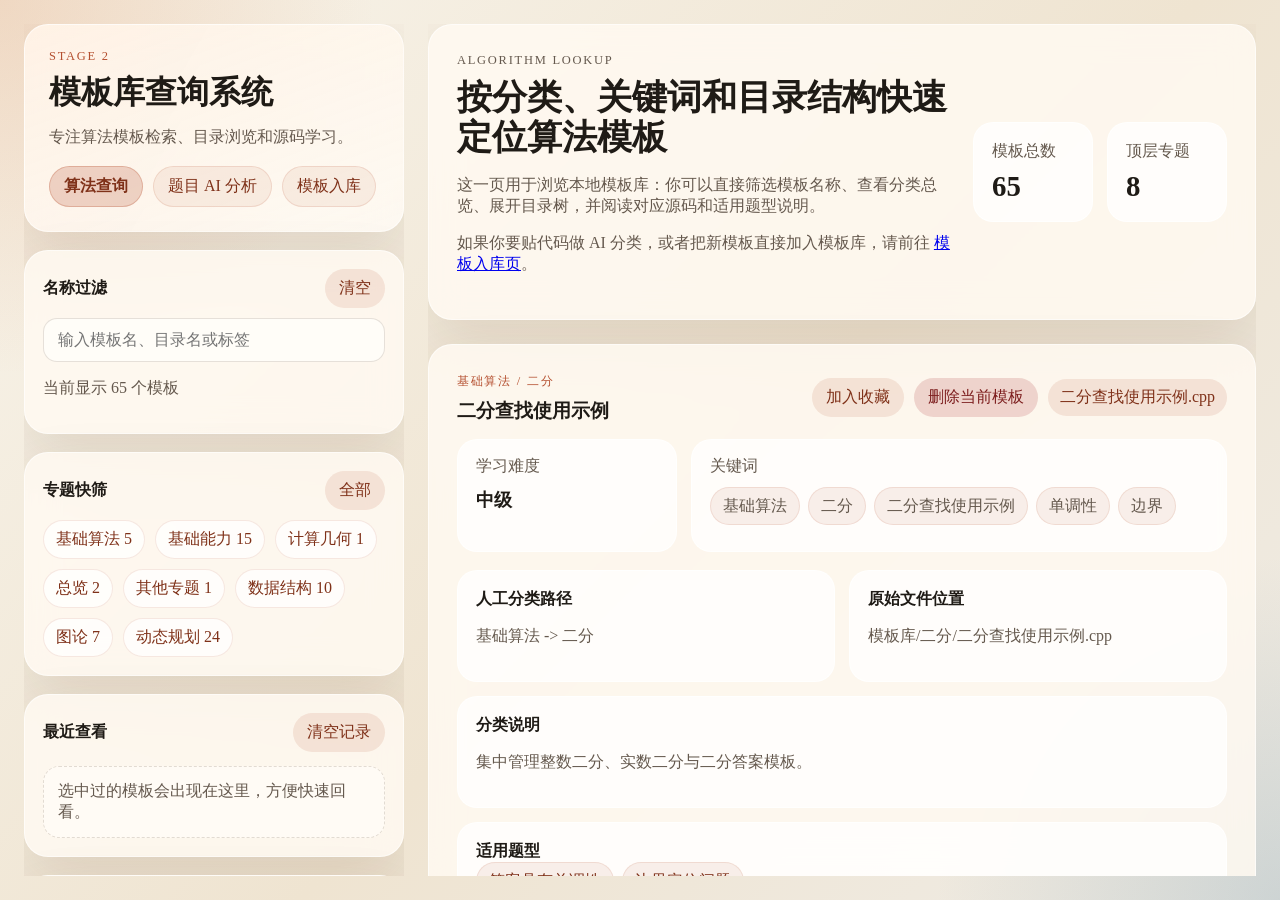
<file: web/index.html>
<!DOCTYPE html>
<html lang="zh-CN">
  <head>
    <meta charset="UTF-8" />
    <meta name="viewport" content="width=device-width, initial-scale=1.0" />
    <meta http-equiv="Cache-Control" content="no-cache, no-store, must-revalidate" />
    <meta http-equiv="Pragma" content="no-cache" />
    <meta http-equiv="Expires" content="0" />
    <title>模板库查询系统</title>
    <link rel="stylesheet" href="./styles.css?v=20260528-manage-page" />
  </head>
  <body data-page="library">
    <div class="shell">
      <aside class="sidebar">
        <div class="brand">
          <p class="eyebrow">Stage 2</p>
          <h1>模板库查询系统</h1>
          <p class="subtitle">专注算法模板检索、目录浏览和源码学习。</p>
          <div class="page-switch" aria-label="页面切换">
            <a class="page-switch-link is-active" href="./index.html">算法查询</a>
            <a class="page-switch-link" href="./ai-analysis.html">题目 AI 分析</a>
            <a class="page-switch-link" href="./template-maintenance.html">模板入库</a>
          </div>
        </div>

        <section class="panel search-panel">
          <div class="panel-title-row compact">
            <label for="keyword">名称过滤</label>
            <button id="clear-search" type="button">清空</button>
          </div>
          <input id="keyword" type="search" placeholder="输入模板名、目录名或标签" />
          <p id="result-count" class="helper"></p>
        </section>

        <section class="panel quick-filter-panel">
          <div class="panel-title-row compact">
            <h2>专题快筛</h2>
            <button id="clear-category-filter" type="button">全部</button>
          </div>
          <div id="quick-filter-root" class="quick-filter-root"></div>
        </section>

        <section class="panel recent-panel">
          <div class="panel-title-row">
            <h2>最近查看</h2>
            <button id="clear-recent" type="button">清空记录</button>
          </div>
          <div id="recent-root" class="recent-root">
            <div class="recent-empty">
              <p>选中过的模板会出现在这里，方便快速回看。</p>
            </div>
          </div>
        </section>

        <section class="panel favorite-panel">
          <div class="panel-title-row">
            <h2>我的收藏</h2>
            <button id="clear-favorites" type="button">清空收藏</button>
          </div>
          <div id="favorite-root" class="recent-root">
            <div class="recent-empty">
              <p>收藏常用模板后，可以从这里快速进入。</p>
            </div>
          </div>
        </section>

        <section class="panel summary-panel">
          <div class="panel-title-row">
            <h2>分类总览</h2>
            <button id="reset-view" type="button">重置视图</button>
          </div>
          <div id="summary-cards" class="summary-cards"></div>
        </section>

        <section class="panel tree-panel">
          <div class="panel-title-row">
            <h2>目录树</h2>
            <button id="expand-all" type="button">全部展开</button>
          </div>
          <div id="tree-root" class="tree-root"></div>
        </section>
      </aside>

      <main class="content">
        <section class="hero">
          <div>
            <p class="eyebrow">Algorithm Lookup</p>
            <h2>按分类、关键词和目录结构快速定位算法模板</h2>
            <p>
              这一页用于浏览本地模板库：你可以直接筛选模板名称、查看分类总览、展开目录树，并阅读对应源码和适用题型说明。
            </p>
            <p>
              如果你要贴代码做 AI 分类，或者把新模板直接加入模板库，请前往
              <a href="./template-maintenance.html">模板入库页</a>。
            </p>
          </div>
          <div class="hero-stats">
            <div>
              <span>模板总数</span>
              <strong id="hero-total">0</strong>
            </div>
            <div>
              <span>顶层专题</span>
              <strong id="hero-categories">0</strong>
            </div>
          </div>
        </section>

        <section id="empty-state" class="empty-state">
          <h3>从左侧选择一个模板</h3>
          <p>你可以先按目录展开浏览，也可以用名称过滤快速定位。</p>
        </section>

        <section id="detail-panel" class="detail-panel hidden">
          <div class="detail-header">
            <div>
              <p id="detail-breadcrumb" class="eyebrow"></p>
              <h3 id="detail-title"></h3>
            </div>
            <div class="detail-header-actions">
              <button id="toggle-favorite" type="button">加入收藏</button>
              <button id="delete-current-template" class="is-danger" type="button">删除当前模板</button>
              <span id="detail-tag" class="detail-tag"></span>
            </div>
          </div>

          <p id="template-action-status" class="helper detail-action-status hidden"></p>

          <div class="meta-strip">
            <div class="meta-pill">
              <span>学习难度</span>
              <strong id="detail-difficulty"></strong>
            </div>
            <div class="meta-pill wide">
              <span>关键词</span>
              <div id="detail-keywords" class="tag-list"></div>
            </div>
          </div>

          <div class="detail-grid">
            <article class="detail-card">
              <h4>人工分类路径</h4>
              <p id="detail-layers"></p>
            </article>
            <article class="detail-card">
              <h4>原始文件位置</h4>
              <p id="detail-path"></p>
            </article>
            <article class="detail-card wide">
              <h4>分类说明</h4>
              <p id="detail-note"></p>
            </article>
            <article class="detail-card wide">
              <h4>适用题型</h4>
              <div id="detail-scenarios" class="tag-list"></div>
            </article>
            <article class="detail-card wide">
              <h4>识别信号</h4>
              <div id="detail-signals" class="tag-list"></div>
            </article>
            <article class="detail-card wide">
              <h4>常见风险</h4>
              <div id="detail-risks" class="tag-list"></div>
            </article>
          </div>

          <section class="explain-panel">
            <div class="explain-header">
              <div>
                <p class="eyebrow">AI Explain</p>
                <h4>当前模板 AI 讲解</h4>
              </div>
              <button id="toggle-explanation" type="button">需要 AI 讲解</button>
            </div>

            <div id="explain-body" class="explain-body hidden">
              <div class="explain-config-row">
                <div class="explain-key-field">
                  <label for="explain-api-key">临时 API Key</label>
                  <input
                    id="explain-api-key"
                    type="password"
                    placeholder="仅保存在当前标签页，用于调用 AI 讲解"
                  />
                </div>
                <button id="run-explanation" type="button">生成当前模板讲解</button>
              </div>

              <p id="explain-status" class="helper">
                打开后可按需调用 AI。系统会结合当前模板标题、分类、标签和源码，自动识别算法并生成讲解。
              </p>

              <div id="explain-result" class="explain-result hidden">
                <article class="analysis-card">
                  <h4>算法识别</h4>
                  <p id="explain-algorithm-name"></p>
                </article>
                <article class="analysis-card">
                  <h4>一句话理解</h4>
                  <p id="explain-summary"></p>
                </article>
                <article class="analysis-card">
                  <h4>核心思路</h4>
                  <div id="explain-core-ideas" class="tag-list"></div>
                </article>
                <article class="analysis-card">
                  <h4>适用场景</h4>
                  <div id="explain-when-to-use" class="tag-list"></div>
                </article>
                <article class="analysis-card">
                  <h4>如何识别</h4>
                  <div id="explain-identify-signals" class="tag-list"></div>
                </article>
                <article class="analysis-card">
                  <h4>常见误区</h4>
                  <div id="explain-pitfalls" class="tag-list"></div>
                </article>
                <article class="analysis-card">
                  <h4>阅读建议</h4>
                  <div id="explain-reading-steps" class="tag-list"></div>
                </article>
              </div>
            </div>
          </section>

          <div class="code-toolbar">
            <div class="code-toolbar-title">
              <span>模板源码</span>
              <span id="code-status" class="code-status">编辑器视图</span>
            </div>
            <div class="code-actions">
              <button id="toggle-wrap" type="button">自动换行</button>
              <span id="code-meta" class="code-meta"></span>
              <button id="copy-code" type="button">复制代码</button>
            </div>
          </div>
          <pre id="code-block" class="code-block"><code id="detail-code"></code></pre>
        </section>
      </main>
    </div>

    <script src="./data/template-data.js?v=20260528-manage-page"></script>
    <script src="./app.js?v=20260602-ai-proxy"></script>
  </body>
</html>
</file>
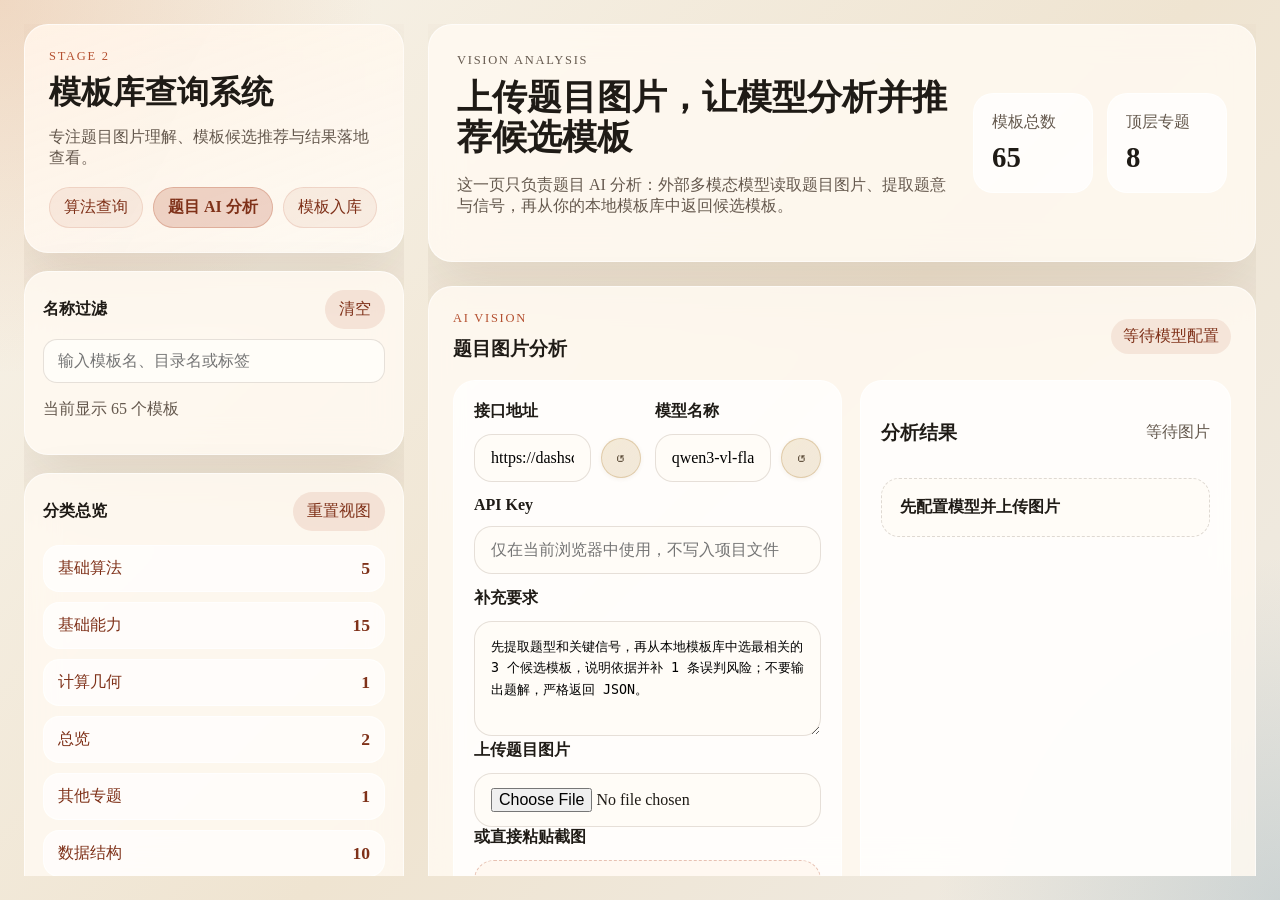
<file: web/ai-analysis.html>
<!DOCTYPE html>
<html lang="zh-CN">
  <head>
    <meta charset="UTF-8" />
    <meta name="viewport" content="width=device-width, initial-scale=1.0" />
    <meta http-equiv="Cache-Control" content="no-cache, no-store, must-revalidate" />
    <meta http-equiv="Pragma" content="no-cache" />
    <meta http-equiv="Expires" content="0" />
    <title>题目 AI 分析</title>
    <link rel="stylesheet" href="./styles.css?v=20260528-manage-page" />
  </head>
  <body data-page="ai-analysis">
    <div class="shell">
      <aside class="sidebar">
        <div class="brand">
          <p class="eyebrow">Stage 2</p>
          <h1>模板库查询系统</h1>
          <p class="subtitle">专注题目图片理解、模板候选推荐与结果落地查看。</p>
          <div class="page-switch" aria-label="页面切换">
            <a class="page-switch-link" href="./index.html">算法查询</a>
            <a class="page-switch-link is-active" href="./ai-analysis.html">题目 AI 分析</a>
            <a class="page-switch-link" href="./template-maintenance.html">模板入库</a>
          </div>
        </div>

        <section class="panel search-panel">
          <div class="panel-title-row compact">
            <label for="keyword">名称过滤</label>
            <button id="clear-search" type="button">清空</button>
          </div>
          <input id="keyword" type="search" placeholder="输入模板名、目录名或标签" />
          <p id="result-count" class="helper"></p>
        </section>

        <section class="panel summary-panel">
          <div class="panel-title-row">
            <h2>分类总览</h2>
            <button id="reset-view" type="button">重置视图</button>
          </div>
          <div id="summary-cards" class="summary-cards"></div>
        </section>

        <section class="panel tree-panel">
          <div class="panel-title-row">
            <h2>目录树</h2>
            <button id="expand-all" type="button">全部展开</button>
          </div>
          <div id="tree-root" class="tree-root"></div>
        </section>
      </aside>

      <main class="content">
        <section class="hero">
          <div>
            <p class="eyebrow">Vision Analysis</p>
            <h2>上传题目图片，让模型分析并推荐候选模板</h2>
            <p>
              这一页只负责题目 AI 分析：外部多模态模型读取题目图片、提取题意与信号，再从你的本地模板库中返回候选模板。
            </p>
          </div>
          <div class="hero-stats">
            <div>
              <span>模板总数</span>
              <strong id="hero-total">0</strong>
            </div>
            <div>
              <span>顶层专题</span>
              <strong id="hero-categories">0</strong>
            </div>
          </div>
        </section>

        <section class="recommend-panel">
          <div class="recommend-header">
            <div>
              <p class="eyebrow">AI Vision</p>
              <h3>题目图片分析</h3>
            </div>
            <span id="recommend-status" class="recommend-status">等待模型配置</span>
          </div>

          <div class="recommend-grid">
            <div class="recommend-card">
              <div class="ai-config-grid">
                <div>
                  <label for="ai-endpoint">接口地址</label>
                  <div class="input-with-reset">
                    <input id="ai-endpoint" type="url" placeholder="https://dashscope.aliyuncs.com/compatible-mode/v1/chat/completions" />
                    <button id="reset-ai-endpoint" type="button" class="inline-reset-btn" title="填入默认接口地址">↺</button>
                  </div>
                </div>
                <div>
                  <label for="ai-model">模型名称</label>
                  <div class="input-with-reset">
                    <input id="ai-model" type="text" placeholder="qwen3-vl-flash" />
                    <button id="reset-ai-model" type="button" class="inline-reset-btn" title="填入默认模型">↺</button>
                  </div>
                </div>
              </div>

              <div class="ai-config-grid single">
                <div>
                  <label for="ai-api-key">API Key</label>
                  <input id="ai-api-key" type="password" placeholder="仅在当前浏览器中使用，不写入项目文件" />
                </div>
              </div>

              <div>
                <label for="ai-extra-prompt">补充要求</label>
                <textarea
                  id="ai-extra-prompt"
                  rows="4"
                  placeholder="默认会提取题型信号，只返回 3 个候选模板，并说明依据与误判风险。"
                ></textarea>
              </div>

              <div>
                <label for="problem-image">上传题目图片</label>
                <input id="problem-image" class="file-input" type="file" accept="image/*" />
              </div>

              <div>
                <label for="paste-target">或直接粘贴截图</label>
                <div id="paste-target" class="paste-target" tabindex="0" role="button" aria-label="粘贴题目截图区域">
                  <strong>点击这里后按 Command + V</strong>
                  <span>也支持在本页任意非输入区域直接粘贴剪贴板中的图片。</span>
                </div>
              </div>

              <div>
                <label for="user-template-choice">你的模板选择（选填）</label>
                <div class="autocomplete-wrapper">
                  <input id="user-template-choice" type="text" placeholder="输入你认为适合的模板名，AI将帮你判断是否正确" autocomplete="off" />
                  <div id="template-autocomplete" class="autocomplete-dropdown hidden"></div>
                </div>
                <p class="helper">在调用AI分析前，先猜一个模板。AI除了推荐模板，还会评估你的选择是否正确并给出反馈。</p>
              </div>

              <div id="image-preview-shell" class="image-preview-shell hidden">
                <img id="image-preview" alt="题目图片预览" />
              </div>

              <p class="helper">
                建议使用支持图像输入且允许浏览器直连的 OpenAI 兼容接口。模型需要返回候选模板与推荐理由。
              </p>

              <div class="recommend-actions">
                <button id="run-recommendation" type="button">调用模型分析</button>
                <button id="clear-recommendation" type="button">清空本次分析</button>
              </div>
            </div>

            <div class="recommend-card result-card">
              <div class="panel-title-row">
                <h3>分析结果</h3>
                <span id="recommend-count" class="helper">等待图片</span>
              </div>
              <div id="analysis-summary" class="analysis-summary hidden">
                <article class="analysis-card">
                  <h4>题意概括</h4>
                  <p id="analysis-summary-text"></p>
                </article>
                <article class="analysis-card">
                  <h4>识别信号</h4>
                  <div id="analysis-signals" class="tag-list"></div>
                </article>
                <article class="analysis-card">
                  <h4>分析备注</h4>
                  <p id="analysis-caution-text"></p>
                </article>
              </div>
              <div id="recommend-results" class="recommend-results">
                <div class="recommend-empty">
                  <h4>先配置模型并上传图片</h4>
                  <p>系统会把题目图片交给外部多模态模型分析，再从本地模板库中给出候选模板。</p>
                </div>
              </div>
            </div>
          </div>
        </section>

        <!-- 学习诊断面板 -->
        <section id="diagnosis-panel" class="diagnosis-panel">
          <div class="diagnosis-header">
            <div>
              <p class="eyebrow">Learning Diagnosis</p>
              <h3>学习诊断</h3>
            </div>
            <div class="diagnosis-header-actions">
              <span id="diagnosis-status" class="recommend-status">基于历史分析记录</span>
              <button id="run-diagnosis" type="button">生成诊断报告</button>
              <button id="clear-diagnosis" type="button">清空历史</button>
            </div>
          </div>
          <div id="diagnosis-summary" class="diagnosis-summary hidden">
            <div class="diagnosis-stats">
              <div class="diagnosis-stat-card">
                <strong id="diag-total-attempts">0</strong>
                <span>总分析次数</span>
              </div>
              <div class="diagnosis-stat-card">
                <strong id="diag-correct-rate">0%</strong>
                <span>选择正确率</span>
              </div>
              <div class="diagnosis-stat-card">
                <strong id="diag-strong-categories">0</strong>
                <span>掌握专题数</span>
              </div>
              <div class="diagnosis-stat-card">
                <strong id="diag-weak-categories">0</strong>
                <span>薄弱专题数</span>
              </div>
            </div>
            <div class="diagnosis-categories" id="diagnosis-categories"></div>
            <div id="diagnosis-ai-report-shell" class="diagnosis-ai-report-shell hidden">
              <div class="panel-title-row">
                <h3>AI 深度分析报告</h3>
                <span id="diagnosis-ai-report-status" class="recommend-status">等待生成</span>
              </div>
              <div id="diagnosis-ai-report-content" class="diagnosis-ai-report-content"></div>
              <div class="diagnosis-ai-report-actions">
                <button id="regenerate-diagnosis" type="button">重新生成</button>
              </div>
            </div>
            <div class="diagnosis-history" id="diagnosis-history"></div>
          </div>
          <div id="diagnosis-empty" class="diagnosis-empty">
            <p>暂无分析历史。在题目 AI 分析中选择模板后，系统会记录你的判断与AI推荐结果的对比，用于生成诊断报告。</p>
          </div>
        </section>

        <section id="empty-state" class="empty-state">
          <h3>从左侧或候选结果中选择一个模板</h3>
          <p>你可以先用 AI 分析获得候选模板，也可以继续通过左侧目录树手动浏览。</p>
        </section>

        <section id="detail-panel" class="detail-panel hidden">
          <div class="detail-header">
            <div>
              <p id="detail-breadcrumb" class="eyebrow"></p>
              <h3 id="detail-title"></h3>
            </div>
            <span id="detail-tag" class="detail-tag"></span>
          </div>

          <div class="meta-strip">
            <div class="meta-pill">
              <span>学习难度</span>
              <strong id="detail-difficulty"></strong>
            </div>
            <div class="meta-pill wide">
              <span>关键词</span>
              <div id="detail-keywords" class="tag-list"></div>
            </div>
          </div>

          <div class="detail-grid">
            <article class="detail-card">
              <h4>人工分类路径</h4>
              <p id="detail-layers"></p>
            </article>
            <article class="detail-card">
              <h4>原始文件位置</h4>
              <p id="detail-path"></p>
            </article>
            <article class="detail-card wide">
              <h4>分类说明</h4>
              <p id="detail-note"></p>
            </article>
            <article class="detail-card wide">
              <h4>适用题型</h4>
              <div id="detail-scenarios" class="tag-list"></div>
            </article>
            <article class="detail-card wide">
              <h4>识别信号</h4>
              <div id="detail-signals" class="tag-list"></div>
            </article>
            <article class="detail-card wide">
              <h4>常见风险</h4>
              <div id="detail-risks" class="tag-list"></div>
            </article>
          </div>

          <div class="code-toolbar">
            <div class="code-toolbar-title">
              <span>模板源码</span>
              <span id="code-status" class="code-status">编辑器视图</span>
            </div>
            <div class="code-actions">
              <button id="toggle-wrap" type="button">自动换行</button>
              <span id="code-meta" class="code-meta"></span>
              <button id="copy-code" type="button">复制代码</button>
            </div>
          </div>
          <pre id="code-block" class="code-block"><code id="detail-code"></code></pre>
        </section>
      </main>
    </div>

    <script src="./data/template-data.js?v=20260528-manage-page"></script>
    <script src="./app.js?v=20260602-ai-proxy"></script>
  </body>
</html>
</file>
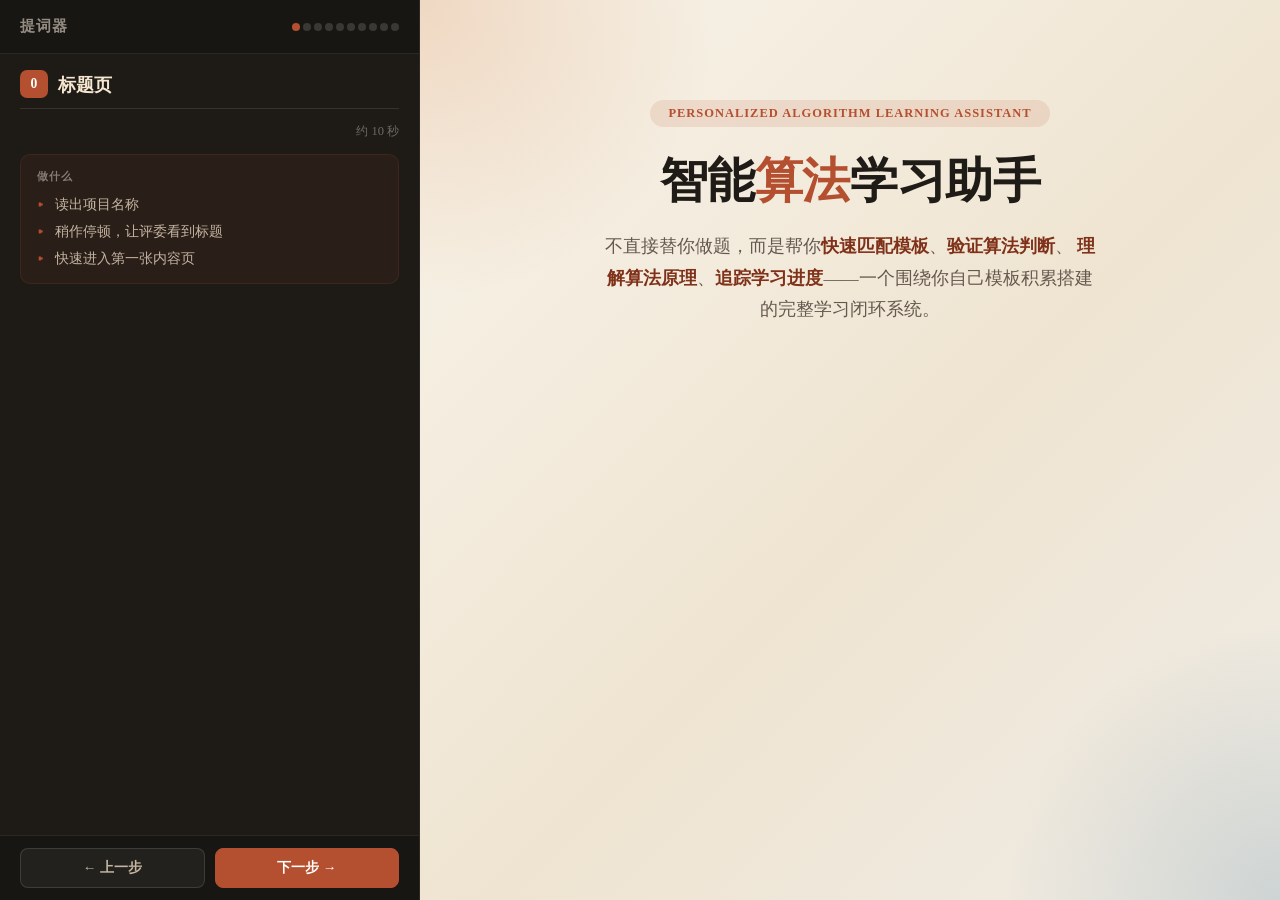
<file: web/defense.html>
<!DOCTYPE html>
<html lang="zh-CN">
<head>
  <meta charset="UTF-8" />
  <meta name="viewport" content="width=device-width, initial-scale=1.0" />
  <meta http-equiv="Cache-Control" content="no-cache, no-store, must-revalidate" />
  <meta http-equiv="Pragma" content="no-cache" />
  <meta http-equiv="Expires" content="0" />
  <title>答辩页 · 智能算法学习助手</title>
  <link rel="stylesheet" href="./styles.css?v=20260603-defense" />
  <style>
    html, body { height: 100%; margin: 0; overflow: hidden; }
    body { font-family: "Noto Serif SC", "Source Han Serif SC", serif; }

    .defense-shell {
      display: grid;
      grid-template-columns: 420px 1fr;
      height: 100vh;
      overflow: hidden;
    }

    /* ── 左侧：提词器 ── */
    .teleprompter {
      display: flex;
      flex-direction: column;
      background: #1e1b17;
      color: #e8dccf;
      border-right: 1px solid rgba(255,255,255,0.06);
      overflow: hidden;
    }

    .teleprompter-header {
      padding: 16px 20px;
      border-bottom: 1px solid rgba(255,255,255,0.08);
      display: flex;
      align-items: center;
      justify-content: space-between;
      background: rgba(0,0,0,0.2);
    }

    .teleprompter-header h2 {
      margin: 0;
      font-size: 0.95rem;
      font-weight: 700;
      letter-spacing: 0.05em;
      text-transform: uppercase;
      color: rgba(232, 220, 207, 0.6);
    }

    .step-indicator {
      display: flex;
      gap: 3px;
    }

    .step-dot {
      width: 8px; height: 8px;
      border-radius: 50%;
      background: rgba(255,255,255,0.15);
      transition: background 0.2s;
      cursor: pointer;
    }

    .step-dot.active { background: var(--accent); }

    .teleprompter-steps {
      flex: 1;
      overflow-y: auto;
      padding: 16px 20px;
      display: flex;
      flex-direction: column;
      gap: 16px;
    }

    .teleprompter-step {
      display: none;
      flex-direction: column;
      gap: 14px;
    }

    .teleprompter-step.active { display: flex; }

    .teleprompter-step .step-title {
      font-size: 1.15rem;
      font-weight: 700;
      color: #f5e6d0;
      padding-bottom: 10px;
      border-bottom: 1px solid rgba(255,255,255,0.1);
      display: flex;
      align-items: center;
      gap: 10px;
    }

    .step-title .step-num {
      display: inline-flex;
      align-items: center;
      justify-content: center;
      width: 28px; height: 28px;
      border-radius: 7px;
      background: var(--accent);
      color: #fff;
      font-size: 0.85rem;
      font-weight: 800;
      flex-shrink: 0;
    }

    .speech-bubble {
      background: rgba(255,255,255,0.04);
      border-left: 3px solid var(--accent);
      border-radius: 0 10px 10px 0;
      padding: 14px 18px;
      font-size: 0.95rem;
      line-height: 1.85;
      color: #ddd6cc;
    }

    .speech-bubble strong {
      color: #f5a97f;
    }

    .action-hints {
      background: rgba(180, 79, 47, 0.08);
      border: 1px solid rgba(180, 79, 47, 0.15);
      border-radius: 10px;
      padding: 14px 16px;
    }

    .action-hints .hint-label {
      font-size: 0.7rem;
      font-weight: 800;
      letter-spacing: 0.08em;
      text-transform: uppercase;
      color: rgba(232, 220, 207, 0.5);
      margin-bottom: 10px;
    }

    .action-hints ul {
      list-style: none;
      padding: 0;
      margin: 0;
      display: flex;
      flex-direction: column;
      gap: 6px;
    }

    .action-hints li {
      font-size: 0.85rem;
      color: #c4b5a1;
      padding-left: 18px;
      position: relative;
      line-height: 1.55;
    }

    .action-hints li::before {
      content: "▸";
      position: absolute;
      left: 0;
      color: var(--accent);
      font-weight: 700;
    }

    .key-tag {
      display: inline-flex;
      align-items: center;
      padding: 4px 10px;
      border-radius: 14px;
      font-size: 0.75rem;
      font-weight: 700;
      background: rgba(180, 79, 47, 0.15);
      color: #f5a97f;
      margin-right: 6px;
      margin-bottom: 4px;
    }

    .teleprompter-controls {
      padding: 12px 20px;
      border-top: 1px solid rgba(255,255,255,0.08);
      display: flex;
      gap: 10px;
      background: rgba(0,0,0,0.2);
    }

    .teleprompter-controls button {
      flex: 1;
      padding: 10px 0;
      border: 1px solid rgba(255,255,255,0.12);
      border-radius: 8px;
      background: rgba(255,255,255,0.05);
      color: #c4b5a1;
      cursor: pointer;
      font-size: 0.85rem;
      font-weight: 600;
      transition: all 0.15s;
    }

    .teleprompter-controls button:hover {
      background: rgba(255,255,255,0.1);
      color: #f5e6d0;
    }

    .teleprompter-controls button.primary {
      background: var(--accent);
      border-color: var(--accent);
      color: #fff;
    }

    .step-time-hint {
      font-size: 0.78rem;
      color: rgba(232, 220, 207, 0.4);
      text-align: right;
    }

    /* ── 右侧：展示面 ── */
    .showcase-panel {
      overflow-y: auto;
      overflow-x: hidden;
      background:
        radial-gradient(circle at top left, rgba(214, 133, 74, 0.25), transparent 24%),
        radial-gradient(circle at bottom right, rgba(72, 116, 138, 0.2), transparent 22%),
        linear-gradient(135deg, #f8f4eb, #efe4d1 55%, #efece6);
    }

    .slide {
      display: none;
      max-width: 860px;
      margin: 0 auto;
      padding: 48px 36px 80px;
    }

    .slide.active { display: block; }

    /* ── Slide：标题页 ── */
    .slide-title {
      text-align: center;
      padding-top: 100px;
    }

    .slide-title .project-badge {
      display: inline-block;
      padding: 6px 18px;
      border-radius: 24px;
      font-size: 0.78rem;
      font-weight: 700;
      letter-spacing: 0.08em;
      text-transform: uppercase;
      background: var(--accent-soft);
      color: var(--accent);
      margin-bottom: 24px;
    }

    .slide-title h1 {
      font-size: 3rem;
      font-weight: 800;
      color: var(--text);
      letter-spacing: -0.01em;
      margin: 0 0 20px;
      line-height: 1.25;
    }

    .slide-title h1 span { color: var(--accent); }

    .slide-title .slide-desc {
      font-size: 1.1rem;
      color: var(--muted);
      max-width: 500px;
      margin: 0 auto;
      line-height: 1.8;
    }

    .slide-title .slide-desc strong { color: var(--accent-strong); }

    /* ── Slide：章节标题 ── */
    .slide-section {
      text-align: center;
      padding-top: 80px;
    }

    .slide-section .section-num {
      font-size: 5rem;
      font-weight: 800;
      color: var(--accent-soft);
      opacity: 0.5;
      line-height: 1;
    }

    .slide-section h2 {
      font-size: 2rem;
      font-weight: 800;
      color: var(--text);
      margin: 10px 0 16px;
    }

    .slide-section p {
      font-size: 1.02rem;
      color: var(--muted);
      max-width: 480px;
      margin: 0 auto;
      line-height: 1.7;
    }

    /* ── Slide cards ── */
    .slide-pain-grid {
      display: grid;
      grid-template-columns: repeat(2, 1fr);
      gap: 16px;
      margin-top: 24px;
    }

    .slide-pain-card {
      background: var(--panel);
      border: 1px solid var(--line);
      border-radius: 16px;
      padding: 22px 20px;
      text-align: center;
    }

    .slide-pain-card .pain-emoji { font-size: 2rem; margin-bottom: 8px; }
    .slide-pain-card h4 { font-size: 0.95rem; font-weight: 700; margin: 0 0 6px; color: var(--text); }
    .slide-pain-card p { font-size: 0.84rem; color: var(--muted); margin: 0; line-height: 1.55; }

    .slide-compare-row {
      display: grid;
      grid-template-columns: 1fr 1fr;
      gap: 16px;
      margin-top: 24px;
    }

    .slide-compare-box {
      border-radius: 18px;
      padding: 28px 24px;
      text-align: center;
    }

    .slide-compare-box.old {
      background: rgba(130, 110, 90, 0.06);
      border: 1px dashed var(--line);
    }

    .slide-compare-box.new {
      background: var(--accent-soft);
      border: 1px solid rgba(180, 79, 47, 0.18);
    }

    .slide-compare-box h4 { font-size: 1.05rem; font-weight: 700; margin: 0 0 8px; }
    .slide-compare-box.old h4 { color: var(--muted); }
    .slide-compare-box.new h4 { color: var(--accent); }

    .slide-compare-box ul { list-style: none; padding: 0; margin: 0; text-align: left; display: inline-block; }
    .slide-compare-box li { padding: 4px 0; font-size: 0.88rem; color: var(--muted); line-height: 1.5; }

    .slide-cap-grid {
      display: grid;
      grid-template-columns: repeat(auto-fill, minmax(200px, 1fr));
      gap: 14px;
      margin-top: 24px;
    }

    .slide-cap-card {
      background: var(--panel);
      border: 1px solid var(--line);
      border-radius: 16px;
      padding: 24px 18px;
      text-align: center;
      position: relative;
      overflow: hidden;
    }

    .slide-cap-card::before {
      content: "";
      position: absolute;
      top: 0; left: 0; right: 0;
      height: 3px;
    }

    .slide-cap-card:nth-child(1)::before { background: linear-gradient(90deg, #3a6b82, #5a9fb8); }
    .slide-cap-card:nth-child(2)::before { background: linear-gradient(90deg, #7a5a28, #b8963e); }
    .slide-cap-card:nth-child(3)::before { background: linear-gradient(90deg, #2f6b4f, #4da87a); }
    .slide-cap-card:nth-child(4)::before { background: linear-gradient(90deg, #7a3f64, #b85a8a); }
    .slide-cap-card:nth-child(5)::before { background: linear-gradient(90deg, #c06a2f, #e89a5a); }

    .slide-cap-card .cap-emoji { font-size: 2rem; margin-bottom: 10px; }
    .slide-cap-card h4 { font-size: 0.95rem; font-weight: 700; margin: 0 0 6px; color: var(--text); }
    .slide-cap-card p { font-size: 0.82rem; color: var(--muted); margin: 0; line-height: 1.55; }

    .slide-flow-row {
      display: flex;
      gap: 0;
      align-items: stretch;
      margin-top: 24px;
    }

    .slide-flow-step {
      flex: 1;
      background: var(--panel);
      border: 1px solid var(--line);
      border-radius: 18px;
      padding: 20px 12px;
      text-align: center;
      position: relative;
      z-index: 0;
    }

    .slide-flow-step + .slide-flow-step { margin-left: -6px; }

    .slide-flow-step .flow-num {
      width: 30px; height: 30px;
      border-radius: 50%;
      background: var(--accent);
      color: #fff;
      font-weight: 800;
      font-size: 0.85rem;
      display: inline-flex;
      align-items: center;
      justify-content: center;
      margin-bottom: 8px;
    }

    .slide-flow-step h4 { font-size: 0.88rem; font-weight: 700; margin: 0 0 4px; color: var(--text); }
    .slide-flow-step p { font-size: 0.78rem; color: var(--muted); margin: 0; line-height: 1.5; }

    .slide-ai-grid {
      display: grid;
      grid-template-columns: repeat(4, 1fr);
      gap: 14px;
      margin-top: 24px;
    }

    .slide-ai-card {
      background: var(--panel);
      border: 1px solid var(--line);
      border-radius: 14px;
      padding: 20px 14px;
      text-align: center;
    }

    .slide-ai-card .ai-emoji { font-size: 1.8rem; margin-bottom: 8px; }
    .slide-ai-card h4 { font-size: 0.88rem; font-weight: 700; margin: 0 0 4px; color: var(--text); }
    .slide-ai-card p { font-size: 0.78rem; color: var(--muted); margin: 0; line-height: 1.5; }

    .slide-stats-bar {
      display: flex;
      gap: 18px;
      flex-wrap: wrap;
      justify-content: center;
      margin-top: 28px;
    }

    .slide-stat-item {
      background: var(--panel);
      border: 1px solid var(--line);
      border-radius: 16px;
      padding: 16px 24px;
      text-align: center;
      min-width: 100px;
    }

    .slide-stat-item .stat-num {
      font-size: 1.8rem;
      font-weight: 800;
      color: var(--accent);
      line-height: 1.1;
    }

    .slide-stat-item .stat-label { font-size: 0.78rem; color: var(--muted); margin-top: 4px; }

    .slide-loop-banner {
      background: var(--accent-soft);
      border: 1px solid rgba(180, 79, 47, 0.18);
      border-radius: 16px;
      padding: 32px;
      text-align: center;
      margin-top: 28px;
    }

    .slide-loop-banner .loop-icon { font-size: 3rem; margin-bottom: 12px; }
    .slide-loop-banner h3 { font-size: 1.4rem; font-weight: 800; margin: 0 0 8px; color: var(--text); }
    .slide-loop-banner p { font-size: 0.95rem; color: var(--muted); margin: 0; line-height: 1.7; }

    .slide-thank {
      text-align: center;
      padding-top: 120px;
    }

    .slide-thank h2 {
      font-size: 2.4rem;
      font-weight: 800;
      color: var(--text);
      margin: 0 0 20px;
    }

    .slide-thank .thank-desc {
      font-size: 1rem;
      color: var(--muted);
      line-height: 1.8;
    }

    /* ── Slide footer ── */
    .slide-footer-bar {
      position: fixed;
      bottom: 0;
      right: 24px;
      display: flex;
      gap: 10px;
      padding: 10px 0;
      z-index: 10;
    }

    .slide-footer-bar button {
      padding: 8px 16px;
      border: 1px solid var(--line);
      border-radius: 8px;
      background: var(--panel-strong);
      color: var(--accent-strong);
      cursor: pointer;
      font-size: 0.8rem;
      font-weight: 600;
      transition: all 0.15s;
      box-shadow: var(--shadow);
    }

    .slide-footer-bar button:hover {
      background: var(--accent-soft);
    }

    .slide-page-num {
      position: fixed;
      bottom: 14px;
      left: 24px;
      font-size: 0.78rem;
      color: var(--muted);
      z-index: 10;
    }

    @media (max-width: 960px) {
      .defense-shell {
        grid-template-columns: 1fr;
      }

      .teleprompter {
        max-height: 45vh;
      }

      .slide-ai-grid {
        grid-template-columns: repeat(2, 1fr);
      }

      .slide-flow-row {
        flex-wrap: wrap;
        gap: 10px;
      }

      .slide-flow-step + .slide-flow-step {
        margin-left: 0;
      }
    }
  </style>
</head>
<body>

<div class="defense-shell">

  <!-- ═══════════════════════ 左侧：提词器 ═══════════════════════ -->
  <aside class="teleprompter">
    <div class="teleprompter-header">
      <h2>提词器</h2>
      <div class="step-indicator" id="stepDots">
        <span class="step-dot active" data-step="0"></span>
        <span class="step-dot" data-step="1"></span>
        <span class="step-dot" data-step="2"></span>
        <span class="step-dot" data-step="3"></span>
        <span class="step-dot" data-step="4"></span>
        <span class="step-dot" data-step="5"></span>
        <span class="step-dot" data-step="6"></span>
        <span class="step-dot" data-step="7"></span>
        <span class="step-dot" data-step="8"></span>
        <span class="step-dot" data-step="9"></span>
      </div>
    </div>

    <div class="teleprompter-steps" id="teleprompterSteps">

      <!-- Step 0: 标题 -->
      <div class="teleprompter-step active" data-step="0">
        <div class="step-title"><span class="step-num">0</span> 标题页</div>
        <div class="step-time-hint">约 10 秒</div>
        <div class="action-hints">
          <div class="hint-label">做什么</div>
          <ul>
            <li>读出项目名称</li>
            <li>稍作停顿，让评委看到标题</li>
            <li>快速进入第一张内容页</li>
          </ul>
        </div>
      </div>

      <!-- Step 1: 开场 -->
      <div class="teleprompter-step" data-step="1">
        <div class="step-title"><span class="step-num">1</span> 开场 —— 问题与定位</div>
        <div class="step-time-hint">约 55 秒</div>
        <div class="speech-bubble">
          大家好，我这个项目叫<strong>"个性化算法学习助手"</strong>。<br><br>
          作为一个<strong>算法竞赛学习者</strong>，我很清楚一件事：算法能力的提升需要长时间积累，在这个过程中，<strong>拥有自己的模板库是必须的</strong>。<br><br>
          但在实际做题时，我遇到了一个具体的障碍：模板积累了不少，可真面对题目时，却很难快速判断它属于哪一类算法，没法第一时间调出对应模板。模板分散在本地文件夹里，翻找效率很低，也根本不知道这个模板适合什么题、有什么常见坑。<br><br>
          所以我真正需要的是一个<strong>按照题意快速匹配模板、并且能讲解为什么适用</strong>的功能——不是让AI直接替我做题，而是把自己的模板库整理成<strong>可查询、可解释、可维护</strong>的学习系统。
        </div>
        <div class="action-hints">
          <div class="hint-label">做什么</div>
          <ul>
            <li>点出四个关键词：<strong>查询、验证、诊断、维护</strong></li>
          </ul>
        </div>
        <div><span class="key-tag">核心：围绕个人模板库的学习系统</span><span class="key-tag">AI是辅助，不是替代</span></div>
      </div>

      <!-- Step 2: 查询页 -->
      <div class="teleprompter-step" data-step="2">
        <div class="step-title"><span class="step-num">2</span> 算法查询页</div>
        <div class="step-time-hint">约 1分10秒</div>
        <div class="speech-bubble">
          先看<strong>算法查询页</strong>，整个系统的主入口。<br><br>
          左边是模板目录树——这里建立了<strong>展示层分类</strong>，按学习理解方式重新组织。我点开dijkstra模板，右侧可以看到<strong>人工分类路径、学习难度、适用题型、识别信号、常见风险</strong>。这些标签让模板从"一段代码"变成了<strong>"一个带解释的学习条目"</strong>。源码做了C++语法高亮，支持一键复制。还有专题快筛、名称过滤、最近查看和收藏。
        </div>
        <div class="action-hints">
          <div class="hint-label">做什么</div>
          <ul>
            <li>切到<strong>算法查询页</strong></li>
            <li>展开"图论"，点击 <strong>dijkstra+链式前向星</strong></li>
            <li>逐一指出分类路径、难度、适用题型、识别信号、风险</li>
            <li>展示源码高亮 + 专题快筛 + 名称过滤</li>
          </ul>
        </div>
        <div><span class="key-tag">重点：标签让模板变成学习条目</span></div>
      </div>

      <!-- Step 3: AI讲解 -->
      <div class="teleprompter-step" data-step="3">
        <div class="step-title"><span class="step-num">3</span> AI 讲解</div>
        <div class="step-time-hint">约 50秒</div>
        <div class="speech-bubble">
          看AI怎么参与——查询页里有<strong>"当前模板AI讲解"</strong>功能，<strong>按需触发</strong>，不是默认自动调。AI读取当前模板的标题、分类、标签和完整源码，自动识别算法，从<strong>核心思路、适用场景、识别信号、常见误区、阅读建议</strong>几个维度讲解。<br><br>
          AI角色是<strong>"辅助解释模板"</strong>，不替代模板库。API Key只存在当前标签页session里，<strong>不会写入项目文件</strong>。
        </div>
        <div class="action-hints">
          <div class="hint-label">做什么</div>
          <ul>
            <li>保持dijkstra选中，点击 <strong>"需要AI讲解"</strong></li>
            <li>强调：<strong>按需触发，不是自动调用</strong></li>
            <li>点击"生成当前模板讲解"，展示返回结果</li>
          </ul>
        </div>
        <div><span class="key-tag">AI辅助理解，不替代</span><span class="key-tag">API Key仅存session</span></div>
      </div>

      <!-- Step 4: 题目分析 -->
      <div class="teleprompter-step" data-step="4">
        <div class="step-title"><span class="step-num">4</span> 题目AI分析 + 用户验证</div>
        <div class="step-time-hint">约 1分10秒</div>
        <div class="speech-bubble">
          题目AI分析页解决更前置的问题——"连应该看哪个模板都不知道"。<br><br>
          支持<strong>上传题目图片或粘贴截图</strong>，多模态模型理解题意、提取信号，从<strong>本地模板库</strong>中给出候选模板，而不是直接生成题解。<br><br>
          关键设计：分析前可以先<strong>输入自己猜测的模板名</strong>。AI不仅推荐候选，还会<strong>判断我的选择是否正确</strong>，指出混淆概念——这是<strong>"我先判断，AI来验证"</strong>的互动模式。<br><br>
          每次判断结果自动记录，用于后续学习诊断。
        </div>
        <div class="action-hints">
          <div class="hint-label">做什么</div>
          <ul>
            <li>切到<strong>题目AI分析页</strong>，粘贴题目截图</li>
            <li>在"你的模板选择"中输入猜测的模板名</li>
            <li><strong>故意猜错</strong>来演示AI纠错</li>
            <li>点击"调用模型分析"，展示验证结果</li>
          </ul>
        </div>
        <div><span class="key-tag">先判断后验证</span><span class="key-tag">故意猜错演示纠错</span></div>
      </div>

      <!-- Step 5: 学习诊断 -->
      <div class="teleprompter-step" data-step="5">
        <div class="step-title"><span class="step-num">5</span> 学习诊断</div>
        <div class="step-time-hint">约 45秒</div>
        <div class="speech-bubble">
          单次分析只能解决一道题，我需要<strong>持续追踪算法掌握情况</strong>。<br><br>
          分析页下方有<strong>学习诊断面板</strong>，自动累计每次分析结果，按专题统计正确率——<strong>总分析次数、选择正确率、掌握专题数、薄弱专题数</strong>。每个专题有独立进度条，绿色掌握良好（>70%），红色需要加强（<50%）。<br><br>
          点击<strong>"生成诊断报告"</strong>，AI生成了<strong>整体评估、强项、弱项、建议、趋势</strong>五部分报告，分析薄弱原因——<strong>概念混淆、推理断层还是迁移困难</strong>。<br><br>
          这样"输入→分析→尝试→验证→诊断"就串成了完整的<strong>学习闭环</strong>。
        </div>
        <div class="action-hints">
          <div class="hint-label">做什么</div>
          <ul>
            <li>滚动到学习诊断面板，展示四个统计卡片</li>
            <li>展示各专题进度条</li>
            <li>点击"生成诊断报告"</li>
            <li>指出AI区分三种错误类型</li>
          </ul>
        </div>
        <div><span class="key-tag">持续性学习追踪</span><span class="key-tag">AI区分三种错因</span></div>
      </div>

      <!-- Step 6: 模板入库 -->
      <div class="teleprompter-step" data-step="6">
        <div class="step-title"><span class="step-num">6</span> 模板维护闭环</div>
        <div class="step-time-hint">约 40秒</div>
        <div class="speech-bubble">
          最后看模板维护能力。<br><br>
          在模板入库页，粘贴C++代码或上传cpp文件，点击"智能分类"，AI判断这段代码最接近哪个专题，自动给出<strong>候选匹配、建议文件名和存放目录</strong>。<br><br>
          点击"加入模板库"，直接<strong>写入本地模板库文件夹</strong>，查询列表同步刷新。加错了回到查询页选中，点"删除当前模板"即可，同时清理AI元数据。<br><br>
          <strong>模板新增→分类→入库→查询→删除纠错</strong>，完整维护闭环。
        </div>
        <div class="action-hints">
          <div class="hint-label">做什么</div>
          <ul>
            <li>切到模板入库页</li>
            <li>粘贴C++代码，点击智能分类</li>
            <li>点击"加入模板库"</li>
            <li>切回查询页，找到入库模板 → 删除纠错</li>
          </ul>
        </div>
        <div><span class="key-tag">网页内直接写文件</span></div>
      </div>

      <!-- Step 7: 总结 -->
      <div class="teleprompter-step" data-step="7">
        <div class="step-title"><span class="step-num">7</span> 总结收尾</div>
        <div class="step-time-hint">约 30秒</div>
        <div class="speech-bubble">
          总结核心思路：<br><br>
          我没有把AI用成"直接解题器"，而是让它分别在<strong>四个关键节点</strong>起作用——题目理解时定位候选模板、用户判断后验证选择、找到模板后讲解原理、积累数据后诊断薄弱环节。<br><br>
          模板库是主体，AI是辅助，这让系统更稳定可控。<br><br>
          整个项目形成了<strong>"输入→分析→尝试→验证→诊断→改进"</strong>的完整学习闭环，通过<strong>一键脚本启动</strong>，本地完整演示。谢谢大家。
        </div>
        <div class="action-hints">
          <div class="hint-label">做什么</div>
          <ul>
            <li>回到标题页做总结</li>
            <li>强调四个AI角色和完整闭环</li>
            <li>说明一键启动</li>
            <li>致谢，等待提问</li>
          </ul>
        </div>
        <div><span class="key-tag">AI四角色</span><span class="key-tag">完整学习闭环</span><span class="key-tag">一键启动</span></div>
      </div>

      <!-- Step 8: AI角色总览 -->
      <div class="teleprompter-step" data-step="8">
        <div class="step-title"><span class="step-num">8</span> AI 四角色 · 数据总览</div>
        <div class="step-time-hint">备选 / 用于回答问题</div>
        <div class="speech-bubble">
          这张是AI在项目中的四个角色和数据总览，可以在回答评委问题时快速切换到相应话题。<br><br>
          AI的四个角色：<strong>题目理解、用户验证、模板讲解、分类维护与诊断</strong>。<br>
          项目覆盖<strong>6+顶层专题、50+算法模板</strong>，具备<strong>5大功能模块</strong>（查询浏览、AI讲解、题目分析+验证、学习诊断、模板维护）。
        </div>
        <div class="action-hints">
          <div class="hint-label">做什么</div>
          <ul>
            <li>根据评委提问灵活切换</li>
            <li>可以指向具体AI角色卡片</li>
            <li>可以引用数据（50+模板、5功能模块）</li>
          </ul>
        </div>
      </div>

      <!-- Step 9: 致谢 -->
      <div class="teleprompter-step" data-step="9">
        <div class="step-title"><span class="step-num">9</span> 致谢</div>
        <div class="step-time-hint">结束页</div>
        <div class="speech-bubble">
          以上是我的项目汇报。<br><br>
          感谢各位老师的时间。如果对项目的任何部分有疑问，我很乐意进一步解释。
        </div>
      </div>
    </div>

    <div class="teleprompter-controls">
      <button id="btnPrev">← 上一步</button>
      <button id="btnNext" class="primary">下一步 →</button>
    </div>
  </aside>

  <!-- ═══════════════════════ 右侧：展示面 ═══════════════════════ -->
  <main class="showcase-panel" id="showcasePanel">

    <!-- Slide 0: 标题页 -->
    <div class="slide slide-title active" data-step="0">
      <div class="project-badge">Personalized Algorithm Learning Assistant</div>
      <h1>智能<span>算法</span>学习助手</h1>
      <div class="slide-desc">
        不直接替你做题，而是帮你<strong>快速匹配模板</strong>、<strong>验证算法判断</strong>、
        <strong>理解算法原理</strong>、<strong>追踪学习进度</strong>——一个围绕你自己模板积累搭建的完整学习闭环系统。
      </div>
    </div>

    <!-- Slide 1: 开场 -->
    <div class="slide" data-step="1">
      <div class="slide-section">
        <div class="section-num">01</div>
        <h2>问题与定位</h2>
        <p>算法学习者的真实困境：模板散乱、查找低效、不会迁移、缺少追踪</p>
      </div>
      <div class="slide-pain-grid">
        <div class="slide-pain-card">
          <div class="pain-emoji">&#x1F4C2;</div>
          <h4>模板散乱，查找低效</h4>
          <p>几十个 cpp 文件分散在本地文件夹里，没有统一检索入口</p>
        </div>
        <div class="slide-pain-card">
          <div class="pain-emoji">&#x2753;</div>
          <h4>文件名看不出"怎么用"</h4>
          <p>不知道适合什么题、有什么坑、和题目有什么关系</p>
        </div>
        <div class="slide-pain-card">
          <div class="pain-emoji">&#x1F9E9;</div>
          <h4>题 &rarr; 模板匹配靠直觉</h4>
          <p>"这题好像见过"，缺少按题意快速匹配模板的工具</p>
        </div>
        <div class="slide-pain-card">
          <div class="pain-emoji">&#x1F4CA;</div>
          <h4>错在哪里说不清</h4>
          <p>无法系统性追踪哪些算法类别上反复失误</p>
        </div>
      </div>
    </div>

    <!-- Slide 2: 查询页 -->
    <div class="slide" data-step="2">
      <div class="slide-section">
        <div class="section-num">02</div>
        <h2>算法查询页</h2>
        <p>分层分类树 + 关键词搜索 + 源码高亮 + 元信息标签</p>
      </div>
      <div class="slide-compare-row">
        <div class="slide-compare-box old">
          <h4>&#x274C; 传统方式</h4>
          <ul>
            <li>手动翻文件夹找模板</li>
            <li>文件名和代码分离，无标签</li>
            <li>做题时凭感觉选算法</li>
            <li>做完题只知道对错</li>
            <li>复习全靠自己回忆</li>
          </ul>
        </div>
        <div class="slide-compare-box new">
          <h4>&#x2705; 本系统</h4>
          <ul>
            <li>分类树 + 关键词搜索，秒定位</li>
            <li>每个模板带适用题型/识别信号/风险</li>
            <li>上传题目图片，AI推荐+验证选择</li>
            <li>自动记录判断，按专题统计正确率</li>
            <li>AI生成个性化诊断报告</li>
          </ul>
        </div>
      </div>
    </div>

    <!-- Slide 3: AI讲解 -->
    <div class="slide" data-step="3">
      <div class="slide-section">
        <div class="section-num">03</div>
        <h2>AI 模板讲解</h2>
        <p>按需触发 · 自动识别算法 · 六维讲解</p>
      </div>
      <div class="slide-cap-grid">
        <div class="slide-cap-card">
          <div class="cap-emoji">&#x1F9E0;</div>
          <h4>核心思路</h4>
          <p>算法解决什么问题的本质逻辑</p>
        </div>
        <div class="slide-cap-card">
          <div class="cap-emoji">&#x1F3AF;</div>
          <h4>适用场景</h4>
          <p>什么题型/数据范围下应该考虑</p>
        </div>
        <div class="slide-cap-card">
          <div class="cap-emoji">&#x1F50D;</div>
          <h4>识别信号</h4>
          <p>题目中哪些关键词提示使用该算法</p>
        </div>
        <div class="slide-cap-card">
          <div class="cap-emoji">&#x26A0;&#xFE0F;</div>
          <h4>常见误区</h4>
          <p>最容易踩的坑和边界条件</p>
        </div>
        <div class="slide-cap-card">
          <div class="cap-emoji">&#x1F4D6;</div>
          <h4>阅读建议</h4>
          <p>源码应该从哪里看起、先看什么</p>
        </div>
        <div class="slide-cap-card">
          <div class="cap-emoji">&#x1F4CB;</div>
          <h4>算法识别</h4>
          <p>自动识别模板对应的算法/数据结构</p>
        </div>
      </div>
    </div>

    <!-- Slide 4: 题目分析 -->
    <div class="slide" data-step="4">
      <div class="slide-section">
        <div class="section-num">04</div>
        <h2>题目AI分析 + 用户验证</h2>
        <p>多模态理解题意 &rarr; 本地模板库推荐 &rarr; 先判断再验证</p>
      </div>
      <div class="slide-cap-grid">
        <div class="slide-cap-card">
          <div class="cap-emoji">&#x1F4F8;</div>
          <h4>图片上传 / 截图粘贴</h4>
          <p>支持上传题目图片或直接粘贴剪贴板截图</p>
        </div>
        <div class="slide-cap-card">
          <div class="cap-emoji">&#x1F9E0;</div>
          <h4>题意提取+信号识别</h4>
          <p>多模态模型先理解题意再提取关键算法信号</p>
        </div>
        <div class="slide-cap-card">
          <div class="cap-emoji">&#x1F4CB;</div>
          <h4>候选模板推荐</h4>
          <p>从本地模板库返回TOP候选，带置信度和推荐理由</p>
        </div>
        <div class="slide-cap-card">
          <div class="cap-emoji">&#x2705;</div>
          <h4>用户选择验证</h4>
          <p>先猜个模板名，AI判断正误并指出混淆概念</p>
        </div>
      </div>
    </div>

    <!-- Slide 5: 学习诊断 -->
    <div class="slide" data-step="5">
      <div class="slide-section">
        <div class="section-num">05</div>
        <h2>学习诊断与反馈</h2>
        <p>自动累计 &rarr; 专题统计 &rarr; AI深度诊断报告</p>
      </div>
      <div class="slide-cap-grid">
        <div class="slide-cap-card">
          <div class="cap-emoji">&#x1F4CA;</div>
          <h4>正确率统计</h4>
          <p>总分析次数、选择正确率实时展示</p>
        </div>
        <div class="slide-cap-card">
          <div class="cap-emoji">&#x1F3AF;</div>
          <h4>专题追踪</h4>
          <p>按算法专题分开统计，进度条可视化</p>
        </div>
        <div class="slide-cap-card">
          <div class="cap-emoji">&#x1F916;</div>
          <h4>AI诊断报告</h4>
          <p>整体评估、强项、弱项、建议、趋势五部分</p>
        </div>
        <div class="slide-cap-card">
          <div class="cap-emoji">&#x1F9EA;</div>
          <h4>错因分析</h4>
          <p>区分概念混淆 / 推理断层 / 迁移困难</p>
        </div>
      </div>
    </div>

    <!-- Slide 6: 模板入库 -->
    <div class="slide" data-step="6">
      <div class="slide-section">
        <div class="section-num">06</div>
        <h2>模板维护闭环</h2>
        <p>粘贴代码 &rarr; AI分类 &rarr; 一键入库 &rarr; 查询删除</p>
      </div>
      <div class="slide-cap-grid">
        <div class="slide-cap-card">
          <div class="cap-emoji">&#x1F9E0;</div>
          <h4>AI 智能分类</h4>
          <p>粘贴代码后AI自动判断它最接近哪个专题</p>
        </div>
        <div class="slide-cap-card">
          <div class="cap-emoji">&#x1F4DD;</div>
          <h4>建议文件名与目录</h4>
          <p>AI自动推荐文件名和存放目录，可手动修改</p>
        </div>
        <div class="slide-cap-card">
          <div class="cap-emoji">&#x1F4E5;</div>
          <h4>一键写入模板库</h4>
          <p>点击"加入模板库"直接写入本地文件夹</p>
        </div>
        <div class="slide-cap-card">
          <div class="cap-emoji">&#x1F5D1;&#xFE0F;</div>
          <h4>查询页直接删除</h4>
          <p>误添加后可在查询页选中直接删除+清理元数据</p>
        </div>
      </div>
    </div>

    <!-- Slide 7: 总结 -->
    <div class="slide" data-step="7">
      <div class="slide-section">
        <div class="section-num">07</div>
        <h2>总结</h2>
        <p>AI在四个节点辅助，形成完整学习闭环</p>
      </div>
      <div class="slide-loop-banner">
        <div class="loop-icon">&#x1F504;</div>
        <h3>输入 &rarr; 分析 &rarr; 尝试 &rarr; 验证 &rarr; 诊断 &rarr; 改进</h3>
        <p>先判断、再验证、后追踪 —— AI不是替代思考，而是辅助反思</p>
      </div>
      <div class="slide-flow-row" style="margin-top: 24px;">
        <div class="slide-flow-step"><div class="flow-num">1</div><h4>提交题目</h4><p>上传图片</p></div>
        <div class="slide-flow-step"><div class="flow-num">2</div><h4>主动判断</h4><p>输入模板名</p></div>
        <div class="slide-flow-step"><div class="flow-num">3</div><h4>浏览对照</h4><p>对比候选</p></div>
        <div class="slide-flow-step"><div class="flow-num">4</div><h4>追踪诊断</h4><p>AI生成报告</p></div>
        <div class="slide-flow-step"><div class="flow-num">5</div><h4>持续维护</h4><p>入库纠错</p></div>
      </div>
    </div>

    <!-- Slide 8: AI角色 + 数据 -->
    <div class="slide" data-step="8">
      <div class="slide-section">
        <div class="section-num">08</div>
        <h2>AI 在项目中的四个角色</h2>
        <p>能力节点 + 模板库规模</p>
      </div>
      <div class="slide-ai-grid">
        <div class="slide-ai-card">
          <div class="ai-emoji">&#x1F4F8;</div>
          <h4>题目理解</h4>
          <p>多模态模型读取图片，推荐候选模板</p>
        </div>
        <div class="slide-ai-card">
          <div class="ai-emoji">&#x2705;</div>
          <h4>用户验证</h4>
          <p>判断用户模板选择是否正确</p>
        </div>
        <div class="slide-ai-card">
          <div class="ai-emoji">&#x1F4A1;</div>
          <h4>模板讲解</h4>
          <p>结合源码与标签自动识别并讲解</p>
        </div>
        <div class="slide-ai-card">
          <div class="ai-emoji">&#x1F4CA;</div>
          <h4>分类、维护与诊断</h4>
          <p>入库分类建议+元数据补全+诊断报告</p>
        </div>
      </div>
      <div class="slide-stats-bar">
        <div class="slide-stat-item"><div class="stat-num">6+</div><div class="stat-label">顶层专题</div></div>
        <div class="slide-stat-item"><div class="stat-num">50+</div><div class="stat-label">算法模板</div></div>
        <div class="slide-stat-item"><div class="stat-num">4</div><div class="stat-label">AI 角色</div></div>
        <div class="slide-stat-item"><div class="stat-num">5</div><div class="stat-label">功能模块</div></div>
        <div class="slide-stat-item"><div class="stat-num">1 键</div><div class="stat-label">本地启动</div></div>
      </div>
    </div>

    <!-- Slide 9: 致谢 -->
    <div class="slide slide-thank" data-step="9">
      <h2>感谢聆听</h2>
      <p class="thank-desc">
        智能算法学习助手<br />
        本地一键启动 · 无外部依赖 · 数据由自己掌控
      </p>
    </div>

  </main>

</div>

<script>
(function() {
  const TOTAL_STEPS = 10;
  let current = 0;

  const teleSteps = document.querySelectorAll('.teleprompter-step');
  const slides = document.querySelectorAll('.slide');
  const dots = document.querySelectorAll('.step-dot');
  const btnPrev = document.getElementById('btnPrev');
  const btnNext = document.getElementById('btnNext');

  function showStep(n) {
    n = Math.max(0, Math.min(TOTAL_STEPS - 1, n));
    current = n;

    teleSteps.forEach(el => el.classList.toggle('active', parseInt(el.dataset.step) === n));
    slides.forEach(el => el.classList.toggle('active', parseInt(el.dataset.step) === n));
    dots.forEach(el => el.classList.toggle('active', parseInt(el.dataset.step) === n));

    // scroll showcase panel to top
    document.getElementById('showcasePanel').scrollTop = 0;
    // scroll teleprompter steps to top
    const stepsContainer = document.getElementById('teleprompterSteps');
    const activeStep = stepsContainer.querySelector('.teleprompter-step.active');
    if (activeStep) {
      activeStep.scrollIntoView({ behavior: 'smooth', block: 'start' });
    }
  }

  btnPrev.addEventListener('click', () => showStep(current - 1));
  btnNext.addEventListener('click', () => showStep(current + 1));

  dots.forEach(dot => {
    dot.addEventListener('click', () => showStep(parseInt(dot.dataset.step)));
  });

  // keyboard navigation
  document.addEventListener('keydown', e => {
    if (e.key === 'ArrowRight' || e.key === 'ArrowDown' || e.key === ' ') {
      e.preventDefault();
      showStep(current + 1);
    } else if (e.key === 'ArrowLeft' || e.key === 'ArrowUp') {
      e.preventDefault();
      showStep(current - 1);
    }
  });

  // start at step 0
  showStep(0);
})();
</script>

</body>
</html>
</file>
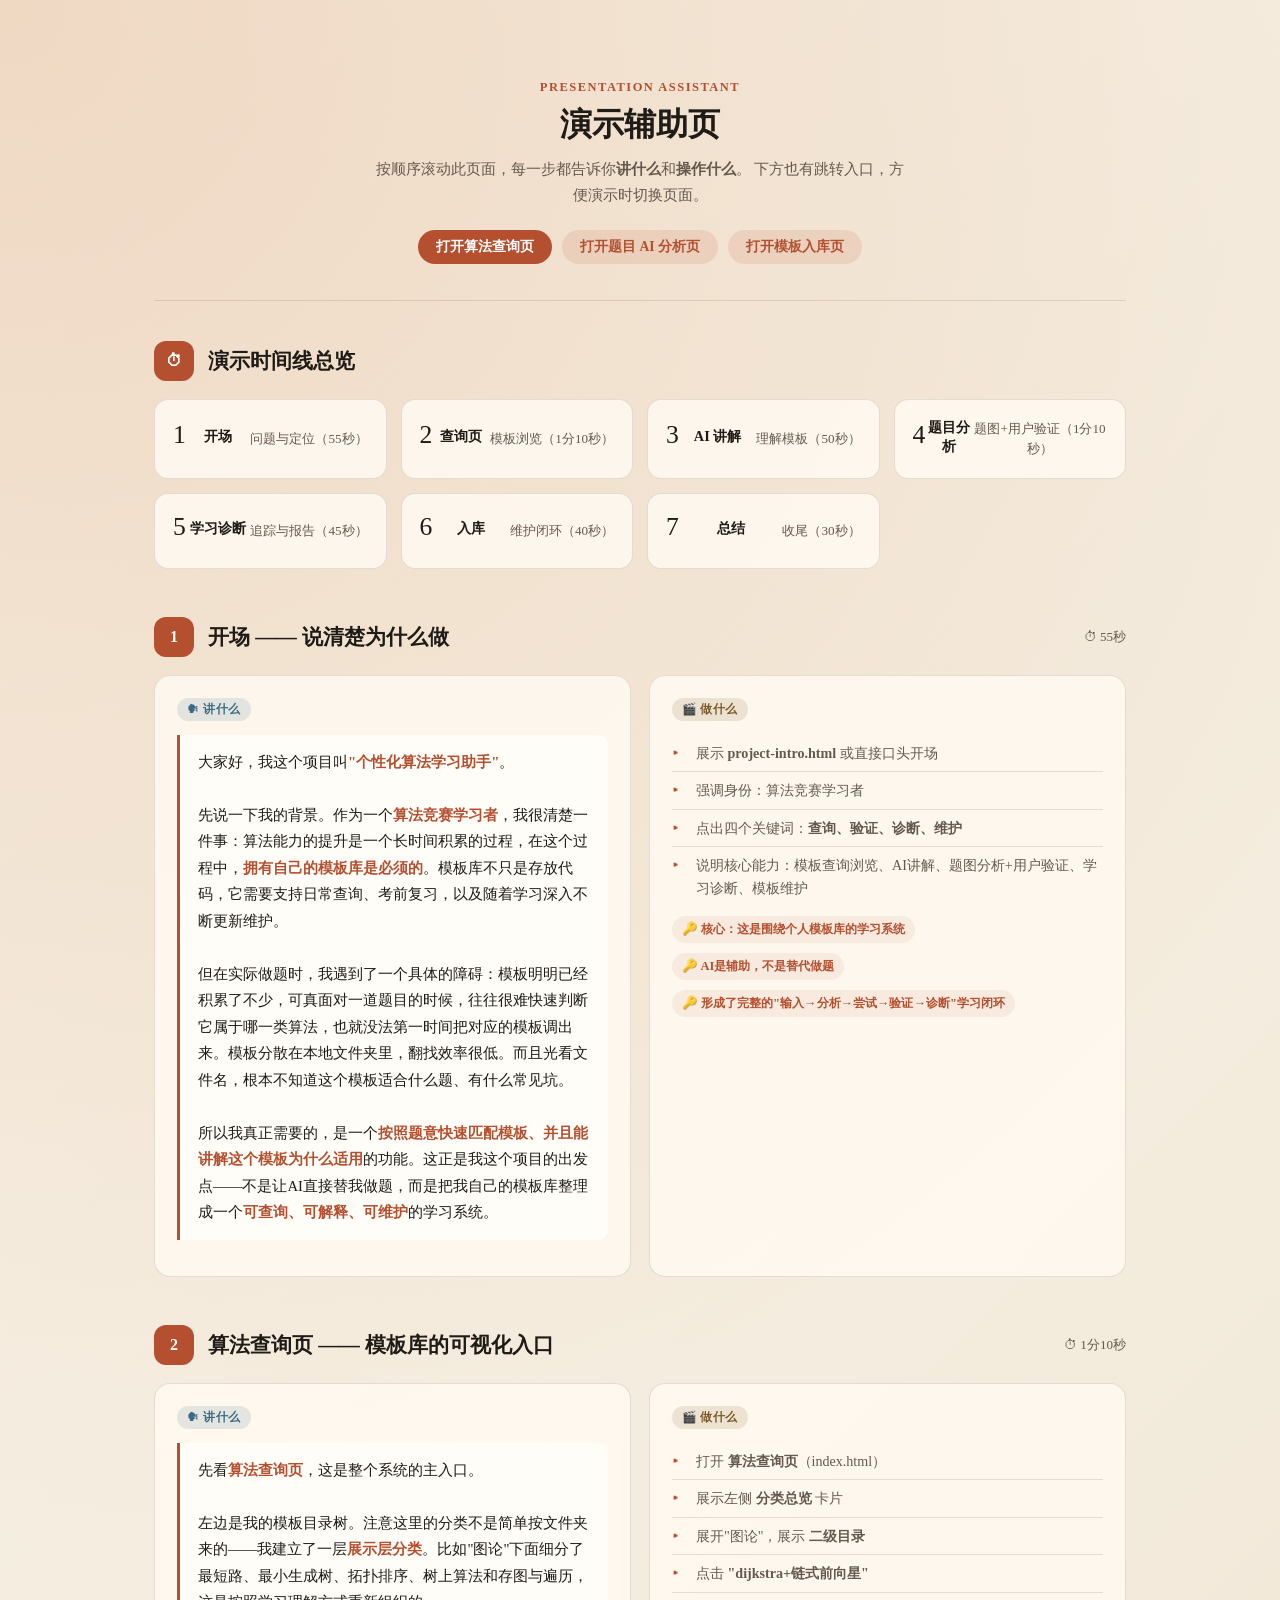
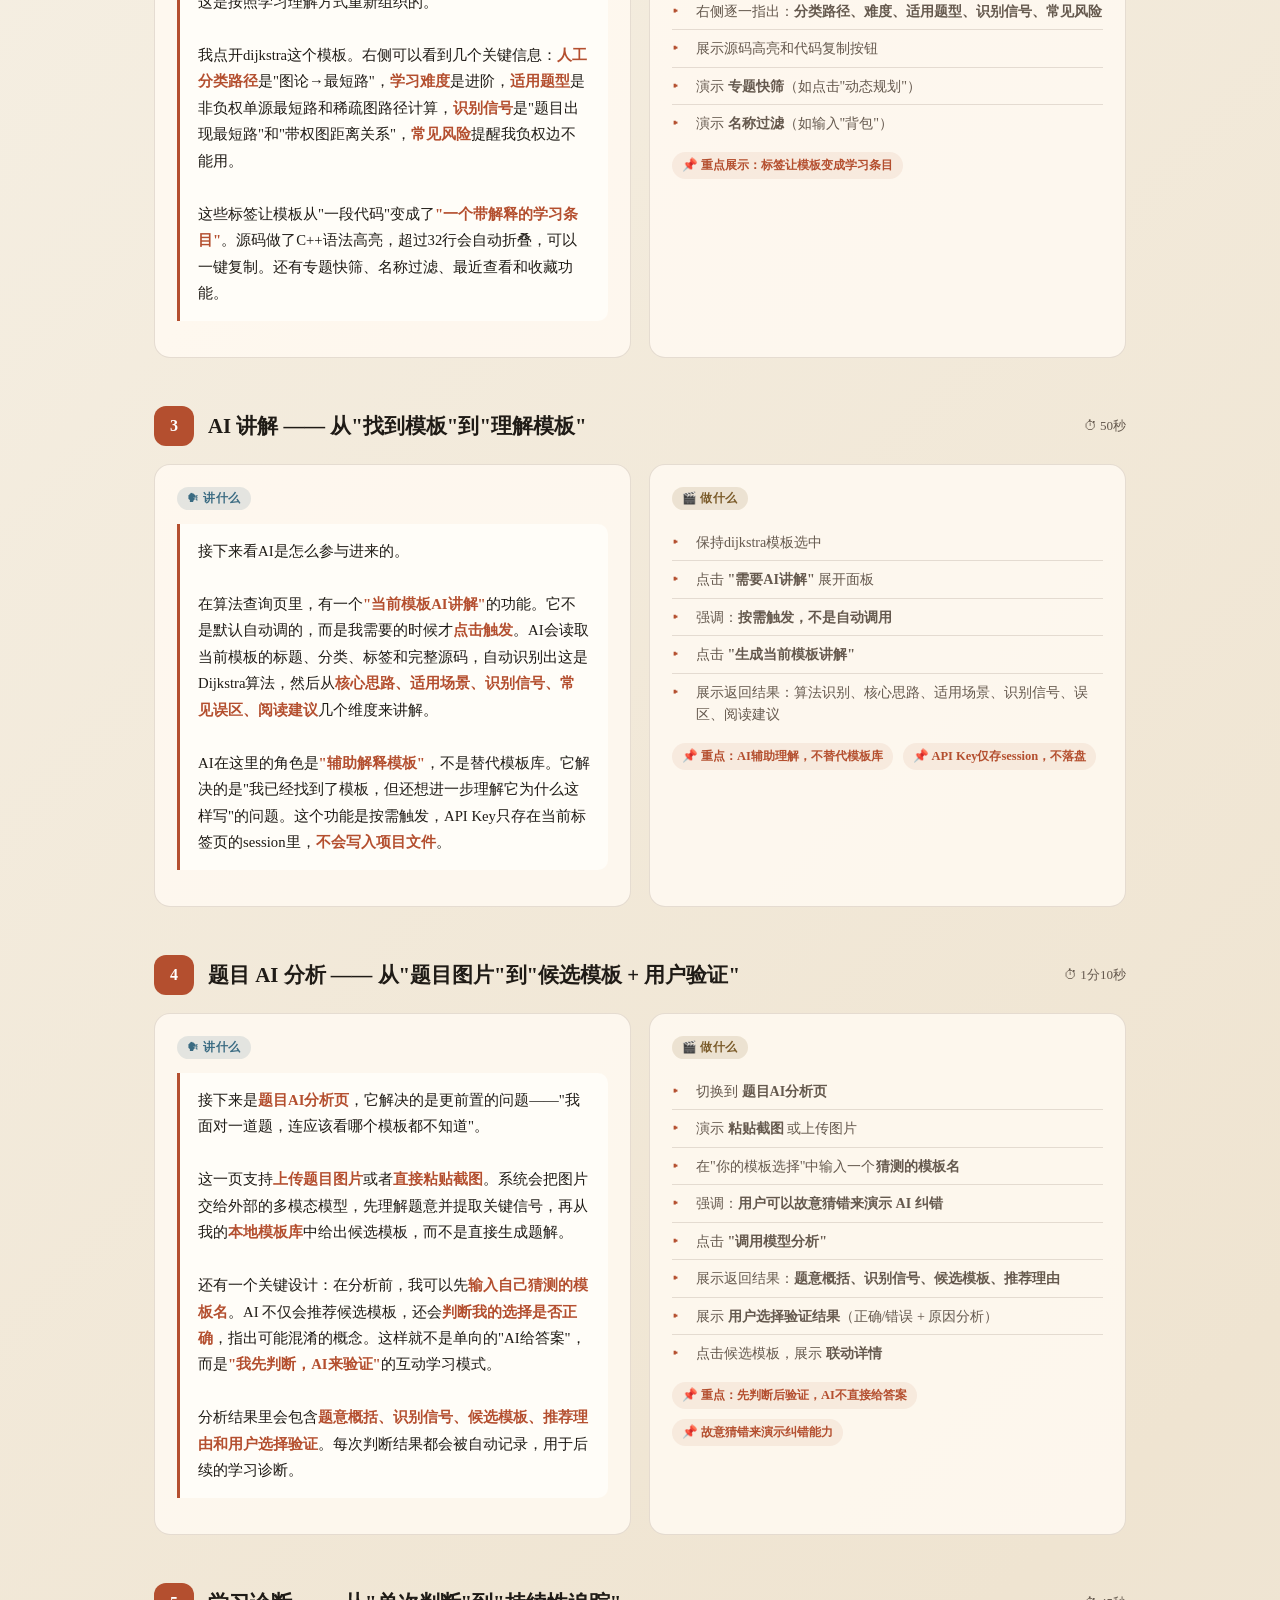
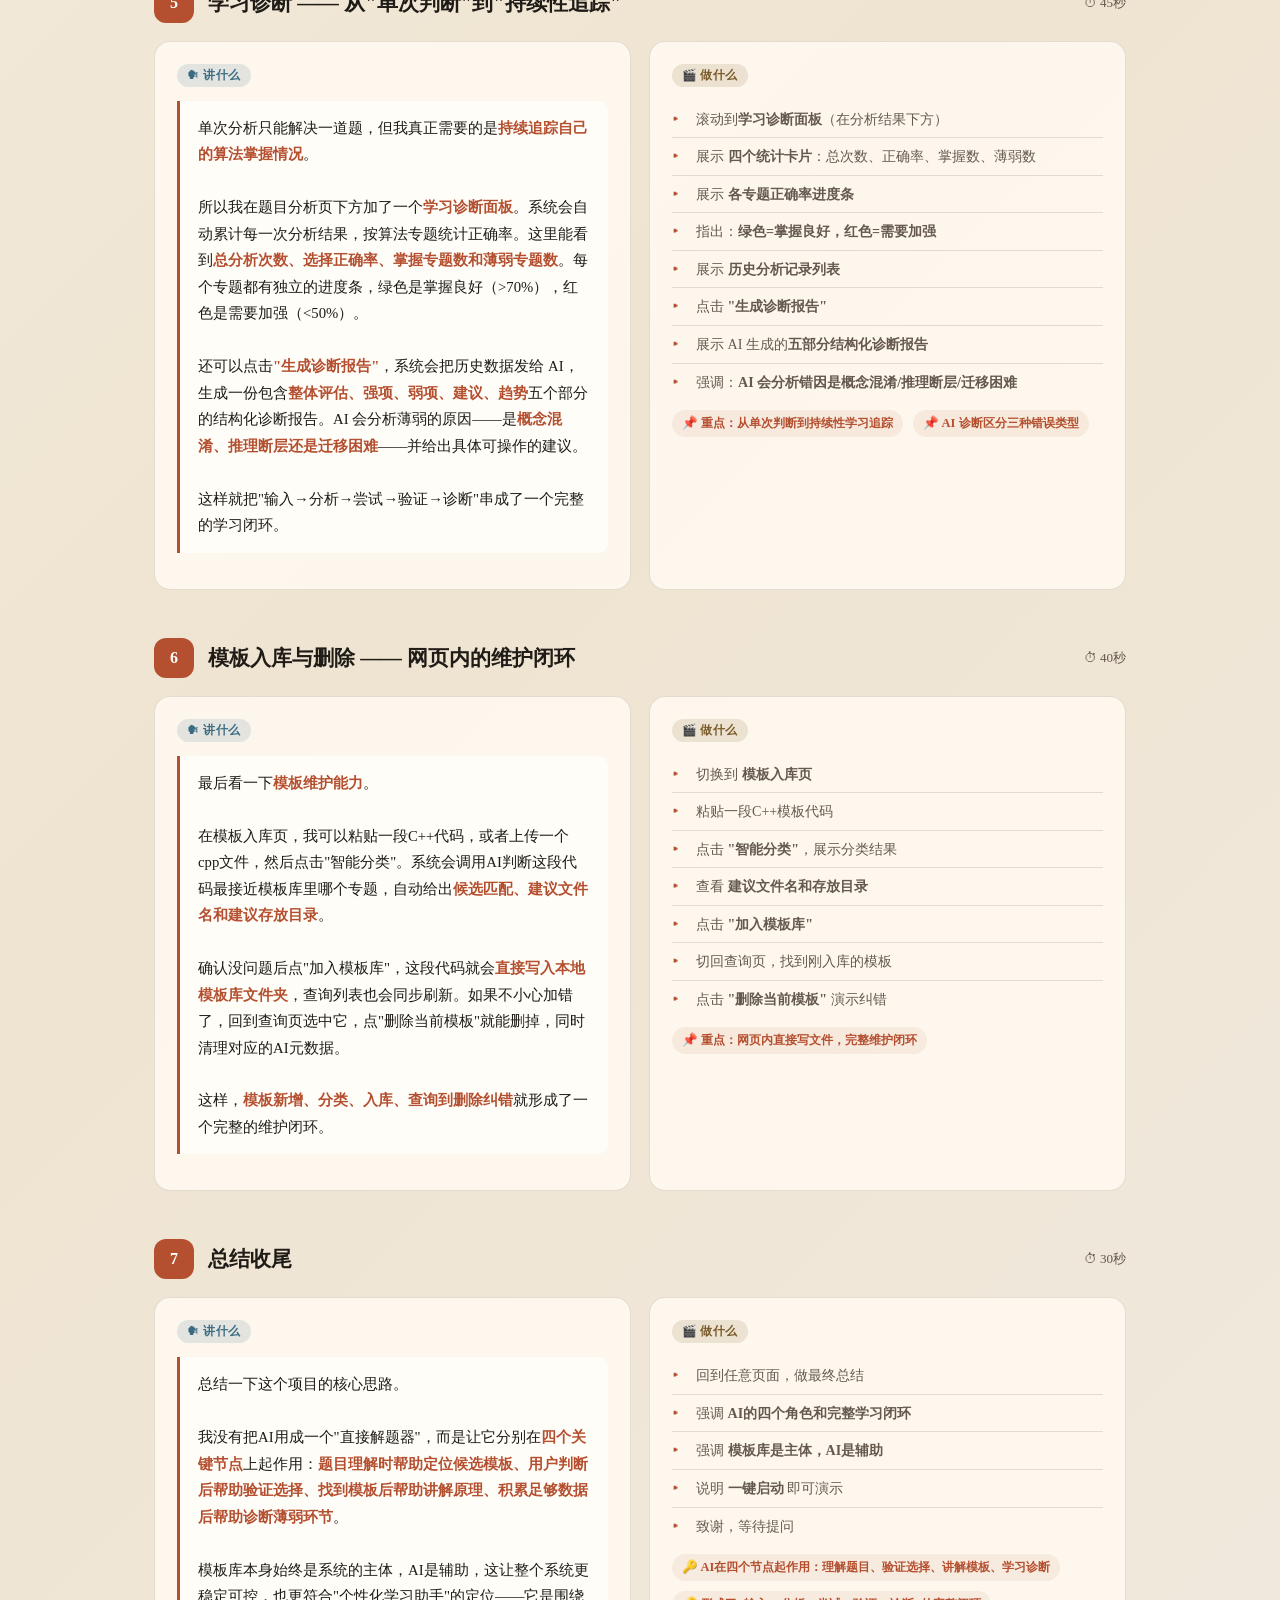
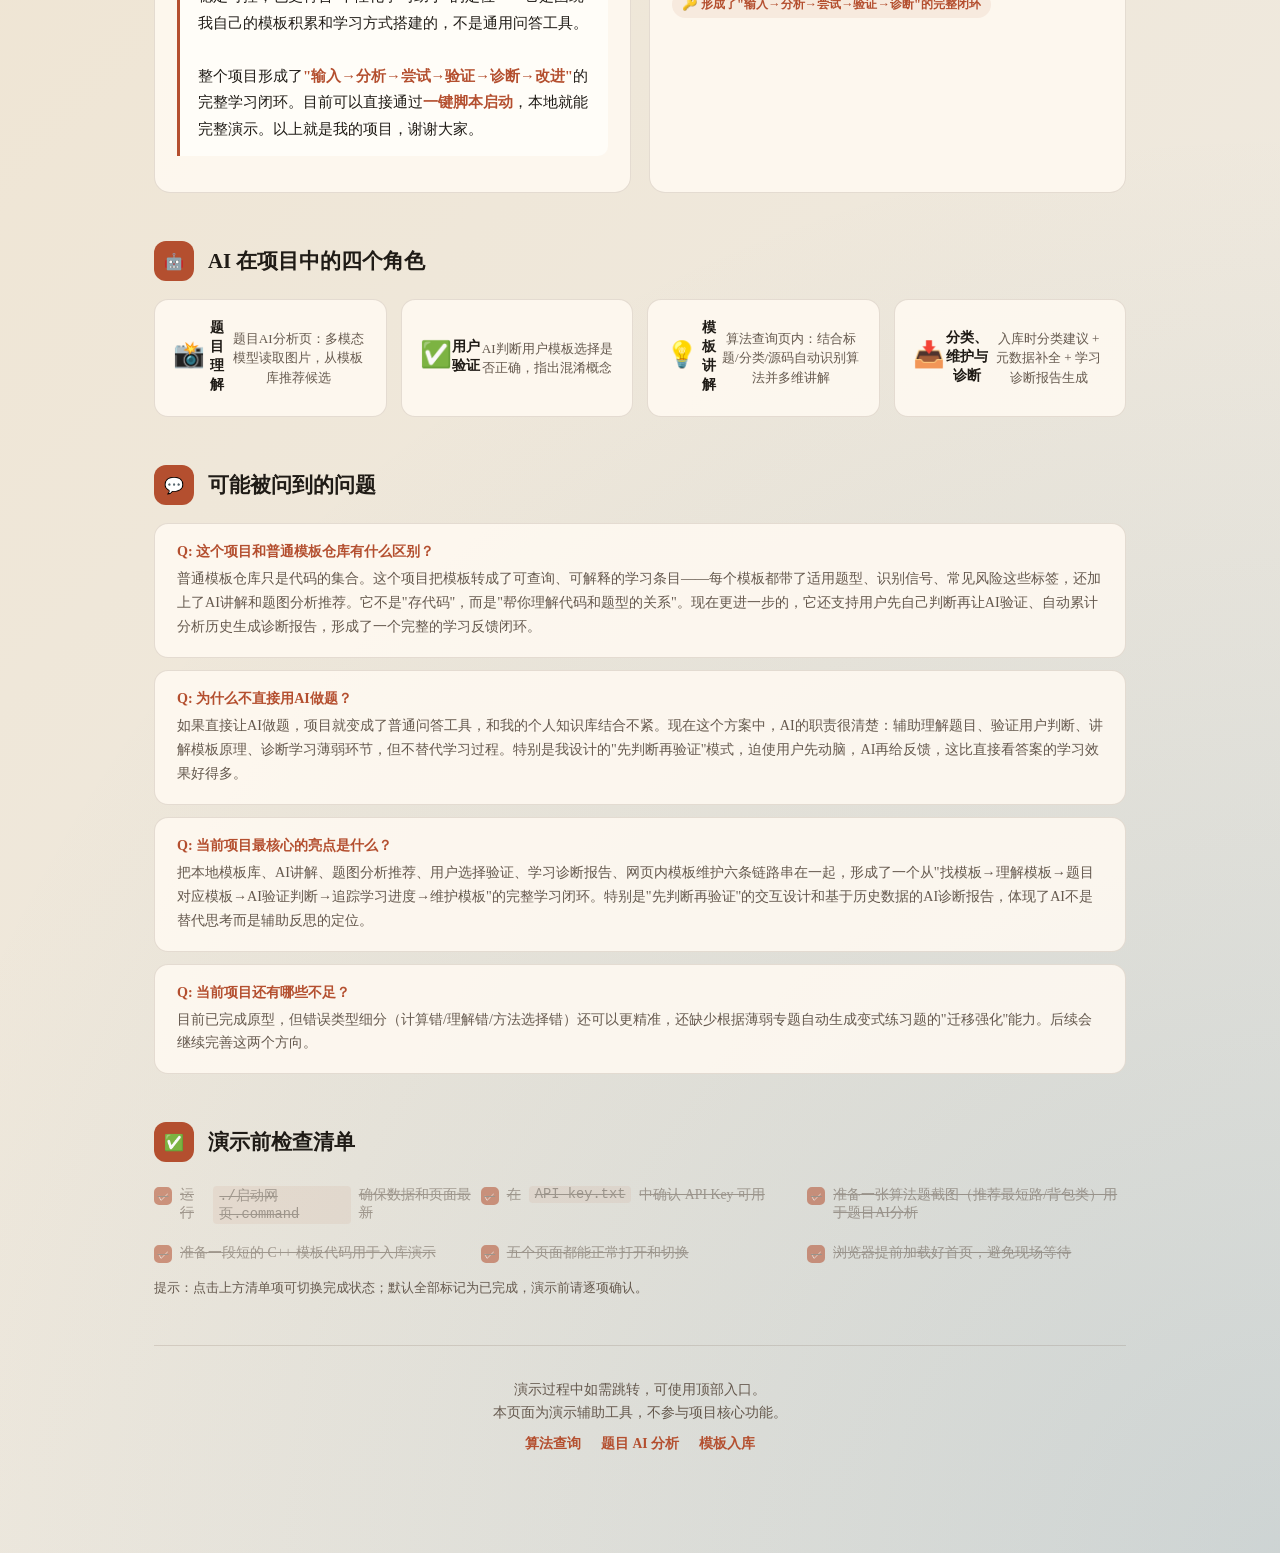
<file: web/project-intro.html>
<!DOCTYPE html>
<html lang="zh-CN">
  <head>
    <meta charset="UTF-8" />
    <meta name="viewport" content="width=device-width, initial-scale=1.0" />
    <meta http-equiv="Cache-Control" content="no-cache, no-store, must-revalidate" />
    <meta http-equiv="Pragma" content="no-cache" />
    <meta http-equiv="Expires" content="0" />
    <title>演示辅助 - 智能算法学习助手</title>
    <link rel="stylesheet" href="./styles.css?v=20260603-assist" />
    <style>
      html { height: auto; }
      body { overflow-x: hidden; overflow-y: auto; }

      .assist-shell {
        max-width: 1020px;
        margin: 0 auto;
        padding: 40px 24px 80px;
      }

      .assist-hero {
        text-align: center;
        padding: 40px 0 36px;
        border-bottom: 1px solid var(--line);
        margin-bottom: 40px;
      }

      .assist-hero .eyebrow {
        font-size: 0.78rem;
        letter-spacing: 0.12em;
        text-transform: uppercase;
        color: var(--accent);
        font-weight: 600;
        margin: 0 0 8px;
      }

      .assist-hero h1 {
        font-size: 2rem;
        font-weight: 700;
        margin: 0 0 10px;
        color: var(--text);
        line-height: 1.35;
      }

      .assist-hero .subtitle {
        font-size: 0.95rem;
        color: var(--muted);
        max-width: 540px;
        margin: 0 auto;
        line-height: 1.7;
      }

      .assist-hero .quick-nav {
        margin-top: 22px;
        display: flex;
        gap: 10px;
        justify-content: center;
        flex-wrap: wrap;
      }

      .quick-nav a {
        display: inline-flex;
        align-items: center;
        gap: 5px;
        padding: 8px 18px;
        border-radius: 48px;
        text-decoration: none;
        font-size: 0.85rem;
        font-weight: 600;
        background: var(--accent-soft);
        color: var(--accent);
        transition: all 0.2s ease;
      }

      .quick-nav a:hover { background: rgba(180, 79, 47, 0.2); }
      .quick-nav a.primary { background: var(--accent); color: #fff; }
      .quick-nav a.primary:hover { background: var(--accent-strong); }

      .step-section {
        margin-bottom: 48px;
      }

      .step-section .step-header {
        display: flex;
        align-items: center;
        gap: 14px;
        margin-bottom: 18px;
      }

      .step-section .step-badge {
        display: inline-flex;
        align-items: center;
        justify-content: center;
        min-width: 40px;
        height: 40px;
        border-radius: 12px;
        background: var(--accent);
        color: #fff;
        font-size: 1rem;
        font-weight: 700;
        flex-shrink: 0;
        padding: 0 10px;
      }

      .step-section .step-header h2 {
        font-size: 1.3rem;
        font-weight: 700;
        margin: 0;
        color: var(--text);
      }

      .step-section .step-header .step-time {
        font-size: 0.82rem;
        color: var(--muted);
        font-weight: 500;
        margin-left: auto;
        white-space: nowrap;
      }

      .step-grid {
        display: grid;
        grid-template-columns: 1fr 1fr;
        gap: 18px;
      }

      @media (max-width: 700px) {
        .step-grid {
          grid-template-columns: 1fr;
        }
      }

      .step-card {
        background: var(--panel);
        border: 1px solid var(--line);
        border-radius: 16px;
        padding: 22px;
      }

      .step-card .card-label {
        display: inline-flex;
        align-items: center;
        gap: 5px;
        padding: 4px 10px;
        border-radius: 24px;
        font-size: 0.72rem;
        font-weight: 700;
        letter-spacing: 0.05em;
        text-transform: uppercase;
        margin-bottom: 14px;
      }

      .card-label.speech { background: rgba(72, 116, 138, 0.14); color: #3a6b82; }
      .card-label.action { background: rgba(135, 100, 40, 0.14); color: #7a5a28; }

      .step-card .speech-block {
        background: var(--panel-strong);
        border-left: 3px solid var(--accent);
        border-radius: 0 10px 10px 0;
        padding: 14px 18px;
        margin-bottom: 14px;
        font-size: 0.92rem;
        color: var(--text);
        line-height: 1.8;
      }

      .step-card .speech-block strong {
        color: var(--accent);
      }

      .step-card .action-list {
        list-style: none;
        padding: 0;
        margin: 0;
      }

      .step-card .action-list li {
        position: relative;
        padding: 7px 0 7px 24px;
        font-size: 0.88rem;
        color: var(--muted);
        line-height: 1.6;
        border-bottom: 1px solid var(--line);
      }

      .step-card .action-list li:last-child {
        border-bottom: none;
      }

      .step-card .action-list li::before {
        content: "\25B8";
        position: absolute;
        left: 0;
        top: 7px;
        color: var(--accent);
        font-weight: 700;
        font-size: 0.82rem;
      }

      .step-card .key-point {
        display: inline-flex;
        align-items: center;
        gap: 4px;
        padding: 5px 10px;
        border-radius: 20px;
        font-size: 0.78rem;
        font-weight: 600;
        background: rgba(180, 79, 47, 0.08);
        color: var(--accent);
        margin-top: 10px;
        margin-right: 6px;
      }

      .summary-grid {
        display: grid;
        grid-template-columns: repeat(auto-fit, minmax(220px, 1fr));
        gap: 14px;
        margin-top: 16px;
      }

      .summary-card {
        background: var(--panel);
        border: 1px solid var(--line);
        border-radius: 14px;
        padding: 18px;
        text-align: center;
      }

      .summary-card .summary-icon {
        font-size: 1.6rem;
        margin-bottom: 8px;
      }

      .summary-card h4 {
        font-size: 0.9rem;
        font-weight: 700;
        margin: 0 0 4px;
        color: var(--text);
      }

      .summary-card p {
        font-size: 0.82rem;
        color: var(--muted);
        margin: 0;
        line-height: 1.5;
      }

      .qa-card {
        background: var(--panel);
        border: 1px solid var(--line);
        border-radius: 14px;
        padding: 18px 22px;
        margin-bottom: 12px;
      }

      .qa-card .qa-q {
        font-size: 0.88rem;
        font-weight: 700;
        color: var(--accent);
        margin-bottom: 6px;
      }

      .qa-card .qa-a {
        font-size: 0.88rem;
        color: var(--muted);
        line-height: 1.7;
      }

      .checklist {
        list-style: none;
        padding: 0;
        margin: 12px 0 0;
        display: grid;
        grid-template-columns: repeat(auto-fit, minmax(260px, 1fr));
        gap: 8px;
      }

      .checklist li {
        display: flex;
        align-items: flex-start;
        gap: 8px;
        font-size: 0.86rem;
        color: var(--muted);
        padding: 6px 0;
      }

      .checklist li .checkbox {
        width: 18px;
        height: 18px;
        border: 2px solid var(--line);
        border-radius: 5px;
        flex-shrink: 0;
        margin-top: 1px;
        display: inline-flex;
        align-items: center;
        justify-content: center;
        font-size: 0.7rem;
        color: transparent;
      }

      .checklist li.done .checkbox {
        background: var(--accent);
        border-color: var(--accent);
        color: #fff;
      }

      .checklist li.done {
        text-decoration: line-through;
        opacity: 0.55;
      }

      .assist-footer {
        text-align: center;
        padding: 32px 0 20px;
        border-top: 1px solid var(--line);
        margin-top: 40px;
      }

      .assist-footer p {
        color: var(--muted);
        font-size: 0.85rem;
        margin: 0;
        line-height: 1.7;
      }

      .assist-footer .footer-links {
        margin-top: 10px;
        display: flex;
        gap: 20px;
        justify-content: center;
        flex-wrap: wrap;
      }

      .assist-footer .footer-links a {
        color: var(--accent);
        text-decoration: none;
        font-weight: 600;
        font-size: 0.85rem;
      }
    </style>
  </head>
  <body>
    <div class="assist-shell">

      <header class="assist-hero">
        <p class="eyebrow">Presentation Assistant</p>
        <h1>演示辅助页</h1>
        <p class="subtitle">
          按顺序滚动此页面，每一步都告诉你<strong>讲什么</strong>和<strong>操作什么</strong>。
          下方也有跳转入口，方便演示时切换页面。
        </p>
        <div class="quick-nav">
          <a class="primary" href="./index.html" target="_blank">打开算法查询页</a>
          <a href="./ai-analysis.html" target="_blank">打开题目 AI 分析页</a>
          <a href="./template-maintenance.html" target="_blank">打开模板入库页</a>
        </div>
      </header>

      <!-- ============ 总览时间线 ============ -->
      <section class="step-section">
        <div class="step-header">
          <span class="step-badge">⏱</span>
          <h2>演示时间线总览</h2>
        </div>
        <div class="summary-grid">
          <div class="summary-card">
            <div class="summary-icon">1</div>
            <h4>开场</h4>
            <p>问题与定位（55秒）</p>
          </div>
          <div class="summary-card">
            <div class="summary-icon">2</div>
            <h4>查询页</h4>
            <p>模板浏览（1分10秒）</p>
          </div>
          <div class="summary-card">
            <div class="summary-icon">3</div>
            <h4>AI 讲解</h4>
            <p>理解模板（50秒）</p>
          </div>
          <div class="summary-card">
            <div class="summary-icon">4</div>
            <h4>题目分析</h4>
            <p>题图+用户验证（1分10秒）</p>
          </div>
          <div class="summary-card">
            <div class="summary-icon">5</div>
            <h4>学习诊断</h4>
            <p>追踪与报告（45秒）</p>
          </div>
          <div class="summary-card">
            <div class="summary-icon">6</div>
            <h4>入库</h4>
            <p>维护闭环（40秒）</p>
          </div>
          <div class="summary-card">
            <div class="summary-icon">7</div>
            <h4>总结</h4>
            <p>收尾（30秒）</p>
          </div>
        </div>
      </section>

      <!-- ============ 第一步：开场 ============ -->
      <section class="step-section">
        <div class="step-header">
          <span class="step-badge">1</span>
          <h2>开场 —— 说清楚为什么做</h2>
          <span class="step-time">⏱ 55秒</span>
        </div>
        <div class="step-grid">
          <div class="step-card">
            <span class="card-label speech">🗣 讲什么</span>
            <div class="speech-block">
              大家好，我这个项目叫<strong>"个性化算法学习助手"</strong>。<br><br>
              先说一下我的背景。作为一个<strong>算法竞赛学习者</strong>，我很清楚一件事：算法能力的提升是一个长时间积累的过程，在这个过程中，<strong>拥有自己的模板库是必须的</strong>。模板库不只是存放代码，它需要支持日常查询、考前复习，以及随着学习深入不断更新维护。<br><br>
              但在实际做题时，我遇到了一个具体的障碍：模板明明已经积累了不少，可真面对一道题目的时候，往往很难快速判断它属于哪一类算法，也就没法第一时间把对应的模板调出来。模板分散在本地文件夹里，翻找效率很低。而且光看文件名，根本不知道这个模板适合什么题、有什么常见坑。<br><br>
              所以我真正需要的，是一个<strong>按照题意快速匹配模板、并且能讲解这个模板为什么适用</strong>的功能。这正是我这个项目的出发点——不是让AI直接替我做题，而是把我自己的模板库整理成一个<strong>可查询、可解释、可维护</strong>的学习系统。
            </div>
          </div>
          <div class="step-card">
            <span class="card-label action">🎬 做什么</span>
            <ul class="action-list">
              <li>展示 <strong>project-intro.html</strong> 或直接口头开场</li>
              <li>强调身份：算法竞赛学习者</li>
              <li>点出四个关键词：<strong>查询、验证、诊断、维护</strong></li>
              <li>说明核心能力：模板查询浏览、AI讲解、题图分析+用户验证、学习诊断、模板维护</li>
            </ul>
            <span class="key-point">🔑 核心：这是围绕个人模板库的学习系统</span>
            <span class="key-point">🔑 AI是辅助，不是替代做题</span>
            <span class="key-point">🔑 形成了完整的"输入→分析→尝试→验证→诊断"学习闭环</span>
          </div>
        </div>
      </section>

      <!-- ============ 第二步：算法查询页 ============ -->
      <section class="step-section">
        <div class="step-header">
          <span class="step-badge">2</span>
          <h2>算法查询页 —— 模板库的可视化入口</h2>
          <span class="step-time">⏱ 1分10秒</span>
        </div>
        <div class="step-grid">
          <div class="step-card">
            <span class="card-label speech">🗣 讲什么</span>
            <div class="speech-block">
              先看<strong>算法查询页</strong>，这是整个系统的主入口。<br><br>
              左边是我的模板目录树。注意这里的分类不是简单按文件夹来的——我建立了一层<strong>展示层分类</strong>。比如"图论"下面细分了最短路、最小生成树、拓扑排序、树上算法和存图与遍历，这是按照学习理解方式重新组织的。<br><br>
              我点开dijkstra这个模板。右侧可以看到几个关键信息：<strong>人工分类路径</strong>是"图论→最短路"，<strong>学习难度</strong>是进阶，<strong>适用题型</strong>是非负权单源最短路和稀疏图路径计算，<strong>识别信号</strong>是"题目出现最短路"和"带权图距离关系"，<strong>常见风险</strong>提醒我负权边不能用。<br><br>
              这些标签让模板从"一段代码"变成了<strong>"一个带解释的学习条目"</strong>。源码做了C++语法高亮，超过32行会自动折叠，可以一键复制。还有专题快筛、名称过滤、最近查看和收藏功能。
            </div>
          </div>
          <div class="step-card">
            <span class="card-label action">🎬 做什么</span>
            <ul class="action-list">
              <li>打开 <strong>算法查询页</strong>（index.html）</li>
              <li>展示左侧 <strong>分类总览</strong> 卡片</li>
              <li>展开"图论"，展示 <strong>二级目录</strong></li>
              <li>点击 <strong>"dijkstra+链式前向星"</strong></li>
              <li>右侧逐一指出：<strong>分类路径、难度、适用题型、识别信号、常见风险</strong></li>
              <li>展示源码高亮和代码复制按钮</li>
              <li>演示 <strong>专题快筛</strong>（如点击"动态规划"）</li>
              <li>演示 <strong>名称过滤</strong>（如输入"背包"）</li>
            </ul>
            <span class="key-point">📌 重点展示：标签让模板变成学习条目</span>
          </div>
        </div>
      </section>

      <!-- ============ 第三步：AI讲解 ============ -->
      <section class="step-section">
        <div class="step-header">
          <span class="step-badge">3</span>
          <h2>AI 讲解 —— 从"找到模板"到"理解模板"</h2>
          <span class="step-time">⏱ 50秒</span>
        </div>
        <div class="step-grid">
          <div class="step-card">
            <span class="card-label speech">🗣 讲什么</span>
            <div class="speech-block">
              接下来看AI是怎么参与进来的。<br><br>
              在算法查询页里，有一个<strong>"当前模板AI讲解"</strong>的功能。它不是默认自动调的，而是我需要的时候才<strong>点击触发</strong>。AI会读取当前模板的标题、分类、标签和完整源码，自动识别出这是Dijkstra算法，然后从<strong>核心思路、适用场景、识别信号、常见误区、阅读建议</strong>几个维度来讲解。<br><br>
              AI在这里的角色是<strong>"辅助解释模板"</strong>，不是替代模板库。它解决的是"我已经找到了模板，但还想进一步理解它为什么这样写"的问题。这个功能是按需触发，API Key只存在当前标签页的session里，<strong>不会写入项目文件</strong>。
            </div>
          </div>
          <div class="step-card">
            <span class="card-label action">🎬 做什么</span>
            <ul class="action-list">
              <li>保持dijkstra模板选中</li>
              <li>点击 <strong>"需要AI讲解"</strong> 展开面板</li>
              <li>强调：<strong>按需触发，不是自动调用</strong></li>
              <li>点击 <strong>"生成当前模板讲解"</strong></li>
              <li>展示返回结果：算法识别、核心思路、适用场景、识别信号、误区、阅读建议</li>
            </ul>
            <span class="key-point">📌 重点：AI辅助理解，不替代模板库</span>
            <span class="key-point">📌 API Key仅存session，不落盘</span>
          </div>
        </div>
      </section>

      <!-- ============ 第四步：题目AI分析+用户验证 ============ -->
      <section class="step-section">
        <div class="step-header">
          <span class="step-badge">4</span>
          <h2>题目 AI 分析 —— 从"题目图片"到"候选模板 + 用户验证"</h2>
          <span class="step-time">⏱ 1分10秒</span>
        </div>
        <div class="step-grid">
          <div class="step-card">
            <span class="card-label speech">🗣 讲什么</span>
            <div class="speech-block">
              接下来是<strong>题目AI分析页</strong>，它解决的是更前置的问题——"我面对一道题，连应该看哪个模板都不知道"。<br><br>
              这一页支持<strong>上传题目图片</strong>或者<strong>直接粘贴截图</strong>。系统会把图片交给外部的多模态模型，先理解题意并提取关键信号，再从我的<strong>本地模板库</strong>中给出候选模板，而不是直接生成题解。<br><br>
              还有一个关键设计：在分析前，我可以先<strong>输入自己猜测的模板名</strong>。AI 不仅会推荐候选模板，还会<strong>判断我的选择是否正确</strong>，指出可能混淆的概念。这样就不是单向的"AI给答案"，而是<strong>"我先判断，AI来验证"</strong>的互动学习模式。<br><br>
              分析结果里会包含<strong>题意概括、识别信号、候选模板、推荐理由和用户选择验证</strong>。每次判断结果都会被自动记录，用于后续的学习诊断。
            </div>
          </div>
          <div class="step-card">
            <span class="card-label action">🎬 做什么</span>
            <ul class="action-list">
              <li>切换到 <strong>题目AI分析页</strong></li>
              <li>演示 <strong>粘贴截图</strong> 或上传图片</li>
              <li>在"你的模板选择"中输入一个<strong>猜测的模板名</strong></li>
              <li>强调：<strong>用户可以故意猜错来演示 AI 纠错</strong></li>
              <li>点击 <strong>"调用模型分析"</strong></li>
              <li>展示返回结果：<strong>题意概括、识别信号、候选模板、推荐理由</strong></li>
              <li>展示 <strong>用户选择验证结果</strong>（正确/错误 + 原因分析）</li>
              <li>点击候选模板，展示 <strong>联动详情</strong></li>
            </ul>
            <span class="key-point">📌 重点：先判断后验证，AI不直接给答案</span>
            <span class="key-point">📌 故意猜错来演示纠错能力</span>
          </div>
        </div>
      </section>

      <!-- ============ 第五步：学习诊断 ============ -->
      <section class="step-section">
        <div class="step-header">
          <span class="step-badge">5</span>
          <h2>学习诊断 —— 从"单次判断"到"持续性追踪"</h2>
          <span class="step-time">⏱ 45秒</span>
        </div>
        <div class="step-grid">
          <div class="step-card">
            <span class="card-label speech">🗣 讲什么</span>
            <div class="speech-block">
              单次分析只能解决一道题，但我真正需要的是<strong>持续追踪自己的算法掌握情况</strong>。<br><br>
              所以我在题目分析页下方加了一个<strong>学习诊断面板</strong>。系统会自动累计每一次分析结果，按算法专题统计正确率。这里能看到<strong>总分析次数、选择正确率、掌握专题数和薄弱专题数</strong>。每个专题都有独立的进度条，绿色是掌握良好（>70%），红色是需要加强（<50%）。<br><br>
              还可以点击<strong>"生成诊断报告"</strong>，系统会把历史数据发给 AI，生成一份包含<strong>整体评估、强项、弱项、建议、趋势</strong>五个部分的结构化诊断报告。AI 会分析薄弱的原因——是<strong>概念混淆、推理断层还是迁移困难</strong>——并给出具体可操作的建议。<br><br>
              这样就把"输入→分析→尝试→验证→诊断"串成了一个完整的学习闭环。
            </div>
          </div>
          <div class="step-card">
            <span class="card-label action">🎬 做什么</span>
            <ul class="action-list">
              <li>滚动到<strong>学习诊断面板</strong>（在分析结果下方）</li>
              <li>展示 <strong>四个统计卡片</strong>：总次数、正确率、掌握数、薄弱数</li>
              <li>展示 <strong>各专题正确率进度条</strong></li>
              <li>指出：<strong>绿色=掌握良好，红色=需要加强</strong></li>
              <li>展示 <strong>历史分析记录列表</strong></li>
              <li>点击 <strong>"生成诊断报告"</strong></li>
              <li>展示 AI 生成的<strong>五部分结构化诊断报告</strong></li>
              <li>强调：<strong>AI 会分析错因是概念混淆/推理断层/迁移困难</strong></li>
            </ul>
            <span class="key-point">📌 重点：从单次判断到持续性学习追踪</span>
            <span class="key-point">📌 AI 诊断区分三种错误类型</span>
          </div>
        </div>
      </section>

      <!-- ============ 第六步：模板入库与删除 ============ -->
      <section class="step-section">
        <div class="step-header">
          <span class="step-badge">6</span>
          <h2>模板入库与删除 —— 网页内的维护闭环</h2>
          <span class="step-time">⏱ 40秒</span>
        </div>
        <div class="step-grid">
          <div class="step-card">
            <span class="card-label speech">🗣 讲什么</span>
            <div class="speech-block">
              最后看一下<strong>模板维护能力</strong>。<br><br>
              在模板入库页，我可以粘贴一段C++代码，或者上传一个cpp文件，然后点击"智能分类"。系统会调用AI判断这段代码最接近模板库里哪个专题，自动给出<strong>候选匹配、建议文件名和建议存放目录</strong>。<br><br>
              确认没问题后点"加入模板库"，这段代码就会<strong>直接写入本地模板库文件夹</strong>，查询列表也会同步刷新。如果不小心加错了，回到查询页选中它，点"删除当前模板"就能删掉，同时清理对应的AI元数据。<br><br>
              这样，<strong>模板新增、分类、入库、查询到删除纠错</strong>就形成了一个完整的维护闭环。
            </div>
          </div>
          <div class="step-card">
            <span class="card-label action">🎬 做什么</span>
            <ul class="action-list">
              <li>切换到 <strong>模板入库页</strong></li>
              <li>粘贴一段C++模板代码</li>
              <li>点击 <strong>"智能分类"</strong>，展示分类结果</li>
              <li>查看 <strong>建议文件名和存放目录</strong></li>
              <li>点击 <strong>"加入模板库"</strong></li>
              <li>切回查询页，找到刚入库的模板</li>
              <li>点击 <strong>"删除当前模板"</strong> 演示纠错</li>
            </ul>
            <span class="key-point">📌 重点：网页内直接写文件，完整维护闭环</span>
          </div>
        </div>
      </section>

      <!-- ============ 第七步：总结收尾 ============ -->
      <section class="step-section">
        <div class="step-header">
          <span class="step-badge">7</span>
          <h2>总结收尾</h2>
          <span class="step-time">⏱ 30秒</span>
        </div>
        <div class="step-grid">
          <div class="step-card">
            <span class="card-label speech">🗣 讲什么</span>
            <div class="speech-block">
              总结一下这个项目的核心思路。<br><br>
              我没有把AI用成一个"直接解题器"，而是让它分别在<strong>四个关键节点</strong>上起作用：<strong>题目理解时帮助定位候选模板、用户判断后帮助验证选择、找到模板后帮助讲解原理、积累足够数据后帮助诊断薄弱环节</strong>。<br><br>
              模板库本身始终是系统的主体，AI是辅助，这让整个系统更稳定可控，也更符合"个性化学习助手"的定位——它是围绕我自己的模板积累和学习方式搭建的，不是通用问答工具。<br><br>
              整个项目形成了<strong>"输入→分析→尝试→验证→诊断→改进"</strong>的完整学习闭环。目前可以直接通过<strong>一键脚本启动</strong>，本地就能完整演示。以上就是我的项目，谢谢大家。
            </div>
          </div>
          <div class="step-card">
            <span class="card-label action">🎬 做什么</span>
            <ul class="action-list">
              <li>回到任意页面，做最终总结</li>
              <li>强调 <strong>AI的四个角色和完整学习闭环</strong></li>
              <li>强调 <strong>模板库是主体，AI是辅助</strong></li>
              <li>说明 <strong>一键启动</strong> 即可演示</li>
              <li>致谢，等待提问</li>
            </ul>
            <span class="key-point">🔑 AI在四个节点起作用：理解题目、验证选择、讲解模板、学习诊断</span>
            <span class="key-point">🔑 形成了"输入→分析→尝试→验证→诊断"的完整闭环</span>
          </div>
        </div>
      </section>

      <!-- ============ AI角色总结卡 ============ -->
      <section class="step-section">
        <div class="step-header">
          <span class="step-badge">🤖</span>
          <h2>AI 在项目中的四个角色</h2>
        </div>
        <div class="summary-grid">
          <div class="summary-card">
            <div class="summary-icon">📸</div>
            <h4>题目理解</h4>
            <p>题目AI分析页：多模态模型读取图片，从模板库推荐候选</p>
          </div>
          <div class="summary-card">
            <div class="summary-icon">✅</div>
            <h4>用户验证</h4>
            <p>AI判断用户模板选择是否正确，指出混淆概念</p>
          </div>
          <div class="summary-card">
            <div class="summary-icon">💡</div>
            <h4>模板讲解</h4>
            <p>算法查询页内：结合标题/分类/源码自动识别算法并多维讲解</p>
          </div>
          <div class="summary-card">
            <div class="summary-icon">📥</div>
            <h4>分类、维护与诊断</h4>
            <p>入库时分类建议 + 元数据补全 + 学习诊断报告生成</p>
          </div>
        </div>
      </section>

      <!-- ============ 常见追问 ============ -->
      <section class="step-section">
        <div class="step-header">
          <span class="step-badge">💬</span>
          <h2>可能被问到的问题</h2>
        </div>

        <div class="qa-card">
          <div class="qa-q">Q: 这个项目和普通模板仓库有什么区别？</div>
          <div class="qa-a">
            普通模板仓库只是代码的集合。这个项目把模板转成了可查询、可解释的学习条目——每个模板都带了适用题型、识别信号、常见风险这些标签，还加上了AI讲解和题图分析推荐。它不是"存代码"，而是"帮你理解代码和题型的关系"。现在更进一步的，它还支持用户先自己判断再让AI验证、自动累计分析历史生成诊断报告，形成了一个完整的学习反馈闭环。
          </div>
        </div>

        <div class="qa-card">
          <div class="qa-q">Q: 为什么不直接用AI做题？</div>
          <div class="qa-a">
            如果直接让AI做题，项目就变成了普通问答工具，和我的个人知识库结合不紧。现在这个方案中，AI的职责很清楚：辅助理解题目、验证用户判断、讲解模板原理、诊断学习薄弱环节，但不替代学习过程。特别是我设计的"先判断再验证"模式，迫使用户先动脑，AI再给反馈，这比直接看答案的学习效果好得多。
          </div>
        </div>

        <div class="qa-card">
          <div class="qa-q">Q: 当前项目最核心的亮点是什么？</div>
          <div class="qa-a">
            把本地模板库、AI讲解、题图分析推荐、用户选择验证、学习诊断报告、网页内模板维护六条链路串在一起，形成了一个从"找模板→理解模板→题目对应模板→AI验证判断→追踪学习进度→维护模板"的完整学习闭环。特别是"先判断再验证"的交互设计和基于历史数据的AI诊断报告，体现了AI不是替代思考而是辅助反思的定位。
          </div>
        </div>

        <div class="qa-card">
          <div class="qa-q">Q: 当前项目还有哪些不足？</div>
          <div class="qa-a">
            目前已完成原型，但错误类型细分（计算错/理解错/方法选择错）还可以更精准，还缺少根据薄弱专题自动生成变式练习题的"迁移强化"能力。后续会继续完善这两个方向。
          </div>
        </div>
      </section>

      <!-- ============ 演示前检查清单 ============ -->
      <section class="step-section">
        <div class="step-header">
          <span class="step-badge">✅</span>
          <h2>演示前检查清单</h2>
        </div>
        <ul class="checklist">
          <li class="done">
            <span class="checkbox">✓</span>
            运行 <code style="background:var(--accent-soft);padding:1px 6px;border-radius:4px;">./启动网页.command</code> 确保数据和页面最新
          </li>
          <li class="done">
            <span class="checkbox">✓</span>
            在 <code style="background:var(--accent-soft);padding:1px 6px;border-radius:4px;">API key.txt</code> 中确认 API Key 可用
          </li>
          <li class="done">
            <span class="checkbox">✓</span>
            准备一张算法题截图（推荐最短路/背包类）用于题目AI分析
          </li>
          <li class="done">
            <span class="checkbox">✓</span>
            准备一段短的 C++ 模板代码用于入库演示
          </li>
          <li class="done">
            <span class="checkbox">✓</span>
            五个页面都能正常打开和切换
          </li>
          <li class="done">
            <span class="checkbox">✓</span>
            浏览器提前加载好首页，避免现场等待
          </li>
        </ul>
        <p style="margin-top:10px;font-size:0.82rem;color:var(--muted);">
          提示：点击上方清单项可切换完成状态；默认全部标记为已完成，演示前请逐项确认。
        </p>
      </section>

      <footer class="assist-footer">
        <p>
          演示过程中如需跳转，可使用顶部入口。<br />
          本页面为演示辅助工具，不参与项目核心功能。
        </p>
        <div class="footer-links">
          <a href="./index.html">算法查询</a>
          <a href="./ai-analysis.html">题目 AI 分析</a>
          <a href="./template-maintenance.html">模板入库</a>
        </div>
      </footer>
    </div>

    <script>
      document.querySelectorAll('.checklist li').forEach(item => {
        item.addEventListener('click', () => {
          item.classList.toggle('done');
        });
      });
    </script>
  </body>
</html>
</file>
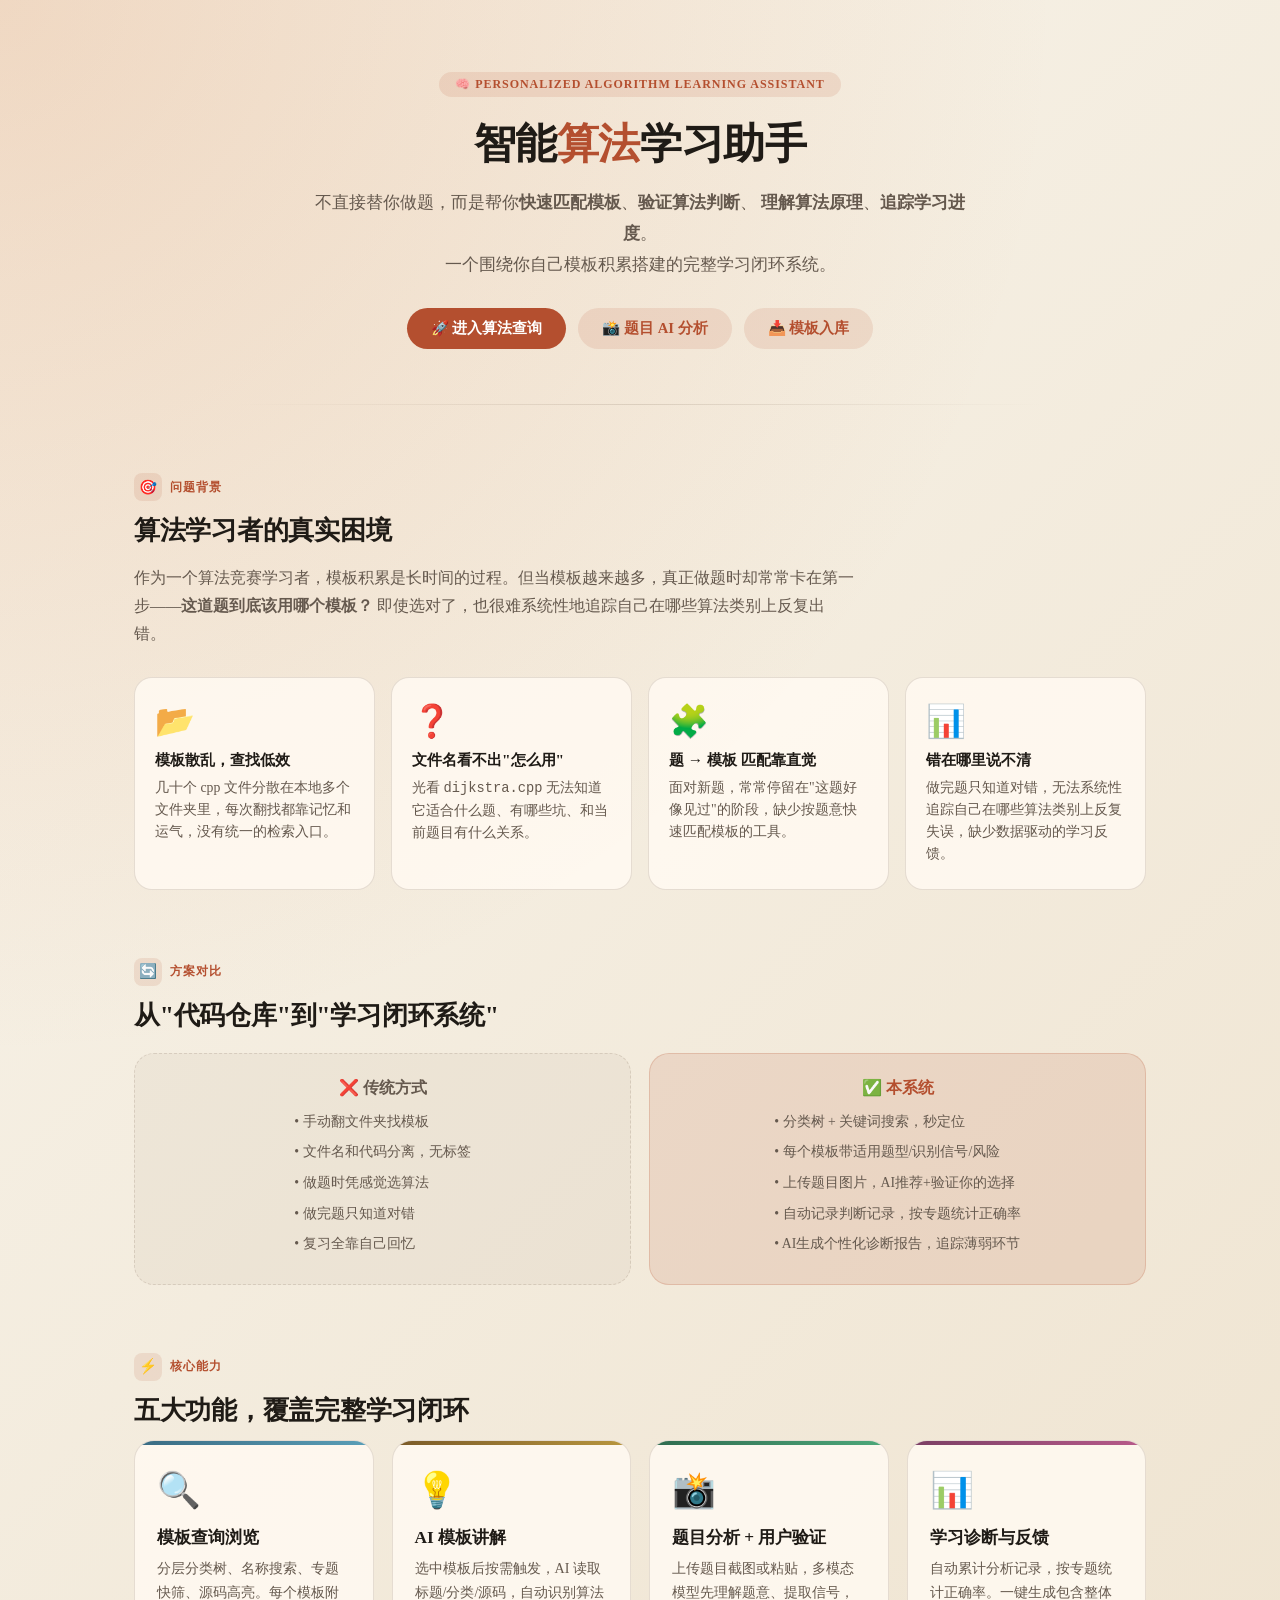
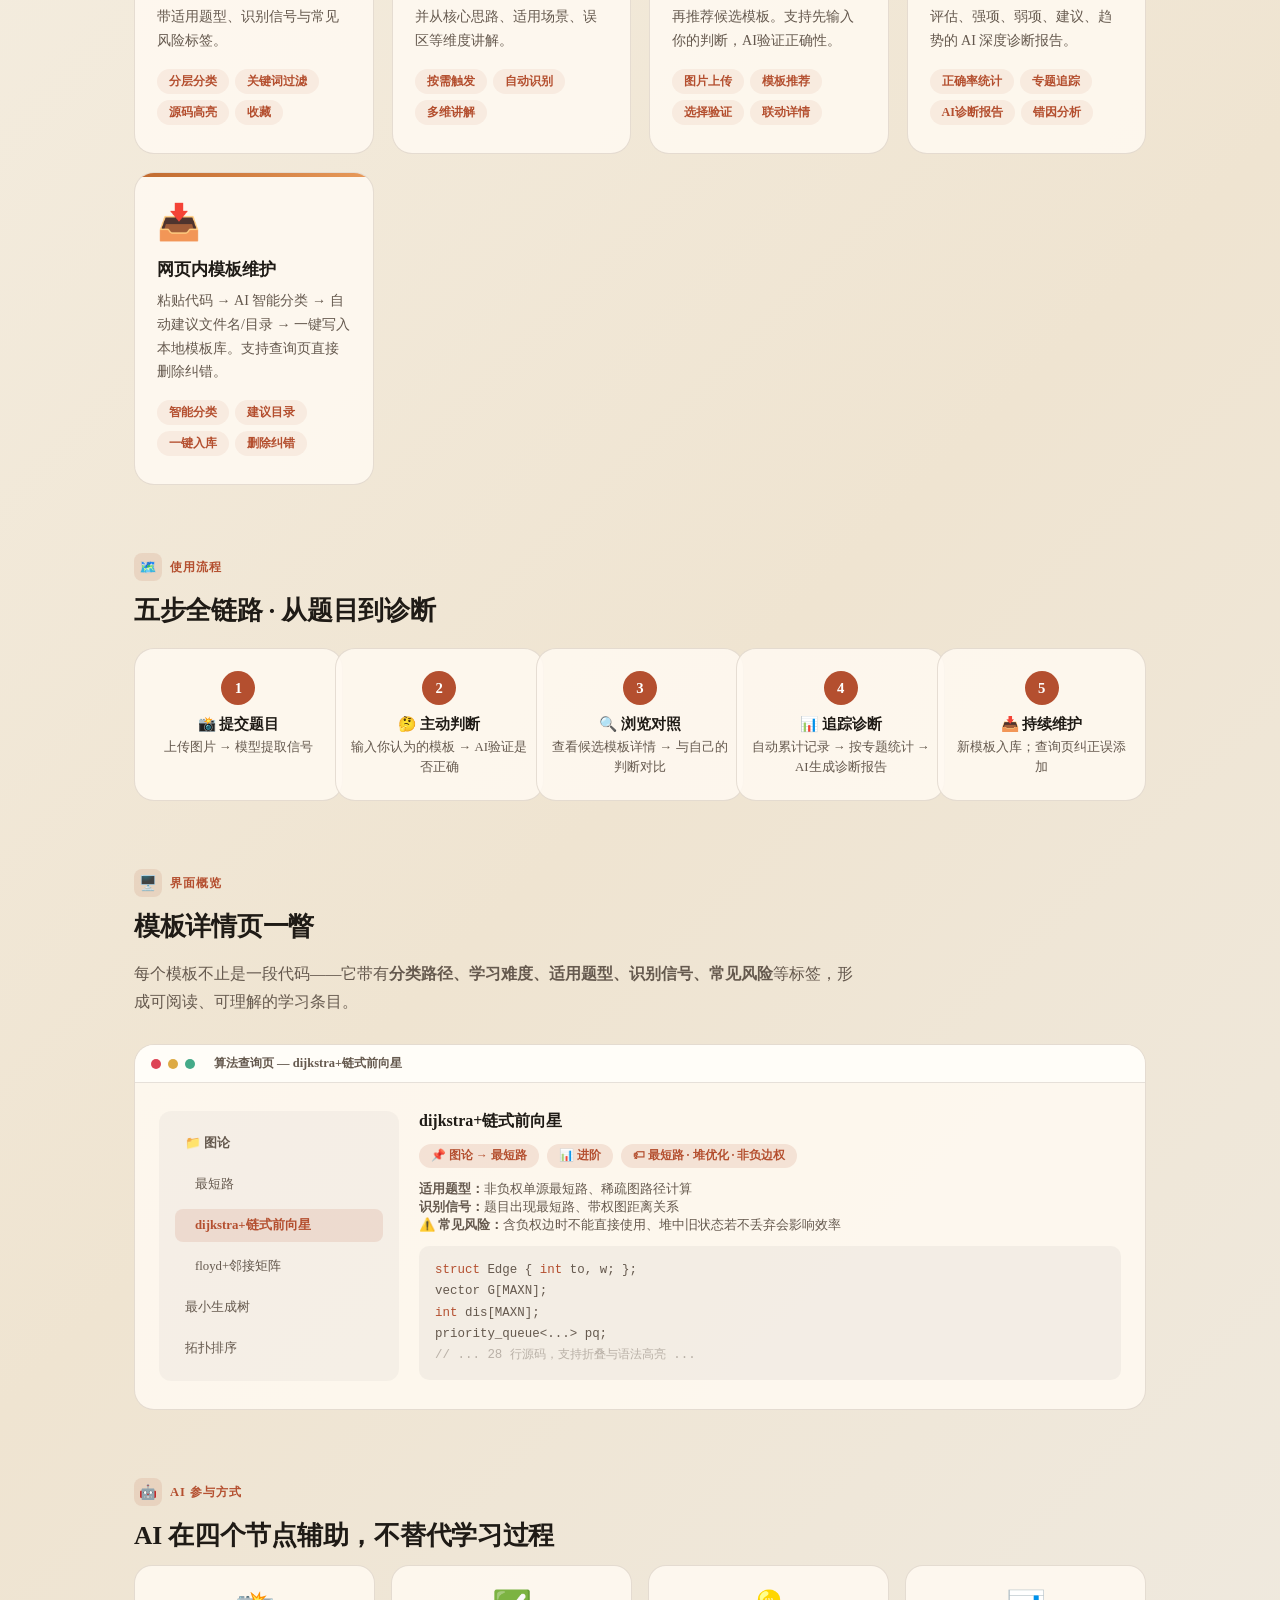
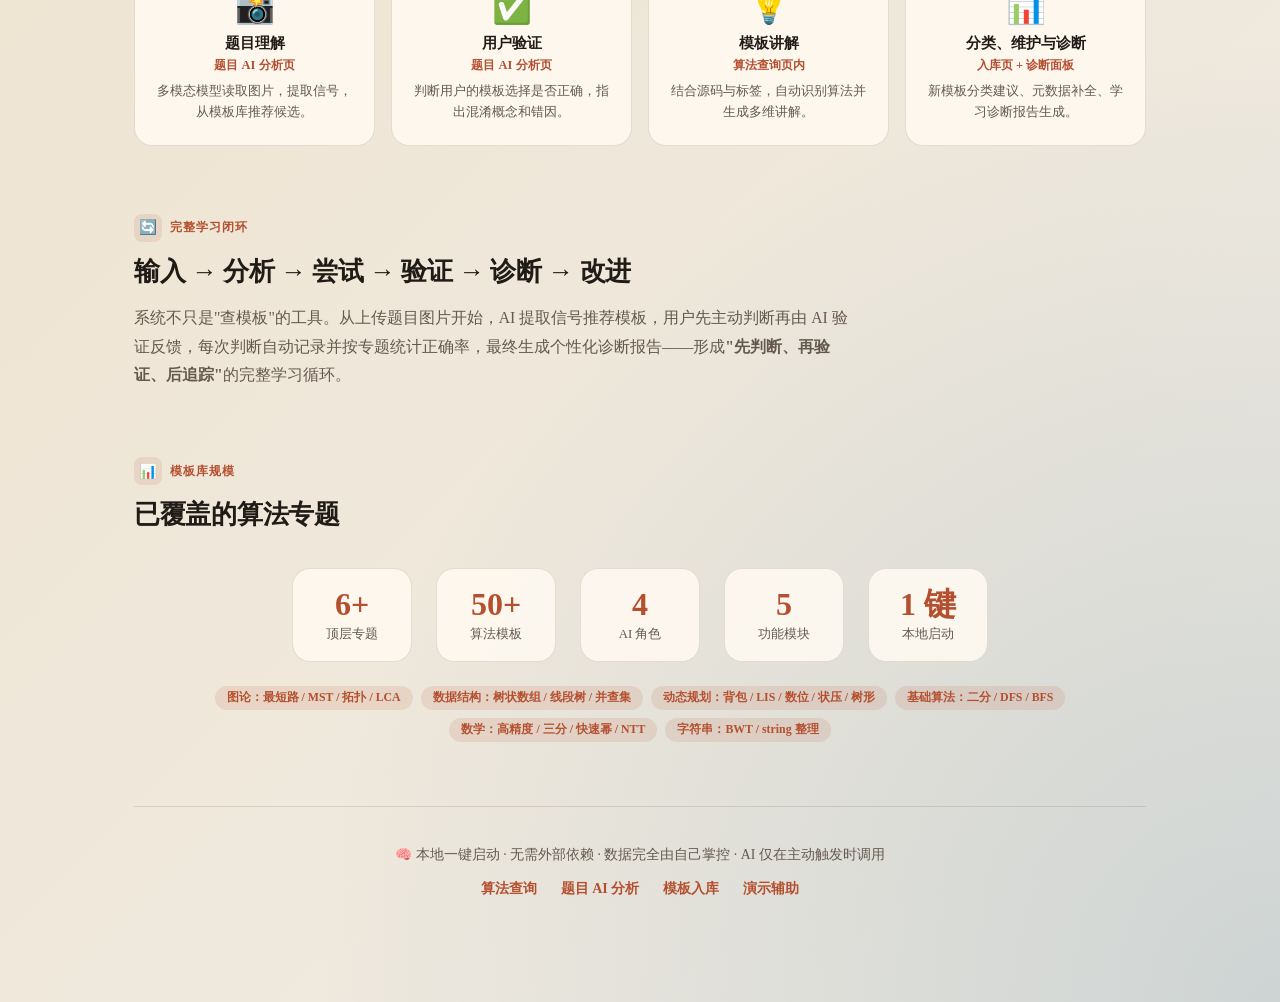
<file: web/project-showcase.html>
<!DOCTYPE html>
<html lang="zh-CN">
<head>
  <meta charset="UTF-8" />
  <meta name="viewport" content="width=device-width, initial-scale=1.0" />
  <title>智能算法学习助手 · 项目展示</title>
  <link rel="stylesheet" href="./styles.css?v=20260603-showcase" />
  <style>
    html { height: auto; }
    body { overflow-x: hidden; overflow-y: auto; }

    .showcase { max-width: 1060px; margin: 0 auto; padding: 0 24px 80px; }

    /* ── Hero ── */
    .hero-block {
      text-align: center;
      padding: 72px 0 56px;
      position: relative;
    }
    .hero-block::after {
      content: "";
      position: absolute;
      bottom: 0;
      left: 50%;
      transform: translateX(-50%);
      width: 80%;
      height: 1px;
      background: linear-gradient(90deg, transparent, var(--line), transparent);
    }
    .hero-block .badge {
      display: inline-block;
      padding: 5px 16px;
      border-radius: 24px;
      font-size: 0.75rem;
      font-weight: 700;
      letter-spacing: 0.08em;
      text-transform: uppercase;
      background: var(--accent-soft);
      color: var(--accent);
      margin-bottom: 20px;
    }
    .hero-block h1 {
      font-size: 2.6rem;
      font-weight: 800;
      margin: 0 0 16px;
      color: var(--text);
      line-height: 1.3;
      letter-spacing: -0.01em;
    }
    .hero-block h1 span { color: var(--accent); }
    .hero-block .hero-desc {
      font-size: 1.08rem;
      color: var(--muted);
      max-width: 660px;
      margin: 0 auto 28px;
      line-height: 1.8;
    }
    .hero-block .hero-cta {
      display: flex;
      gap: 12px;
      justify-content: center;
      flex-wrap: wrap;
    }
    .hero-block .hero-cta a {
      display: inline-flex;
      align-items: center;
      gap: 6px;
      padding: 11px 24px;
      border-radius: 48px;
      text-decoration: none;
      font-size: 0.92rem;
      font-weight: 700;
      transition: all 0.2s;
    }
    .cta-primary { background: var(--accent); color: #fff; }
    .cta-primary:hover { background: var(--accent-strong); }
    .cta-ghost { background: var(--accent-soft); color: var(--accent); }
    .cta-ghost:hover { background: rgba(180, 79, 47, 0.2); }

    /* ── Section common ── */
    .section { margin-top: 68px; }
    .section-label {
      display: inline-flex;
      align-items: center;
      gap: 8px;
      font-size: 0.78rem;
      font-weight: 700;
      letter-spacing: 0.08em;
      text-transform: uppercase;
      color: var(--accent);
      margin-bottom: 12px;
    }
    .section-label .label-icon {
      width: 28px; height: 28px;
      border-radius: 8px;
      background: var(--accent-soft);
      display: inline-flex;
      align-items: center;
      justify-content: center;
      font-size: 0.9rem;
    }
    .section h2 {
      font-size: 1.6rem;
      font-weight: 800;
      margin: 0 0 12px;
      color: var(--text);
      letter-spacing: -0.01em;
    }
    .section .intro-text {
      font-size: 0.98rem;
      color: var(--muted);
      line-height: 1.8;
      max-width: 720px;
      margin-bottom: 28px;
    }

    /* ── Pain Cards ── */
    .pain-grid {
      display: grid;
      grid-template-columns: repeat(auto-fit, minmax(230px, 1fr));
      gap: 16px;
    }
    .pain-card {
      background: var(--panel);
      border: 1px solid var(--line);
      border-radius: 18px;
      padding: 24px 20px;
      transition: box-shadow 0.25s;
    }
    .pain-card:hover { box-shadow: var(--shadow); }
    .pain-card .pain-emoji { font-size: 2rem; margin-bottom: 10px; }
    .pain-card h4 { font-size: 0.96rem; font-weight: 700; margin: 0 0 6px; color: var(--text); }
    .pain-card p { font-size: 0.86rem; color: var(--muted); margin: 0; line-height: 1.6; }

    /* ── 5 Capability Cards ── */
    .cap-grid {
      display: grid;
      grid-template-columns: repeat(auto-fit, minmax(220px, 1fr));
      gap: 18px;
    }
    .cap-card {
      background: var(--panel);
      border: 1px solid var(--line);
      border-radius: 20px;
      padding: 28px 22px;
      position: relative;
      overflow: hidden;
      transition: box-shadow 0.25s;
    }
    .cap-card:hover { box-shadow: var(--shadow); }
    .cap-card::before {
      content: "";
      position: absolute;
      top: 0; left: 0; right: 0;
      height: 4px;
    }
    .cap-card.c1::before { background: linear-gradient(90deg, #3a6b82, #5a9fb8); }
    .cap-card.c2::before { background: linear-gradient(90deg, #7a5a28, #b8963e); }
    .cap-card.c3::before { background: linear-gradient(90deg, #2f6b4f, #4da87a); }
    .cap-card.c4::before { background: linear-gradient(90deg, #7a3f64, #b85a8a); }
    .cap-card.c5::before { background: linear-gradient(90deg, #c06a2f, #e89a5a); }
    .cap-card .cap-icon { font-size: 2.2rem; margin-bottom: 14px; }
    .cap-card h3 { font-size: 1.08rem; font-weight: 700; margin: 0 0 8px; color: var(--text); }
    .cap-card p { font-size: 0.88rem; color: var(--muted); margin: 0 0 16px; line-height: 1.7; }
    .cap-card .cap-tags { display: flex; flex-wrap: wrap; gap: 6px; }
    .cap-card .cap-tag {
      padding: 4px 12px;
      border-radius: 20px;
      font-size: 0.76rem;
      font-weight: 600;
      background: rgba(180, 79, 47, 0.07);
      color: var(--accent);
    }

    /* ── Workflow ── */
    .flow-row {
      display: flex;
      gap: 0;
      align-items: stretch;
      margin-top: 20px;
      flex-wrap: wrap;
    }
    .flow-step {
      flex: 1;
      min-width: 140px;
      background: var(--panel);
      border: 1px solid var(--line);
      border-radius: 20px;
      padding: 22px 14px;
      text-align: center;
      position: relative;
      z-index: 0;
    }
    .flow-step + .flow-step { margin-left: -8px; }
    @media (max-width: 760px) {
      .flow-row { gap: 12px; }
      .flow-step + .flow-step { margin-left: 0; }
    }
    .flow-step .flow-num {
      width: 34px; height: 34px;
      border-radius: 50%;
      background: var(--accent);
      color: #fff;
      font-weight: 800;
      font-size: 0.92rem;
      display: inline-flex;
      align-items: center;
      justify-content: center;
      margin-bottom: 10px;
    }
    .flow-step h4 { font-size: 0.92rem; font-weight: 700; margin: 0 0 4px; color: var(--text); }
    .flow-step p { font-size: 0.8rem; color: var(--muted); margin: 0; line-height: 1.55; }

    /* ── AI Roles ── */
    .ai-grid {
      display: grid;
      grid-template-columns: repeat(auto-fit, minmax(200px, 1fr));
      gap: 16px;
    }
    .ai-card {
      background: var(--panel);
      border: 1px solid var(--line);
      border-radius: 18px;
      padding: 22px 18px;
      text-align: center;
    }
    .ai-card .ai-emoji { font-size: 2rem; margin-bottom: 8px; }
    .ai-card h4 { font-size: 0.92rem; font-weight: 700; margin: 0 0 4px; color: var(--text); }
    .ai-card .ai-scene { font-size: 0.78rem; color: var(--accent); font-weight: 600; margin-bottom: 6px; }
    .ai-card p { font-size: 0.83rem; color: var(--muted); margin: 0; line-height: 1.6; }

    /* ── Stats Bar ── */
    .stats-bar {
      display: flex;
      gap: 24px;
      flex-wrap: wrap;
      justify-content: center;
      margin-top: 36px;
    }
    .stat-item {
      background: var(--panel);
      border: 1px solid var(--line);
      border-radius: 18px;
      padding: 18px 28px;
      text-align: center;
      min-width: 120px;
    }
    .stat-item .stat-num {
      font-size: 2rem;
      font-weight: 800;
      color: var(--accent);
      line-height: 1.1;
    }
    .stat-item .stat-label { font-size: 0.8rem; color: var(--muted); margin-top: 4px; }

    /* ── Twin compare ── */
    .compare-row {
      display: grid;
      grid-template-columns: 1fr 1fr;
      gap: 18px;
      margin-top: 20px;
    }
    @media (max-width: 640px) { .compare-row { grid-template-columns: 1fr; } }
    .compare-box {
      border-radius: 20px;
      padding: 24px;
      text-align: center;
    }
    .compare-box.old {
      background: rgba(130, 110, 90, 0.06);
      border: 1px dashed var(--line);
    }
    .compare-box.new {
      background: var(--accent-soft);
      border: 1px solid rgba(180, 79, 47, 0.2);
    }
    .compare-box h4 { font-size: 1rem; font-weight: 700; margin: 0 0 8px; }
    .compare-box.old h4 { color: var(--muted); }
    .compare-box.new h4 { color: var(--accent); }
    .compare-box ul {
      list-style: none;
      padding: 0;
      margin: 0;
      text-align: left;
      display: inline-block;
    }
    .compare-box li {
      padding: 5px 0;
      font-size: 0.86rem;
      color: var(--muted);
      line-height: 1.5;
    }

    /* ── Screenshot placeholder ── */
    .screen-mock {
      background: var(--panel);
      border: 1px solid var(--line);
      border-radius: 20px;
      overflow: hidden;
      margin-top: 24px;
    }
    .screen-mock .mock-toolbar {
      background: var(--panel-strong);
      padding: 10px 16px;
      display: flex;
      gap: 7px;
      align-items: center;
      border-bottom: 1px solid var(--line);
    }
    .mock-toolbar .dot { width: 10px; height: 10px; border-radius: 50%; }
    .mock-toolbar .dot.red { background: #d45; }
    .mock-toolbar .dot.yellow { background: #da4; }
    .mock-toolbar .dot.green { background: #4a8; }
    .mock-toolbar .mock-title {
      margin-left: 12px;
      font-size: 0.78rem;
      color: var(--muted);
      font-weight: 600;
    }
    .screen-mock .mock-body {
      padding: 28px 24px;
      display: grid;
      grid-template-columns: 240px 1fr;
      gap: 20px;
      min-height: 220px;
    }
    @media (max-width: 640px) { .mock-body { grid-template-columns: 1fr; } }
    .mock-sidebar {
      background: rgba(0,0,0,0.03);
      border-radius: 12px;
      padding: 16px;
      display: flex;
      flex-direction: column;
      gap: 8px;
    }
    .mock-sidebar .mock-row {
      padding: 8px 10px;
      border-radius: 8px;
      font-size: 0.8rem;
      color: var(--muted);
    }
    .mock-sidebar .mock-row.active {
      background: var(--accent-soft);
      color: var(--accent);
      font-weight: 700;
    }
    .mock-main {
      display: flex;
      flex-direction: column;
      gap: 12px;
    }
    .mock-main .mock-badge-row {
      display: flex;
      gap: 8px;
      flex-wrap: wrap;
    }
    .mock-badge {
      padding: 4px 12px;
      border-radius: 16px;
      font-size: 0.74rem;
      font-weight: 600;
      background: var(--accent-soft);
      color: var(--accent);
    }
    .mock-main .mock-code {
      background: rgba(0,0,0,0.04);
      border-radius: 10px;
      padding: 14px 16px;
      font-family: "SF Mono", "Fira Code", monospace;
      font-size: 0.78rem;
      color: var(--muted);
      line-height: 1.7;
    }

    /* ── Footer ── */
    .showcase-footer {
      text-align: center;
      margin-top: 64px;
      padding: 36px 0 24px;
      border-top: 1px solid var(--line);
    }
    .showcase-footer p { color: var(--muted); font-size: 0.86rem; margin: 0; line-height: 1.7; }
    .showcase-footer .footer-links { margin-top: 12px; display: flex; gap: 24px; justify-content: center; flex-wrap: wrap; }
    .showcase-footer .footer-links a { color: var(--accent); text-decoration: none; font-weight: 600; font-size: 0.88rem; }

    @media (max-width: 640px) {
      .hero-block h1 { font-size: 1.8rem; }
    }
  </style>
</head>
<body>
<div class="showcase">

  <!-- ═══════ HERO ═══════ -->
  <header class="hero-block">
    <div class="badge">🧠 Personalized Algorithm Learning Assistant</div>
    <h1>智能<span>算法</span>学习助手</h1>
    <p class="hero-desc">
      不直接替你做题，而是帮你<strong>快速匹配模板</strong>、<strong>验证算法判断</strong>、
      <strong>理解算法原理</strong>、<strong>追踪学习进度</strong>。
      <br />一个围绕你自己模板积累搭建的完整学习闭环系统。
    </p>
    <div class="hero-cta">
      <a class="cta-primary" href="./index.html">🚀 进入算法查询</a>
      <a class="cta-ghost" href="./ai-analysis.html">📸 题目 AI 分析</a>
      <a class="cta-ghost" href="./template-maintenance.html">📥 模板入库</a>
    </div>
  </header>

  <!-- ═══════ 痛点 ═══════ -->
  <section class="section">
    <div class="section-label"><span class="label-icon">🎯</span> 问题背景</div>
    <h2>算法学习者的真实困境</h2>
    <p class="intro-text">
      作为一个算法竞赛学习者，模板积累是长时间的过程。但当模板越来越多，真正做题时却常常卡在第一步——<strong>这道题到底该用哪个模板？</strong> 即使选对了，也很难系统性地追踪自己在哪些算法类别上反复出错。
    </p>
    <div class="pain-grid">
      <div class="pain-card">
        <div class="pain-emoji">📂</div>
        <h4>模板散乱，查找低效</h4>
        <p>几十个 cpp 文件分散在本地多个文件夹里，每次翻找都靠记忆和运气，没有统一的检索入口。</p>
      </div>
      <div class="pain-card">
        <div class="pain-emoji">❓</div>
        <h4>文件名看不出"怎么用"</h4>
        <p>光看 <code>dijkstra.cpp</code> 无法知道它适合什么题、有哪些坑、和当前题目有什么关系。</p>
      </div>
      <div class="pain-card">
        <div class="pain-emoji">🧩</div>
        <h4>题 → 模板 匹配靠直觉</h4>
        <p>面对新题，常常停留在"这题好像见过"的阶段，缺少按题意快速匹配模板的工具。</p>
      </div>
      <div class="pain-card">
        <div class="pain-emoji">📊</div>
        <h4>错在哪里说不清</h4>
        <p>做完题只知道对错，无法系统性追踪自己在哪些算法类别上反复失误，缺少数据驱动的学习反馈。</p>
      </div>
    </div>
  </section>

  <!-- ═══════ 对比 ═══════ -->
  <section class="section">
    <div class="section-label"><span class="label-icon">🔄</span> 方案对比</div>
    <h2>从"代码仓库"到"学习闭环系统"</h2>
    <div class="compare-row">
      <div class="compare-box old">
        <h4>❌ 传统方式</h4>
        <ul>
          <li>• 手动翻文件夹找模板</li>
          <li>• 文件名和代码分离，无标签</li>
          <li>• 做题时凭感觉选算法</li>
          <li>• 做完题只知道对错</li>
          <li>• 复习全靠自己回忆</li>
        </ul>
      </div>
      <div class="compare-box new">
        <h4>✅ 本系统</h4>
        <ul>
          <li>• 分类树 + 关键词搜索，秒定位</li>
          <li>• 每个模板带适用题型/识别信号/风险</li>
          <li>• 上传题目图片，AI推荐+验证你的选择</li>
          <li>• 自动记录判断记录，按专题统计正确率</li>
          <li>• AI生成个性化诊断报告，追踪薄弱环节</li>
        </ul>
      </div>
    </div>
  </section>

  <!-- ═══════ 五大能力 ═══════ -->
  <section class="section">
    <div class="section-label"><span class="label-icon">⚡</span> 核心能力</div>
    <h2>五大功能，覆盖完整学习闭环</h2>
    <div class="cap-grid">
      <div class="cap-card c1">
        <div class="cap-icon">🔍</div>
        <h3>模板查询浏览</h3>
        <p>分层分类树、名称搜索、专题快筛、源码高亮。每个模板附带适用题型、识别信号与常见风险标签。</p>
        <div class="cap-tags">
          <span class="cap-tag">分层分类</span><span class="cap-tag">关键词过滤</span><span class="cap-tag">源码高亮</span><span class="cap-tag">收藏</span>
        </div>
      </div>
      <div class="cap-card c2">
        <div class="cap-icon">💡</div>
        <h3>AI 模板讲解</h3>
        <p>选中模板后按需触发，AI 读取标题/分类/源码，自动识别算法并从核心思路、适用场景、误区等维度讲解。</p>
        <div class="cap-tags">
          <span class="cap-tag">按需触发</span><span class="cap-tag">自动识别</span><span class="cap-tag">多维讲解</span>
        </div>
      </div>
      <div class="cap-card c3">
        <div class="cap-icon">📸</div>
        <h3>题目分析 + 用户验证</h3>
        <p>上传题目截图或粘贴，多模态模型先理解题意、提取信号，再推荐候选模板。支持先输入你的判断，AI验证正确性。</p>
        <div class="cap-tags">
          <span class="cap-tag">图片上传</span><span class="cap-tag">模板推荐</span><span class="cap-tag">选择验证</span><span class="cap-tag">联动详情</span>
        </div>
      </div>
      <div class="cap-card c4">
        <div class="cap-icon">📊</div>
        <h3>学习诊断与反馈</h3>
        <p>自动累计分析记录，按专题统计正确率。一键生成包含整体评估、强项、弱项、建议、趋势的 AI 深度诊断报告。</p>
        <div class="cap-tags">
          <span class="cap-tag">正确率统计</span><span class="cap-tag">专题追踪</span><span class="cap-tag">AI诊断报告</span><span class="cap-tag">错因分析</span>
        </div>
      </div>
      <div class="cap-card c5">
        <div class="cap-icon">📥</div>
        <h3>网页内模板维护</h3>
        <p>粘贴代码 → AI 智能分类 → 自动建议文件名/目录 → 一键写入本地模板库。支持查询页直接删除纠错。</p>
        <div class="cap-tags">
          <span class="cap-tag">智能分类</span><span class="cap-tag">建议目录</span><span class="cap-tag">一键入库</span><span class="cap-tag">删除纠错</span>
        </div>
      </div>
    </div>
  </section>

  <!-- ═══════ 使用流程 ═══════ -->
  <section class="section">
    <div class="section-label"><span class="label-icon">🗺️</span> 使用流程</div>
    <h2>五步全链路 · 从题目到诊断</h2>
    <div class="flow-row">
      <div class="flow-step">
        <div class="flow-num">1</div>
        <h4>📸 提交题目</h4>
        <p>上传图片 → 模型提取信号</p>
      </div>
      <div class="flow-step">
        <div class="flow-num">2</div>
        <h4>🤔 主动判断</h4>
        <p>输入你认为的模板 → AI验证是否正确</p>
      </div>
      <div class="flow-step">
        <div class="flow-num">3</div>
        <h4>🔍 浏览对照</h4>
        <p>查看候选模板详情 → 与自己的判断对比</p>
      </div>
      <div class="flow-step">
        <div class="flow-num">4</div>
        <h4>📊 追踪诊断</h4>
        <p>自动累计记录 → 按专题统计 → AI生成诊断报告</p>
      </div>
      <div class="flow-step">
        <div class="flow-num">5</div>
        <h4>📥 持续维护</h4>
        <p>新模板入库；查询页纠正误添加</p>
      </div>
    </div>
  </section>

  <!-- ═══════ 界面示意 ═══════ -->
  <section class="section">
    <div class="section-label"><span class="label-icon">🖥️</span> 界面概览</div>
    <h2>模板详情页一瞥</h2>
    <p class="intro-text">每个模板不止是一段代码——它带有<strong>分类路径、学习难度、适用题型、识别信号、常见风险</strong>等标签，形成可阅读、可理解的学习条目。</p>
    <div class="screen-mock">
      <div class="mock-toolbar">
        <span class="dot red"></span><span class="dot yellow"></span><span class="dot green"></span>
        <span class="mock-title">算法查询页 — dijkstra+链式前向星</span>
      </div>
      <div class="mock-body">
        <div class="mock-sidebar">
          <div class="mock-row"><strong>📁 图论</strong></div>
          <div class="mock-row" style="padding-left:20px;">最短路</div>
          <div class="mock-row active" style="padding-left:20px;">dijkstra+链式前向星</div>
          <div class="mock-row" style="padding-left:20px;">floyd+邻接矩阵</div>
          <div class="mock-row">最小生成树</div>
          <div class="mock-row">拓扑排序</div>
        </div>
        <div class="mock-main">
          <div style="font-weight:700;color:var(--text);">dijkstra+链式前向星</div>
          <div class="mock-badge-row">
            <span class="mock-badge">📌 图论 → 最短路</span>
            <span class="mock-badge">📊 进阶</span>
            <span class="mock-badge">🏷 最短路 · 堆优化 · 非负边权</span>
          </div>
          <div style="font-size:0.82rem;color:var(--muted);">
            <strong>适用题型：</strong>非负权单源最短路、稀疏图路径计算<br/>
            <strong>识别信号：</strong>题目出现最短路、带权图距离关系<br/>
            <strong>⚠️ 常见风险：</strong>含负权边时不能直接使用、堆中旧状态若不丢弃会影响效率
          </div>
          <div class="mock-code">
            <span style="color:var(--accent);">struct</span> Edge { <span style="color:var(--accent);">int</span> to, w; };<br/>
            vector<Edge> G[MAXN];<br/>
            <span style="color:var(--accent);">int</span> dis[MAXN];<br/>
            priority_queue<...> pq;<br/>
            <span style="opacity:0.4;">// ... 28 行源码，支持折叠与语法高亮 ...</span>
          </div>
        </div>
      </div>
    </div>
  </section>

  <!-- ═══════ AI 角色 ═══════ -->
  <section class="section">
    <div class="section-label"><span class="label-icon">🤖</span> AI 参与方式</div>
    <h2>AI 在四个节点辅助，不替代学习过程</h2>
    <div class="ai-grid">
      <div class="ai-card">
        <div class="ai-emoji">📸</div>
        <h4>题目理解</h4>
        <div class="ai-scene">题目 AI 分析页</div>
        <p>多模态模型读取图片，提取信号，从模板库推荐候选。</p>
      </div>
      <div class="ai-card">
        <div class="ai-emoji">✅</div>
        <h4>用户验证</h4>
        <div class="ai-scene">题目 AI 分析页</div>
        <p>判断用户的模板选择是否正确，指出混淆概念和错因。</p>
      </div>
      <div class="ai-card">
        <div class="ai-emoji">💡</div>
        <h4>模板讲解</h4>
        <div class="ai-scene">算法查询页内</div>
        <p>结合源码与标签，自动识别算法并生成多维讲解。</p>
      </div>
      <div class="ai-card">
        <div class="ai-emoji">📊</div>
        <h4>分类、维护与诊断</h4>
        <div class="ai-scene">入库页 + 诊断面板</div>
        <p>新模板分类建议、元数据补全、学习诊断报告生成。</p>
      </div>
    </div>
  </section>

  <!-- ═══════ 学习闭环 ═══════ -->
  <section class="section">
    <div class="section-label"><span class="label-icon">🔄</span> 完整学习闭环</div>
    <h2>输入 → 分析 → 尝试 → 验证 → 诊断 → 改进</h2>
    <p class="intro-text">
      系统不只是"查模板"的工具。从上传题目图片开始，AI 提取信号推荐模板，用户先主动判断再由 AI 验证反馈，每次判断自动记录并按专题统计正确率，最终生成个性化诊断报告——形成<strong>"先判断、再验证、后追踪"</strong>的完整学习循环。
    </p>
  </section>

  <!-- ═══════ 数据 ═══════ -->
  <section class="section">
    <div class="section-label"><span class="label-icon">📊</span> 模板库规模</div>
    <h2>已覆盖的算法专题</h2>
    <div class="stats-bar">
      <div class="stat-item">
        <div class="stat-num">6+</div>
        <div class="stat-label">顶层专题</div>
      </div>
      <div class="stat-item">
        <div class="stat-num">50+</div>
        <div class="stat-label">算法模板</div>
      </div>
      <div class="stat-item">
        <div class="stat-num">4</div>
        <div class="stat-label">AI 角色</div>
      </div>
      <div class="stat-item">
        <div class="stat-num">5</div>
        <div class="stat-label">功能模块</div>
      </div>
      <div class="stat-item">
        <div class="stat-num">1 键</div>
        <div class="stat-label">本地启动</div>
      </div>
    </div>
    <div style="display:flex;flex-wrap:wrap;gap:8px;margin-top:24px;justify-content:center;">
      <span class="mock-badge">图论：最短路 / MST / 拓扑 / LCA</span>
      <span class="mock-badge">数据结构：树状数组 / 线段树 / 并查集</span>
      <span class="mock-badge">动态规划：背包 / LIS / 数位 / 状压 / 树形</span>
      <span class="mock-badge">基础算法：二分 / DFS / BFS</span>
      <span class="mock-badge">数学：高精度 / 三分 / 快速幂 / NTT</span>
      <span class="mock-badge">字符串：BWT / string 整理</span>
    </div>
  </section>

  <!-- ═══════ Footer ═══════ -->
  <footer class="showcase-footer">
    <p>🧠 本地一键启动 · 无需外部依赖 · 数据完全由自己掌控 · AI 仅在主动触发时调用</p>
    <div class="footer-links">
      <a href="./index.html">算法查询</a>
      <a href="./ai-analysis.html">题目 AI 分析</a>
      <a href="./template-maintenance.html">模板入库</a>
      <a href="./project-intro.html">演示辅助</a>
    </div>
  </footer>

</div>
</body>
</html>
</file>
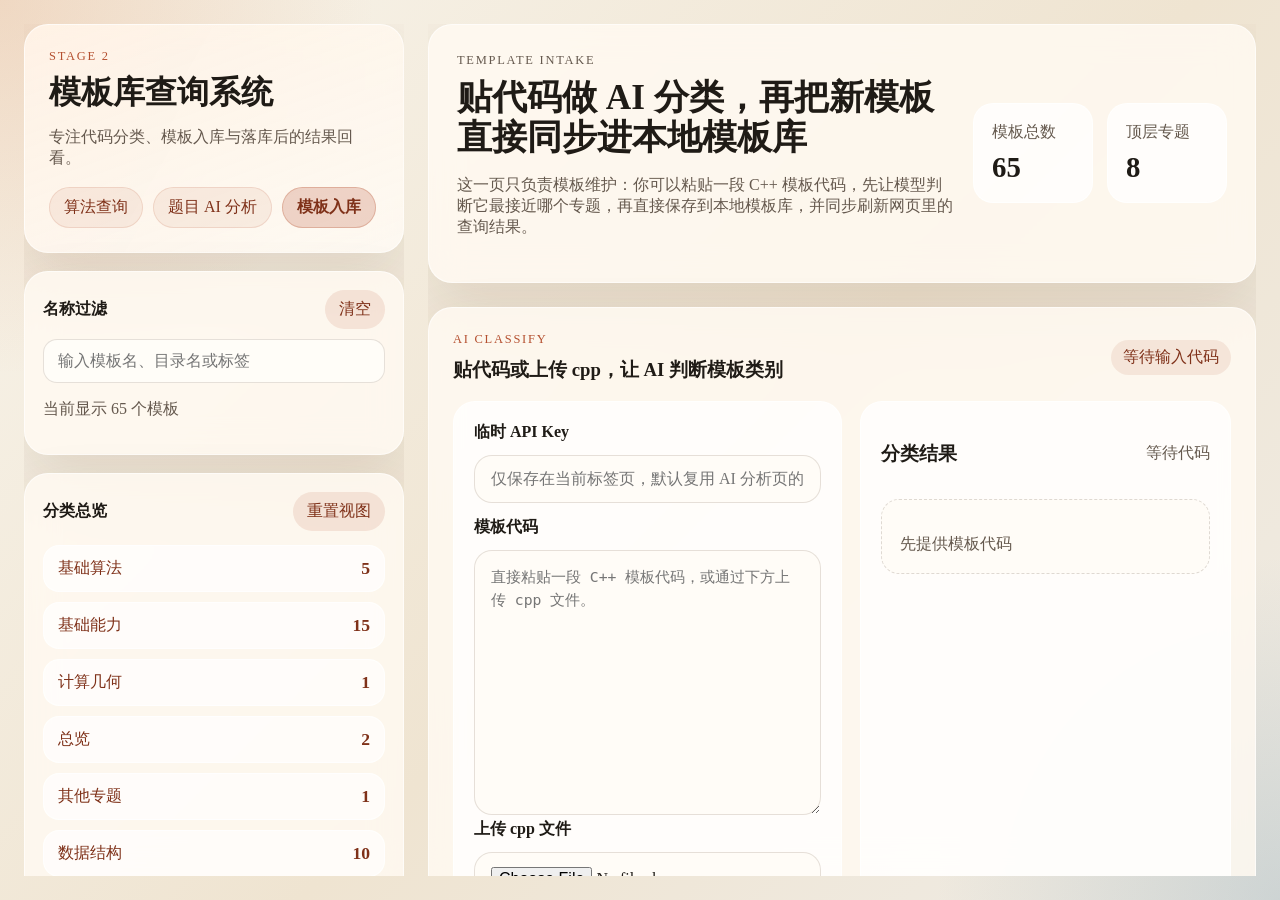
<file: web/template-maintenance.html>
<!DOCTYPE html>
<html lang="zh-CN">
  <head>
    <meta charset="UTF-8" />
    <meta name="viewport" content="width=device-width, initial-scale=1.0" />
    <meta http-equiv="Cache-Control" content="no-cache, no-store, must-revalidate" />
    <meta http-equiv="Pragma" content="no-cache" />
    <meta http-equiv="Expires" content="0" />
    <title>模板入库</title>
    <link rel="stylesheet" href="./styles.css?v=20260528-manage-page" />
  </head>
  <body data-page="template-maintenance">
    <div class="shell">
      <aside class="sidebar">
        <div class="brand">
          <p class="eyebrow">Stage 2</p>
          <h1>模板库查询系统</h1>
          <p class="subtitle">专注代码分类、模板入库与落库后的结果回看。</p>
          <div class="page-switch" aria-label="页面切换">
            <a class="page-switch-link" href="./index.html">算法查询</a>
            <a class="page-switch-link" href="./ai-analysis.html">题目 AI 分析</a>
            <a class="page-switch-link is-active" href="./template-maintenance.html">模板入库</a>
          </div>
        </div>

        <section class="panel search-panel">
          <div class="panel-title-row compact">
            <label for="keyword">名称过滤</label>
            <button id="clear-search" type="button">清空</button>
          </div>
          <input id="keyword" type="search" placeholder="输入模板名、目录名或标签" />
          <p id="result-count" class="helper"></p>
        </section>

        <section class="panel summary-panel">
          <div class="panel-title-row">
            <h2>分类总览</h2>
            <button id="reset-view" type="button">重置视图</button>
          </div>
          <div id="summary-cards" class="summary-cards"></div>
        </section>

        <section class="panel tree-panel">
          <div class="panel-title-row">
            <h2>目录树</h2>
            <button id="expand-all" type="button">全部展开</button>
          </div>
          <div id="tree-root" class="tree-root"></div>
        </section>
      </aside>

      <main class="content">
        <section class="hero">
          <div>
            <p class="eyebrow">Template Intake</p>
            <h2>贴代码做 AI 分类，再把新模板直接同步进本地模板库</h2>
            <p>
              这一页只负责模板维护：你可以粘贴一段 C++ 模板代码，先让模型判断它最接近哪个专题，再直接保存到本地模板库，并同步刷新网页里的查询结果。
            </p>
          </div>
          <div class="hero-stats">
            <div>
              <span>模板总数</span>
              <strong id="hero-total">0</strong>
            </div>
            <div>
              <span>顶层专题</span>
              <strong id="hero-categories">0</strong>
            </div>
          </div>
        </section>

        <section class="recommend-panel code-classify-panel">
          <div class="recommend-header">
            <div>
              <p class="eyebrow">AI Classify</p>
              <h3>贴代码或上传 cpp，让 AI 判断模板类别</h3>
            </div>
            <span id="classify-status" class="recommend-status">等待输入代码</span>
          </div>

          <div class="recommend-grid">
            <div class="recommend-card">
              <div class="ai-config-grid single">
                <div>
                  <label for="classify-api-key">临时 API Key</label>
                  <input id="classify-api-key" type="password" placeholder="仅保存在当前标签页，默认复用 AI 分析页的接口配置" />
                </div>
              </div>

              <div>
                <label for="classify-code-input">模板代码</label>
                <textarea
                  id="classify-code-input"
                  rows="10"
                  placeholder="直接粘贴一段 C++ 模板代码，或通过下方上传 cpp 文件。"
                ></textarea>
              </div>

              <div>
                <label for="classify-code-file">上传 cpp 文件</label>
                <input id="classify-code-file" class="file-input" type="file" accept=".cpp,.cc,.cxx,.txt,text/plain" />
              </div>

              <p class="helper">
                系统会结合本地模板目录与已有标签，让模型判断这段代码最接近哪个模板专题，并联动下方结果区与模板详情。粘贴代码或上传 cpp 文件后，仍需你手动点击“智能分类”再发起识别。
              </p>

              <div class="recommend-actions">
                <button id="run-code-classify" type="button">智能分类</button>
                <button id="clear-code-classify" type="button">清空输入</button>
              </div>

              <div class="save-template-box">
                <div class="ai-config-grid save-template-grid">
                  <div>
                    <label for="save-template-name">保存文件名</label>
                    <input id="save-template-name" type="text" placeholder="例如：新的最短路模板.cpp" />
                  </div>
                  <div>
                    <label for="save-template-path">建议存放目录</label>
                    <input id="save-template-path" type="text" list="save-template-path-options" placeholder="例如：模板库/图论/网络流" />
                    <datalist id="save-template-path-options"></datalist>
                    <p class="helper">可直接输入新目录；若目录不存在，保存时会在 模板库 内自动创建。</p>
                  </div>
                </div>

                <label class="save-template-option">
                  <input id="save-template-ai-metadata" type="checkbox" checked />
                  <span>保存后自动补一份 AI 元数据</span>
                </label>

                <div class="recommend-actions">
                  <button id="save-current-template" type="button">加入模板库</button>
                </div>

                <p id="save-template-hint" class="helper">
                  点击“加入模板库”后会自动写入本地模板文件，并同步刷新网页里的模板数据。
                </p>
              </div>
            </div>

            <div class="recommend-card result-card">
              <div class="panel-title-row">
                <h3>分类结果</h3>
                <span id="classify-count" class="helper">等待代码</span>
              </div>
              <div id="classify-summary" class="analysis-summary hidden">
                <article class="analysis-card">
                  <h4>识别分类</h4>
                  <p id="classify-category-text"></p>
                </article>
                <article class="analysis-card">
                  <h4>识别信号</h4>
                  <div id="classify-signals" class="tag-list"></div>
                </article>
                <article class="analysis-card">
                  <h4>分类备注</h4>
                  <p id="classify-caution-text"></p>
                </article>
              </div>
              <div id="classify-results" class="recommend-results">
                <div class="recommend-empty">
                  <h4>先提供模板代码</h4>
                  <p>你可以直接粘贴代码，或上传一个 cpp 文件。系统会自动定位最接近的模板类别，并联动下方模板详情。</p>
                </div>
              </div>
            </div>
          </div>
        </section>

        <section id="empty-state" class="empty-state">
          <h3>先完成一次分类，或从左侧挑一个模板</h3>
          <p>这页适合做模板入库前的定位与核对，你也可以直接通过左侧目录树浏览已有模板。</p>
        </section>

        <section id="detail-panel" class="detail-panel hidden">
          <div class="detail-header">
            <div>
              <p id="detail-breadcrumb" class="eyebrow"></p>
              <h3 id="detail-title"></h3>
            </div>
            <span id="detail-tag" class="detail-tag"></span>
          </div>

          <div class="meta-strip">
            <div class="meta-pill">
              <span>学习难度</span>
              <strong id="detail-difficulty"></strong>
            </div>
            <div class="meta-pill wide">
              <span>关键词</span>
              <div id="detail-keywords" class="tag-list"></div>
            </div>
          </div>

          <div class="detail-grid">
            <article class="detail-card">
              <h4>人工分类路径</h4>
              <p id="detail-layers"></p>
            </article>
            <article class="detail-card">
              <h4>原始文件位置</h4>
              <p id="detail-path"></p>
            </article>
            <article class="detail-card wide">
              <h4>分类说明</h4>
              <p id="detail-note"></p>
            </article>
            <article class="detail-card wide">
              <h4>适用题型</h4>
              <div id="detail-scenarios" class="tag-list"></div>
            </article>
            <article class="detail-card wide">
              <h4>识别信号</h4>
              <div id="detail-signals" class="tag-list"></div>
            </article>
            <article class="detail-card wide">
              <h4>常见风险</h4>
              <div id="detail-risks" class="tag-list"></div>
            </article>
          </div>

          <div class="code-toolbar">
            <div class="code-toolbar-title">
              <span>模板源码</span>
              <span id="code-status" class="code-status">编辑器视图</span>
            </div>
            <div class="code-actions">
              <button id="toggle-wrap" type="button">自动换行</button>
              <span id="code-meta" class="code-meta"></span>
              <button id="copy-code" type="button">复制代码</button>
            </div>
          </div>
          <pre id="code-block" class="code-block"><code id="detail-code"></code></pre>
        </section>
      </main>
    </div>

    <script src="./data/template-data.js?v=20260528-manage-page"></script>
    <script src="./app.js?v=20260602-ai-proxy"></script>
  </body>
</html>
</file>
<file: web/styles.css>
:root {
  --bg: #f3efe5;
  --panel: rgba(255, 250, 242, 0.86);
  --panel-strong: #fffdf8;
  --text: #1f1b16;
  --muted: #65594e;
  --line: rgba(98, 77, 57, 0.16);
  --accent: #b44f2f;
  --accent-soft: rgba(180, 79, 47, 0.12);
  --accent-strong: #7f3119;
  --shadow: 0 24px 60px rgba(88, 55, 29, 0.12);
  --radius: 24px;
}

* {
  box-sizing: border-box;
}

html {
  height: 100%;
}

body {
  margin: 0;
  min-height: 100vh;
  font-family: "Noto Serif SC", "Source Han Serif SC", serif;
  color: var(--text);
  background:
    radial-gradient(circle at top left, rgba(214, 133, 74, 0.25), transparent 24%),
    radial-gradient(circle at bottom right, rgba(72, 116, 138, 0.2), transparent 22%),
    linear-gradient(135deg, #f8f4eb, #efe4d1 55%, #efece6);
  overflow-x: hidden;
}

button,
input {
  font: inherit;
}

.shell {
  display: grid;
  grid-template-columns: minmax(320px, 380px) 1fr;
  gap: 24px;
  padding: 24px;
  width: 100%;
  min-height: 100vh;
}

.sidebar,
.content {
  min-width: 0;
  min-height: calc(100vh - 48px);
}

.sidebar {
  display: flex;
  flex-direction: column;
  gap: 18px;
}

.brand,
.panel,
.hero,
.recommend-panel,
.detail-panel,
.empty-state {
  background: var(--panel);
  backdrop-filter: blur(16px);
  border: 1px solid rgba(255, 255, 255, 0.6);
  border-radius: var(--radius);
  box-shadow: var(--shadow);
}

.brand {
  padding: 24px;
  background:
    linear-gradient(160deg, rgba(255, 244, 232, 0.95), rgba(255, 251, 245, 0.84)),
    linear-gradient(120deg, rgba(180, 79, 47, 0.08), transparent 55%);
}

.page-switch {
  display: flex;
  flex-wrap: wrap;
  gap: 10px;
  margin-top: 18px;
}

.page-switch-link {
  display: inline-flex;
  align-items: center;
  justify-content: center;
  padding: 9px 14px;
  border-radius: 999px;
  color: var(--accent-strong);
  background: rgba(180, 79, 47, 0.08);
  border: 1px solid rgba(180, 79, 47, 0.14);
  text-decoration: none;
  transition: transform 0.18s ease, background 0.18s ease, border-color 0.18s ease;
}

.page-switch-link:hover {
  transform: translateY(-1px);
  background: rgba(180, 79, 47, 0.14);
}

.page-switch-link.is-active {
  background: rgba(180, 79, 47, 0.22);
  border-color: rgba(180, 79, 47, 0.28);
  font-weight: 700;
}

.brand h1,
.hero h2,
#detail-title,
.empty-state h3 {
  margin: 0;
  line-height: 1.15;
}

.brand h1 {
  font-size: 2rem;
}

.subtitle,
.helper,
.hero p,
.detail-card p,
#detail-note,
#detail-path,
#detail-layers,
.empty-state p {
  color: var(--muted);
}

.eyebrow {
  margin: 0 0 10px;
  color: var(--accent);
  font-size: 0.78rem;
  letter-spacing: 0.14em;
  text-transform: uppercase;
}

.panel {
  padding: 18px;
}

.panel h2,
.detail-card h4 {
  margin: 0;
  font-size: 1rem;
}

.search-panel label {
  display: block;
  margin-bottom: 10px;
  font-weight: 700;
}

.search-panel input {
  width: 100%;
  padding: 12px 14px;
  border-radius: 14px;
  border: 1px solid var(--line);
  background: var(--panel-strong);
  outline: none;
}

.search-panel input:focus {
  border-color: rgba(180, 79, 47, 0.45);
  box-shadow: 0 0 0 4px rgba(180, 79, 47, 0.08);
}

.panel-title-row,
.detail-header,
.code-toolbar,
.summary-card,
.tree-leaf,
.tree-branch-header,
.hero {
  display: flex;
  align-items: center;
  justify-content: space-between;
}

.panel-title-row {
  margin-bottom: 14px;
}

.panel-title-row.compact {
  margin-bottom: 10px;
}

.panel-title-row.compact label {
  margin: 0;
}

button {
  border: none;
  border-radius: 999px;
  padding: 9px 14px;
  background: var(--accent-soft);
  color: var(--accent-strong);
  cursor: pointer;
  transition: transform 0.18s ease, background 0.18s ease;
}

button:hover {
  transform: translateY(-1px);
  background: rgba(180, 79, 47, 0.18);
}

button.is-danger {
  background: rgba(179, 72, 72, 0.18);
  color: #7d1e1e;
}

button.is-danger:hover {
  background: rgba(179, 72, 72, 0.28);
}

.summary-cards {
  display: grid;
  gap: 10px;
}

.quick-filter-root {
  display: flex;
  flex-wrap: wrap;
  gap: 10px;
}

.quick-filter-chip {
  padding: 8px 12px;
  border-radius: 999px;
  background: rgba(255, 255, 255, 0.7);
  border: 1px solid rgba(180, 79, 47, 0.12);
  color: var(--accent-strong);
}

.quick-filter-chip.is-active {
  background: rgba(180, 79, 47, 0.2);
  border-color: rgba(180, 79, 47, 0.24);
  font-weight: 700;
}

.recent-root {
  display: grid;
  gap: 10px;
}

.recent-item {
  width: 100%;
  display: grid;
  gap: 6px;
  padding: 12px 14px;
  border-radius: 16px;
  background: rgba(255, 255, 255, 0.7);
  border: 1px solid rgba(255, 255, 255, 0.72);
  text-align: left;
}

.recent-item strong {
  font-size: 0.98rem;
}

.recent-item span,
.recent-item small,
.recent-empty p {
  color: var(--muted);
}

.recent-item.active {
  background: rgba(180, 79, 47, 0.14);
  border-color: rgba(180, 79, 47, 0.18);
}

.recent-empty {
  padding: 14px;
  border-radius: 16px;
  background: rgba(255, 252, 247, 0.78);
  border: 1px dashed rgba(98, 77, 57, 0.18);
}

.recent-empty p {
  margin: 0;
}

.summary-card {
  padding: 12px 14px;
  border-radius: 16px;
  background: rgba(255, 255, 255, 0.68);
  border: 1px solid rgba(255, 255, 255, 0.7);
}

.summary-card strong {
  font-size: 1.1rem;
}

.summary-card span {
  text-align: left;
}

.tree-root {
  display: grid;
  gap: 10px;
}

.tree-node {
  border: 1px solid rgba(103, 80, 58, 0.12);
  border-radius: 18px;
  background: rgba(255, 255, 255, 0.54);
  overflow: hidden;
}

.tree-branch-header,
.tree-leaf {
  width: 100%;
  padding: 12px 14px;
  background: transparent;
  text-align: left;
  border-radius: 0;
}

.tree-branch-header.active,
.tree-leaf.active {
  background: rgba(180, 79, 47, 0.12);
}

.tree-node-children {
  display: grid;
  gap: 8px;
  padding: 0 10px 10px;
}

.tree-leaf {
  border-radius: 14px;
  border: 1px solid transparent;
}

.tree-leaf small,
.tree-branch-header small {
  color: var(--muted);
}

.content {
  display: flex;
  flex-direction: column;
  gap: 24px;
}

.hero,
.recommend-panel,
.detail-panel,
.empty-state,
.recommend-card,
.result-card,
.analysis-summary,
.recommend-results,
.detail-grid,
.meta-strip,
.code-toolbar,
.code-toolbar-title,
.code-actions,
.recommend-header,
.recommend-main,
.analysis-card,
.recommend-item,
.detail-card,
.tag-list,
.code-block,
.code-line,
.line-content {
  min-width: 0;
}

.hero {
  gap: 18px;
  padding: 28px;
}

.recommend-panel {
  padding: 24px;
}

.code-classify-panel textarea {
  min-height: 240px;
  font-family: "SFMono-Regular", "Consolas", monospace;
  font-size: 0.92rem;
}

.save-template-box {
  display: grid;
  gap: 12px;
  margin-top: 18px;
  padding-top: 18px;
  border-top: 1px dashed rgba(98, 77, 57, 0.18);
}

.save-template-grid {
  margin-bottom: 0;
}

#save-template-path {
  color: var(--muted);
}

#save-template-path[list]::-webkit-calendar-picker-indicator {
  opacity: 0.6;
}

.save-template-option {
  display: inline-flex;
  align-items: center;
  gap: 10px;
  color: var(--text);
  font-weight: 700;
}

.save-template-option input {
  width: auto;
  margin: 0;
}

.classify-result-main {
  display: grid;
  gap: 8px;
}

.classify-result-main strong {
  font-size: 1rem;
}

.classify-result-main span,
.classify-result-main small {
  color: var(--muted);
}

.recommend-header {
  display: flex;
  align-items: center;
  justify-content: space-between;
  gap: 16px;
  margin-bottom: 18px;
}

.recommend-header h3,
.recommend-empty h4 {
  margin: 0;
}

.recommend-status {
  display: inline-flex;
  align-items: center;
  padding: 7px 12px;
  border-radius: 999px;
  background: rgba(180, 79, 47, 0.1);
  color: var(--accent-strong);
}

.recommend-grid {
  display: grid;
  grid-template-columns: minmax(0, 1.05fr) minmax(0, 1fr);
  gap: 18px;
}

.ai-config-grid {
  display: grid;
  grid-template-columns: repeat(2, minmax(0, 1fr));
  gap: 14px;
  margin-bottom: 14px;
}

.ai-config-grid.single {
  grid-template-columns: 1fr;
}

.input-with-reset {
  display: flex;
  gap: 10px;
  align-items: center;
}

.input-with-reset input {
  flex: 1;
  margin-bottom: 0;
}

.inline-reset-btn {
  flex-shrink: 0;
  width: 40px;
  height: 40px;
  padding: 0;
  display: inline-flex;
  align-items: center;
  justify-content: center;
  font-size: 1.1rem;
  font-weight: 500;
  color: #5a4a36;
  background: linear-gradient(135deg, rgba(214, 177, 120, 0.28), rgba(184, 139, 71, 0.18));
  border: 1px solid rgba(184, 139, 71, 0.32);
  border-radius: 50%;
  cursor: pointer;
  user-select: none;
  transition: background 0.2s, color 0.2s, border-color 0.2s, box-shadow 0.2s, transform 0.15s;
  box-shadow: 0 1px 4px rgba(120, 85, 45, 0.08);
  line-height: 1;
}

.inline-reset-btn:hover {
  background: linear-gradient(135deg, rgba(214, 177, 120, 0.42), rgba(184, 139, 71, 0.28));
  color: var(--accent-strong);
  border-color: rgba(180, 79, 47, 0.36);
  box-shadow: 0 2px 10px rgba(180, 79, 47, 0.12);
  transform: translateY(-1px);
}

.inline-reset-btn:active {
  transform: translateY(0) scale(0.96);
  box-shadow: 0 1px 4px rgba(120, 85, 45, 0.08);
  transition: none;
}

.recommend-card {
  padding: 20px;
  border-radius: 22px;
  background: rgba(255, 255, 255, 0.72);
  border: 1px solid rgba(255, 255, 255, 0.78);
}

.recommend-card label {
  display: block;
  margin-bottom: 12px;
  font-weight: 700;
}

.recommend-card textarea,
.recommend-card input {
  width: 100%;
  padding: 14px 16px;
  border-radius: 18px;
  border: 1px solid var(--line);
  background: rgba(255, 252, 247, 0.96);
  outline: none;
}

.recommend-card textarea {
  min-height: 108px;
  resize: vertical;
  line-height: 1.6;
}

.recommend-card textarea:focus,
.recommend-card input:focus {
  border-color: rgba(180, 79, 47, 0.45);
  box-shadow: 0 0 0 4px rgba(180, 79, 47, 0.08);
}

.recommend-actions,
.recommend-reasons {
  display: flex;
  flex-wrap: wrap;
  gap: 10px;
}

.file-input {
  cursor: pointer;
}

.paste-target {
  display: grid;
  gap: 8px;
  padding: 18px;
  margin-top: 2px;
  border-radius: 20px;
  border: 1px dashed rgba(180, 79, 47, 0.32);
  background: rgba(255, 248, 241, 0.92);
  color: var(--accent-strong);
  cursor: pointer;
  transition: border-color 0.18s ease, background 0.18s ease, transform 0.18s ease, box-shadow 0.18s ease;
}

.paste-target strong {
  font-size: 1rem;
}

.paste-target span {
  color: var(--muted);
  line-height: 1.6;
}

.paste-target:hover,
.paste-target:focus-visible {
  outline: none;
  transform: translateY(-1px);
  border-color: rgba(180, 79, 47, 0.54);
  background: rgba(255, 252, 247, 0.98);
  box-shadow: 0 0 0 4px rgba(180, 79, 47, 0.08);
}

.image-preview-shell {
  margin-top: 14px;
  overflow: hidden;
  border-radius: 20px;
  border: 1px solid rgba(103, 80, 58, 0.14);
  background: rgba(255, 255, 255, 0.55);
}

.image-preview-shell img {
  display: block;
  width: 100%;
  max-height: 320px;
  object-fit: contain;
  background: rgba(255, 252, 247, 0.94);
}

.recommend-actions {
  margin-top: 18px;
}

.result-card {
  display: flex;
  flex-direction: column;
}

.recommend-results {
  display: grid;
  gap: 12px;
}

.analysis-summary {
  display: grid;
  gap: 12px;
  margin-bottom: 14px;
}

.analysis-card {
  padding: 16px;
  border-radius: 18px;
  background: rgba(255, 252, 247, 0.88);
  border: 1px solid rgba(103, 80, 58, 0.1);
}

.analysis-card h4 {
  margin: 0 0 10px;
}

.analysis-card p {
  margin: 0;
  color: var(--muted);
  line-height: 1.6;
}

.explain-panel {
  margin-bottom: 24px;
  padding: 22px;
  border-radius: 22px;
  background: rgba(255, 252, 247, 0.82);
  border: 1px solid rgba(103, 80, 58, 0.12);
}

.explain-header {
  display: flex;
  align-items: center;
  justify-content: space-between;
  gap: 16px;
}

.explain-header h4 {
  margin: 0;
}

.explain-body {
  display: grid;
  gap: 14px;
  margin-top: 18px;
}

.explain-config-row {
  display: grid;
  grid-template-columns: minmax(0, 1fr) auto;
  gap: 14px;
  align-items: end;
}

.explain-key-field label {
  display: block;
  margin-bottom: 10px;
  font-weight: 700;
}

.explain-key-field input {
  width: 100%;
  padding: 14px 16px;
  border-radius: 18px;
  border: 1px solid var(--line);
  background: rgba(255, 252, 247, 0.96);
  outline: none;
}

.explain-key-field input:focus {
  border-color: rgba(180, 79, 47, 0.45);
  box-shadow: 0 0 0 4px rgba(180, 79, 47, 0.08);
}

.explain-result {
  display: grid;
  grid-template-columns: repeat(2, minmax(0, 1fr));
  gap: 12px;
}

.explain-result .analysis-card:nth-child(1),
.explain-result .analysis-card:nth-child(2) {
  grid-column: 1 / -1;
}

.recommend-empty {
  padding: 18px;
  border-radius: 18px;
  background: rgba(255, 252, 247, 0.85);
  border: 1px dashed rgba(98, 77, 57, 0.2);
}

.recommend-empty p {
  margin-bottom: 0;
  color: var(--muted);
}

.recommend-item {
  display: grid;
  grid-template-columns: 76px 1fr;
  gap: 14px;
  align-items: start;
  padding: 16px;
  border-radius: 18px;
  background: rgba(255, 250, 242, 0.84);
  border: 1px solid rgba(103, 80, 58, 0.12);
  text-align: left;
}

.recommend-rank {
  display: inline-flex;
  justify-content: center;
  align-items: center;
  padding: 8px 10px;
  border-radius: 999px;
  background: rgba(180, 79, 47, 0.12);
  color: var(--accent-strong);
  font-size: 0.88rem;
}

.recommend-main {
  display: flex;
  align-items: baseline;
  justify-content: space-between;
  gap: 14px;
}

.recommend-main strong {
  font-size: 1rem;
}

.recommend-main span,
.recommend-score {
  color: var(--muted);
  font-size: 0.92rem;
}

.recommend-body {
  display: grid;
  gap: 10px;
}

.reason-pill {
  display: inline-flex;
  align-items: center;
  padding: 6px 10px;
  border-radius: 999px;
  background: rgba(72, 116, 138, 0.08);
  color: #2f5a6f;
}

.hero h2 {
  margin-bottom: 12px;
  font-size: 2.2rem;
}

.hero-stats {
  display: grid;
  grid-template-columns: repeat(2, minmax(120px, 1fr));
  gap: 14px;
}

.hero-stats div,
.detail-card {
  padding: 18px;
  border-radius: 20px;
  background: rgba(255, 255, 255, 0.72);
  border: 1px solid rgba(255, 255, 255, 0.7);
}

.hero-stats span {
  display: block;
  color: var(--muted);
  margin-bottom: 8px;
}

.hero-stats strong {
  font-size: 1.8rem;
}

.empty-state,
.detail-panel {
  padding: 28px;
}

.hidden {
  display: none;
}

.detail-header-actions {
  display: inline-flex;
  align-items: center;
  gap: 10px;
  flex-wrap: wrap;
}

.detail-action-status {
  margin: 14px 0 0;
}

.detail-tag {
  padding: 8px 12px;
  border-radius: 999px;
  background: var(--accent-soft);
  color: var(--accent-strong);
}

.meta-strip {
  display: grid;
  grid-template-columns: 220px 1fr;
  gap: 14px;
  margin: 18px 0 0;
}

.meta-pill {
  padding: 16px 18px;
  border-radius: 20px;
  background: rgba(255, 255, 255, 0.72);
  border: 1px solid rgba(255, 255, 255, 0.7);
}

.meta-pill span {
  display: block;
  margin-bottom: 10px;
  color: var(--muted);
}

.meta-pill strong {
  font-size: 1.15rem;
}

.meta-pill.wide {
  display: flex;
  flex-direction: column;
}

.tag-list {
  display: flex;
  flex-wrap: wrap;
  gap: 8px;
}

.tag-item {
  display: inline-flex;
  align-items: center;
  padding: 7px 12px;
  border-radius: 999px;
  background: rgba(180, 79, 47, 0.09);
  color: var(--accent-strong);
  border: 1px solid rgba(180, 79, 47, 0.12);
  line-height: 1.35;
}

.detail-grid {
  display: grid;
  grid-template-columns: repeat(2, minmax(0, 1fr));
  gap: 14px;
  margin: 18px 0 24px;
}

.detail-card.wide {
  grid-column: 1 / -1;
}

.code-toolbar {
  position: sticky;
  top: 16px;
  z-index: 3;
  margin-bottom: 12px;
  padding: 12px 14px;
  border-radius: 18px;
  background: rgba(255, 250, 242, 0.82);
  backdrop-filter: blur(12px);
  border: 1px solid rgba(255, 255, 255, 0.75);
  box-shadow: 0 14px 34px rgba(88, 55, 29, 0.08);
}

.code-toolbar-title {
  display: flex;
  align-items: center;
  gap: 10px;
}

.code-status {
  display: inline-flex;
  align-items: center;
  padding: 5px 10px;
  border-radius: 999px;
  background: rgba(180, 79, 47, 0.08);
  color: var(--accent-strong);
  font-size: 0.85rem;
}

.code-toolbar button:disabled {
  opacity: 0.45;
  cursor: default;
  transform: none;
}

.code-toolbar button.is-active {
  background: rgba(180, 79, 47, 0.2);
}

.code-toolbar button.is-success {
  background: rgba(78, 145, 103, 0.2);
  color: #275b36;
}

button.is-danger {
  background: rgba(179, 72, 72, 0.2);
  color: #7d1e1e;
}

#toggle-favorite.is-favorite {
  background: rgba(215, 157, 52, 0.24);
  color: #7f5a12;
}

.code-toolbar {
  margin-bottom: 12px;
}

.action-toast {
  position: fixed;
  right: 24px;
  bottom: 24px;
  z-index: 40;
  max-width: min(360px, calc(100vw - 32px));
  padding: 12px 16px;
  border-radius: 16px;
  background: rgba(78, 145, 103, 0.94);
  color: #f6fff8;
  box-shadow: 0 18px 40px rgba(39, 91, 54, 0.22);
  opacity: 0;
  transform: translateY(12px);
  transition: opacity 0.18s ease, transform 0.18s ease;
  pointer-events: none;
}

.action-toast.is-visible {
  opacity: 1;
  transform: translateY(0);
}

.code-actions {
  display: inline-flex;
  align-items: center;
  gap: 10px;
}

.code-meta {
  color: var(--muted);
  font-size: 0.92rem;
}

.code-block {
  margin: 0;
  padding: 18px 0;
  max-height: 70vh;
  overflow: auto;
  border-radius: 22px;
  background:
    linear-gradient(180deg, rgba(34, 27, 21, 0.98), rgba(20, 17, 14, 0.98)),
    linear-gradient(90deg, rgba(116, 89, 64, 0.1), transparent 30%);
  color: #f8efe2;
  line-height: 1.55;
  border: 1px solid rgba(255, 255, 255, 0.08);
  box-shadow: inset 0 1px 0 rgba(255, 255, 255, 0.05);
}

.code-block.is-wrapped .line-content {
  white-space: pre-wrap;
  word-break: break-word;
  overflow-wrap: anywhere;
}

.code-block code {
  display: block;
  font-family: "SFMono-Regular", "Consolas", monospace;
  white-space: pre;
}

.code-line {
  display: grid;
  grid-template-columns: 64px 1fr;
  align-items: start;
}

.code-line:hover {
  background: rgba(255, 255, 255, 0.035);
}

.line-number {
  user-select: none;
  padding: 0 14px 0 18px;
  text-align: right;
  color: rgba(212, 191, 171, 0.42);
  border-right: 1px solid rgba(255, 255, 255, 0.08);
}

.line-content {
  display: block;
  padding: 0 22px;
  white-space: pre;
  overflow-wrap: normal;
}

@media (min-width: 1121px) {
  body {
    overflow: hidden;
  }

  .shell {
    height: 100vh;
    overflow: hidden;
  }

  .sidebar,
  .content {
    overflow-y: auto;
    overflow-x: hidden;
  }
}

.token.comment {
  color: #7f9681;
}

.token.string {
  color: #d8c26f;
}

.token.keyword {
  color: #f28b73;
}

.token.type {
  color: #7dcfff;
}

.token.function {
  color: #8bd5ca;
}

.token.number {
  color: #f5a97f;
}

.token.preprocessor {
  color: #c6a0f6;
}

.token.literal {
  color: #eed49f;
}

@media (max-width: 1120px) {
  .shell {
    grid-template-columns: 1fr;
  }

  .sidebar,
  .content {
    min-height: auto;
  }

  .hero {
    flex-direction: column;
    align-items: flex-start;
  }

  .recommend-grid {
    grid-template-columns: 1fr;
  }

  .explain-config-row,
  .explain-result {
    grid-template-columns: 1fr;
  }

  .ai-config-grid {
    grid-template-columns: 1fr;
  }
}

@media (max-width: 720px) {
  .shell {
    padding: 14px;
    gap: 14px;
  }

  .brand,
  .panel,
  .hero,
  .detail-panel,
  .empty-state {
    border-radius: 20px;
  }

  .hero h2 {
    font-size: 1.7rem;
  }

  .detail-grid,
  .meta-strip,
  .hero-stats,
  .recommend-item {
    grid-template-columns: 1fr;
  }

  .code-toolbar,
  .code-actions,
  .code-toolbar-title,
  .recommend-actions,
  .recommend-main,
  .recommend-header {
    flex-wrap: wrap;
  }
}

/* ===== 自动补全下拉 ===== */
.autocomplete-wrapper {
  position: relative;
}

.autocomplete-dropdown {
  position: absolute;
  top: 100%;
  left: 0;
  right: 0;
  max-height: 240px;
  overflow-y: auto;
  background: var(--panel-strong);
  border: 1px solid var(--line);
  border-radius: 12px;
  box-shadow: var(--shadow);
  z-index: 100;
  margin-top: 4px;
}

.autocomplete-dropdown.hidden {
  display: none;
}

.autocomplete-item {
  padding: 10px 14px;
  cursor: pointer;
  display: flex;
  flex-direction: column;
  gap: 2px;
  border-bottom: 1px solid var(--line);
}

.autocomplete-item:last-child {
  border-bottom: none;
}

.autocomplete-item:hover,
.autocomplete-item:focus {
  background: var(--accent-soft);
}

.autocomplete-item strong {
  color: var(--text);
  font-size: 0.95rem;
}

.autocomplete-item span {
  color: var(--muted);
  font-size: 0.82rem;
}

/* ===== 学习诊断面板 ===== */
.diagnosis-panel {
  background: var(--panel-strong);
  border-radius: var(--radius);
  box-shadow: var(--shadow);
  padding: 28px;
  margin-bottom: 24px;
}

.diagnosis-header {
  display: flex;
  align-items: flex-start;
  justify-content: space-between;
  margin-bottom: 20px;
  gap: 16px;
}

.diagnosis-header h3 {
  margin: 0 0 4px 0;
}

.diagnosis-header-actions {
  display: flex;
  gap: 10px;
  align-items: center;
  flex-wrap: wrap;
}

.diagnosis-header-actions button {
  padding: 8px 18px;
  background: var(--accent);
  color: #fff;
  border: none;
  border-radius: 10px;
  cursor: pointer;
  font-size: 0.9rem;
  transition: background 0.15s;
}

.diagnosis-header-actions button:hover {
  background: var(--accent-strong);
}

.diagnosis-header-actions button:last-child {
  background: transparent;
  color: var(--muted);
  border: 1px solid var(--line);
}

.diagnosis-header-actions button:last-child:hover {
  background: var(--accent-soft);
  color: var(--accent);
}

.diagnosis-empty {
  color: var(--muted);
  padding: 16px 0;
}

.diagnosis-summary.hidden {
  display: none;
}

.diagnosis-stats {
  display: grid;
  grid-template-columns: repeat(4, 1fr);
  gap: 14px;
  margin-bottom: 24px;
}

.diagnosis-stat-card {
  background: var(--bg);
  border-radius: 16px;
  padding: 18px;
  text-align: center;
}

.diagnosis-stat-card strong {
  display: block;
  font-size: 2rem;
  color: var(--accent);
  margin-bottom: 4px;
}

.diagnosis-stat-card span {
  color: var(--muted);
  font-size: 0.85rem;
}

.diagnosis-categories {
  display: grid;
  grid-template-columns: repeat(auto-fill, minmax(200px, 1fr));
  gap: 12px;
  margin-bottom: 24px;
}

.diagnosis-category-card {
  background: var(--bg);
  border-radius: 14px;
  padding: 14px 16px;
}

.diag-category-header {
  display: flex;
  justify-content: space-between;
  align-items: center;
  margin-bottom: 8px;
}

.diag-category-rate {
  font-weight: 700;
  font-size: 0.95rem;
  padding: 2px 10px;
  border-radius: 8px;
}

.diag-category-rate.diag-strong {
  color: #1a7a3a;
  background: rgba(26, 122, 58, 0.12);
}

.diag-category-rate.diag-moderate {
  color: #b87a14;
  background: rgba(184, 122, 20, 0.12);
}

.diag-category-rate.diag-weak {
  color: #b44f2f;
  background: var(--accent-soft);
}

.diag-category-bar {
  height: 6px;
  background: var(--line);
  border-radius: 3px;
  overflow: hidden;
  margin-bottom: 6px;
}

.diag-category-fill {
  height: 100%;
  border-radius: 3px;
  transition: width 0.4s ease;
}

.diag-category-fill.diag-strong {
  background: #1a7a3a;
}

.diag-category-fill.diag-moderate {
  background: #b87a14;
}

.diag-category-fill.diag-weak {
  background: var(--accent);
}

.diag-category-card small {
  color: var(--muted);
  font-size: 0.8rem;
}

.diagnosis-history-list {
  display: flex;
  flex-direction: column;
  gap: 8px;
}

.diagnosis-history-item {
  display: flex;
  align-items: flex-start;
  gap: 12px;
  padding: 12px 14px;
  border-radius: 12px;
  background: var(--bg);
  border-left: 4px solid var(--line);
}

.diagnosis-history-item.is-correct {
  border-left-color: #1a7a3a;
  background: rgba(26, 122, 58, 0.04);
}

.diagnosis-history-item.is-wrong {
  border-left-color: var(--accent);
  background: var(--accent-soft);
}

.diag-history-status {
  font-weight: 700;
  font-size: 0.9rem;
  white-space: nowrap;
  padding-top: 2px;
}

.diagnosis-history-item.is-correct .diag-history-status {
  color: #1a7a3a;
}

.diagnosis-history-item.is-wrong .diag-history-status {
  color: var(--accent);
}

.diag-history-body {
  flex: 1;
  display: flex;
  flex-direction: column;
  gap: 2px;
  font-size: 0.88rem;
}

.diag-history-body span {
  color: var(--text);
}

.diag-history-body strong {
  color: var(--accent);
}

.diagnosis-history-item small {
  color: var(--muted);
  font-size: 0.78rem;
  white-space: nowrap;
}

@media (max-width: 960px) {
  .diagnosis-stats {
    grid-template-columns: repeat(2, 1fr);
  }

  .diagnosis-categories {
    grid-template-columns: 1fr;
  }

  .diagnosis-header {
    flex-direction: column;
  }

  .diagnosis-history-item {
    flex-direction: column;
    gap: 6px;
  }

  .diagnosis-history-item small {
    white-space: normal;
  }
}

/* ===== AI 深度诊断报告 ===== */
.diagnosis-ai-report-shell {
  background: var(--bg);
  border-radius: 18px;
  padding: 20px;
  margin-bottom: 20px;
  border: 1px solid var(--line);
}

.diagnosis-ai-report-shell.hidden {
  display: none;
}

.diagnosis-ai-report-content {
  line-height: 1.8;
  color: var(--text);
  margin: 16px 0;
  padding: 16px;
  background: var(--panel-strong);
  border-radius: 14px;
  border: 1px solid rgba(255, 255, 255, 0.7);
}

.diagnosis-ai-report-content h4 {
  margin: 18px 0 8px;
  font-size: 1.05rem;
  color: var(--accent);
}

.diagnosis-ai-report-content h4:first-child {
  margin-top: 0;
}

.diagnosis-ai-report-content p {
  margin: 8px 0;
  color: var(--text);
}

.diagnosis-ai-report-content strong {
  color: var(--accent-strong);
}

.diagnosis-ai-report-actions {
  display: flex;
  gap: 10px;
  margin-top: 12px;
}

.diagnosis-ai-report-actions button {
  padding: 8px 16px;
  background: var(--accent-soft);
  color: var(--accent-strong);
  border: 1px solid rgba(180, 79, 47, 0.16);
  border-radius: 10px;
  cursor: pointer;
  font-size: 0.88rem;
  transition: background 0.15s;
}

.diagnosis-ai-report-actions button:hover {
  background: rgba(180, 79, 47, 0.2);
}

/* ===== 历史记录单项删除 ===== */
.diag-history-meta {
  display: flex;
  align-items: center;
  gap: 12px;
  margin-top: 4px;
}

.diag-history-delete {
  padding: 3px 10px;
  font-size: 0.78rem;
  border: 1px solid rgba(179, 72, 72, 0.28);
  border-radius: 8px;
  background: rgba(179, 72, 72, 0.08);
  color: #8b2a2a;
  cursor: pointer;
  transition: background 0.15s, border-color 0.15s;
}

.diag-history-delete:hover {
  background: rgba(179, 72, 72, 0.18);
  border-color: rgba(179, 72, 72, 0.4);
}

.diag-history-toggle {
  display: block;
  width: 100%;
  margin-top: 12px;
  padding: 10px 0;
  text-align: center;
  font-size: 0.88rem;
  background: var(--accent-soft);
  color: var(--accent-strong);
  border: 1px solid rgba(180, 79, 47, 0.14);
  border-radius: 10px;
  cursor: pointer;
  transition: background 0.15s;
}

.diag-history-toggle:hover {
  background: rgba(180, 79, 47, 0.2);
}
</file>
